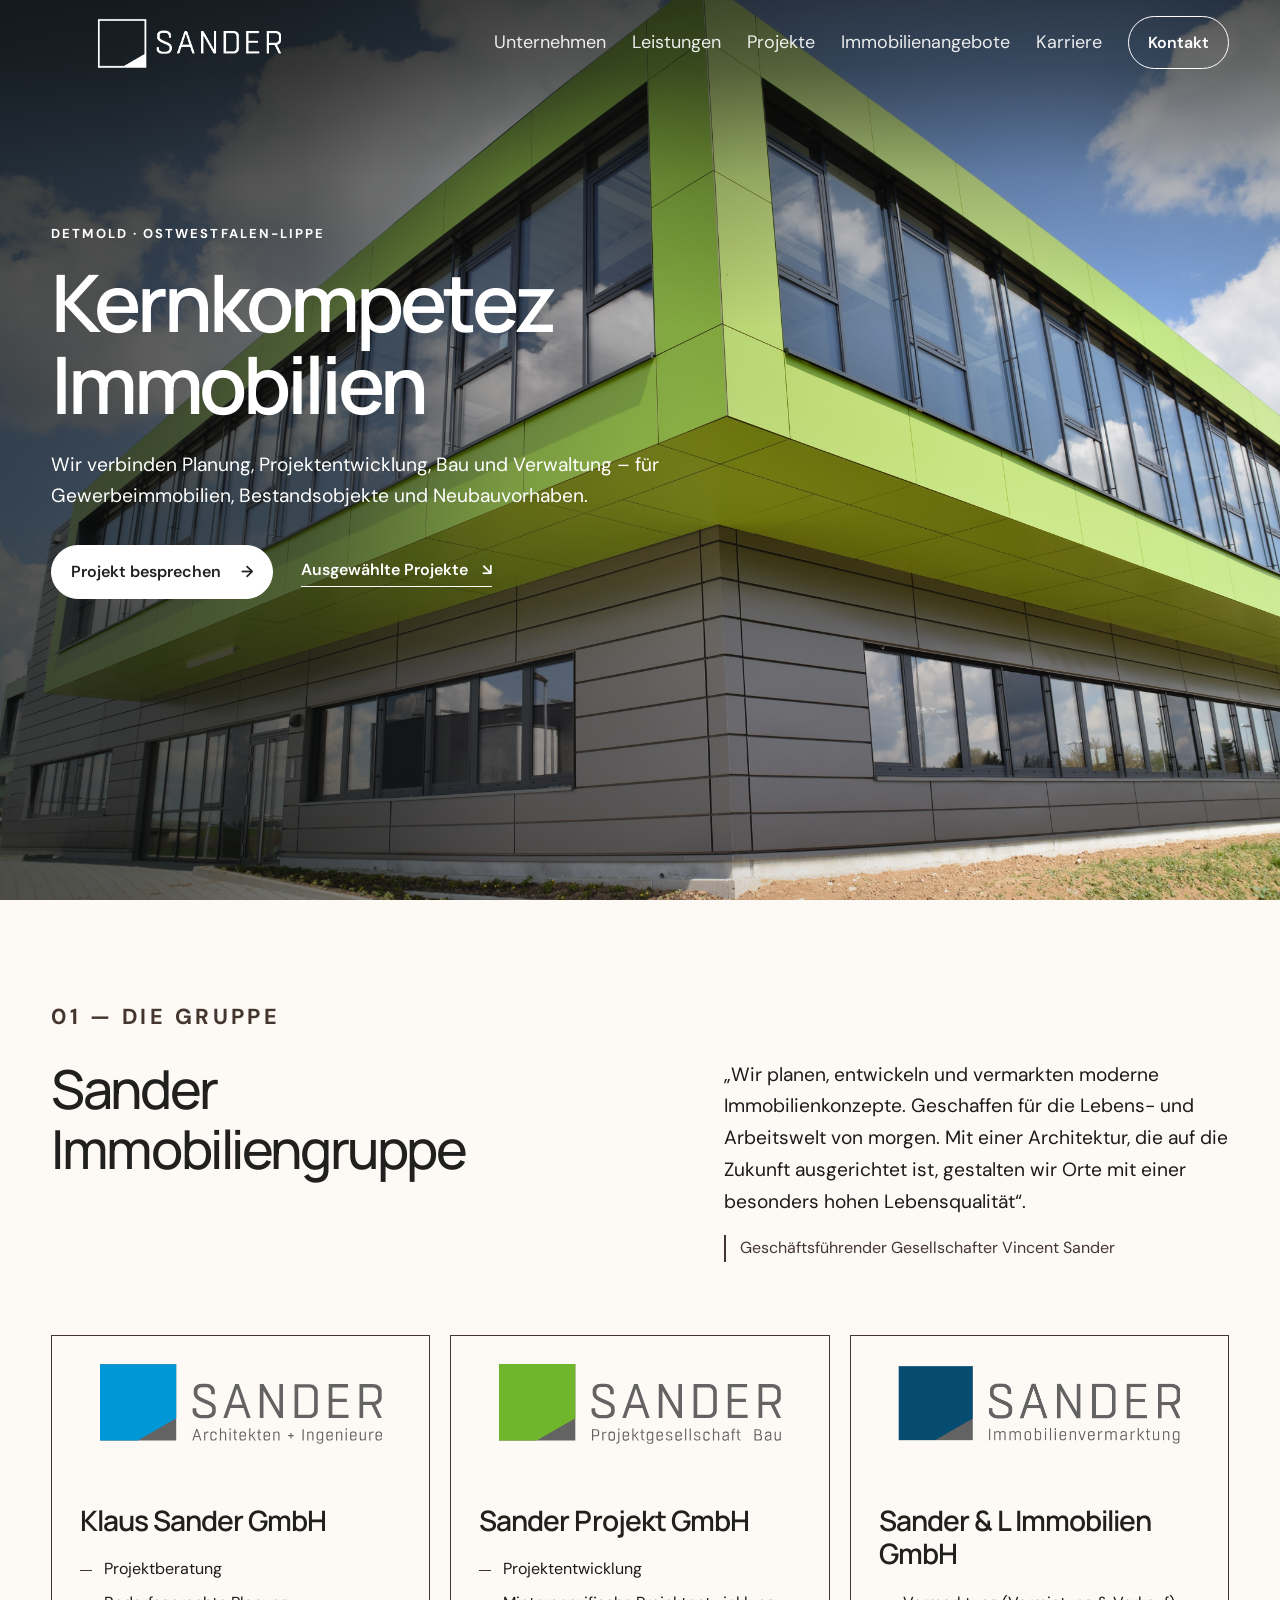
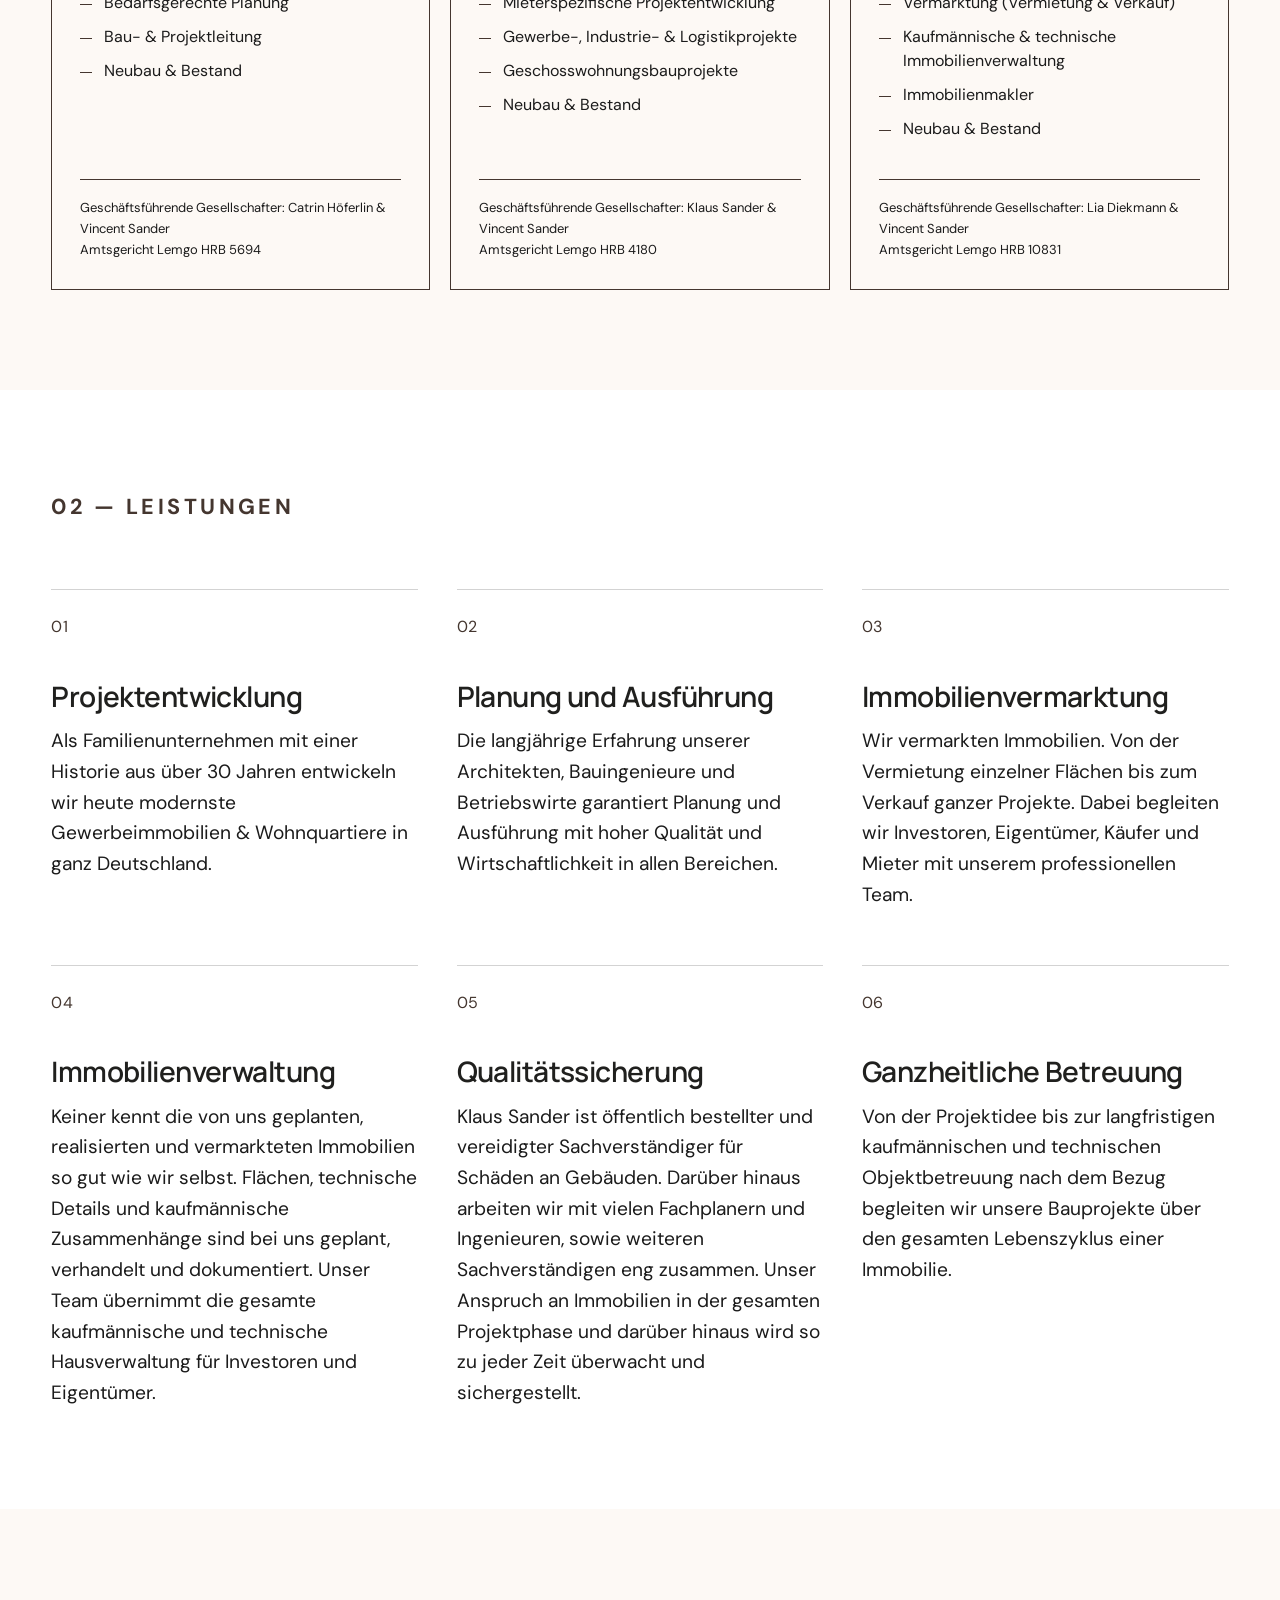
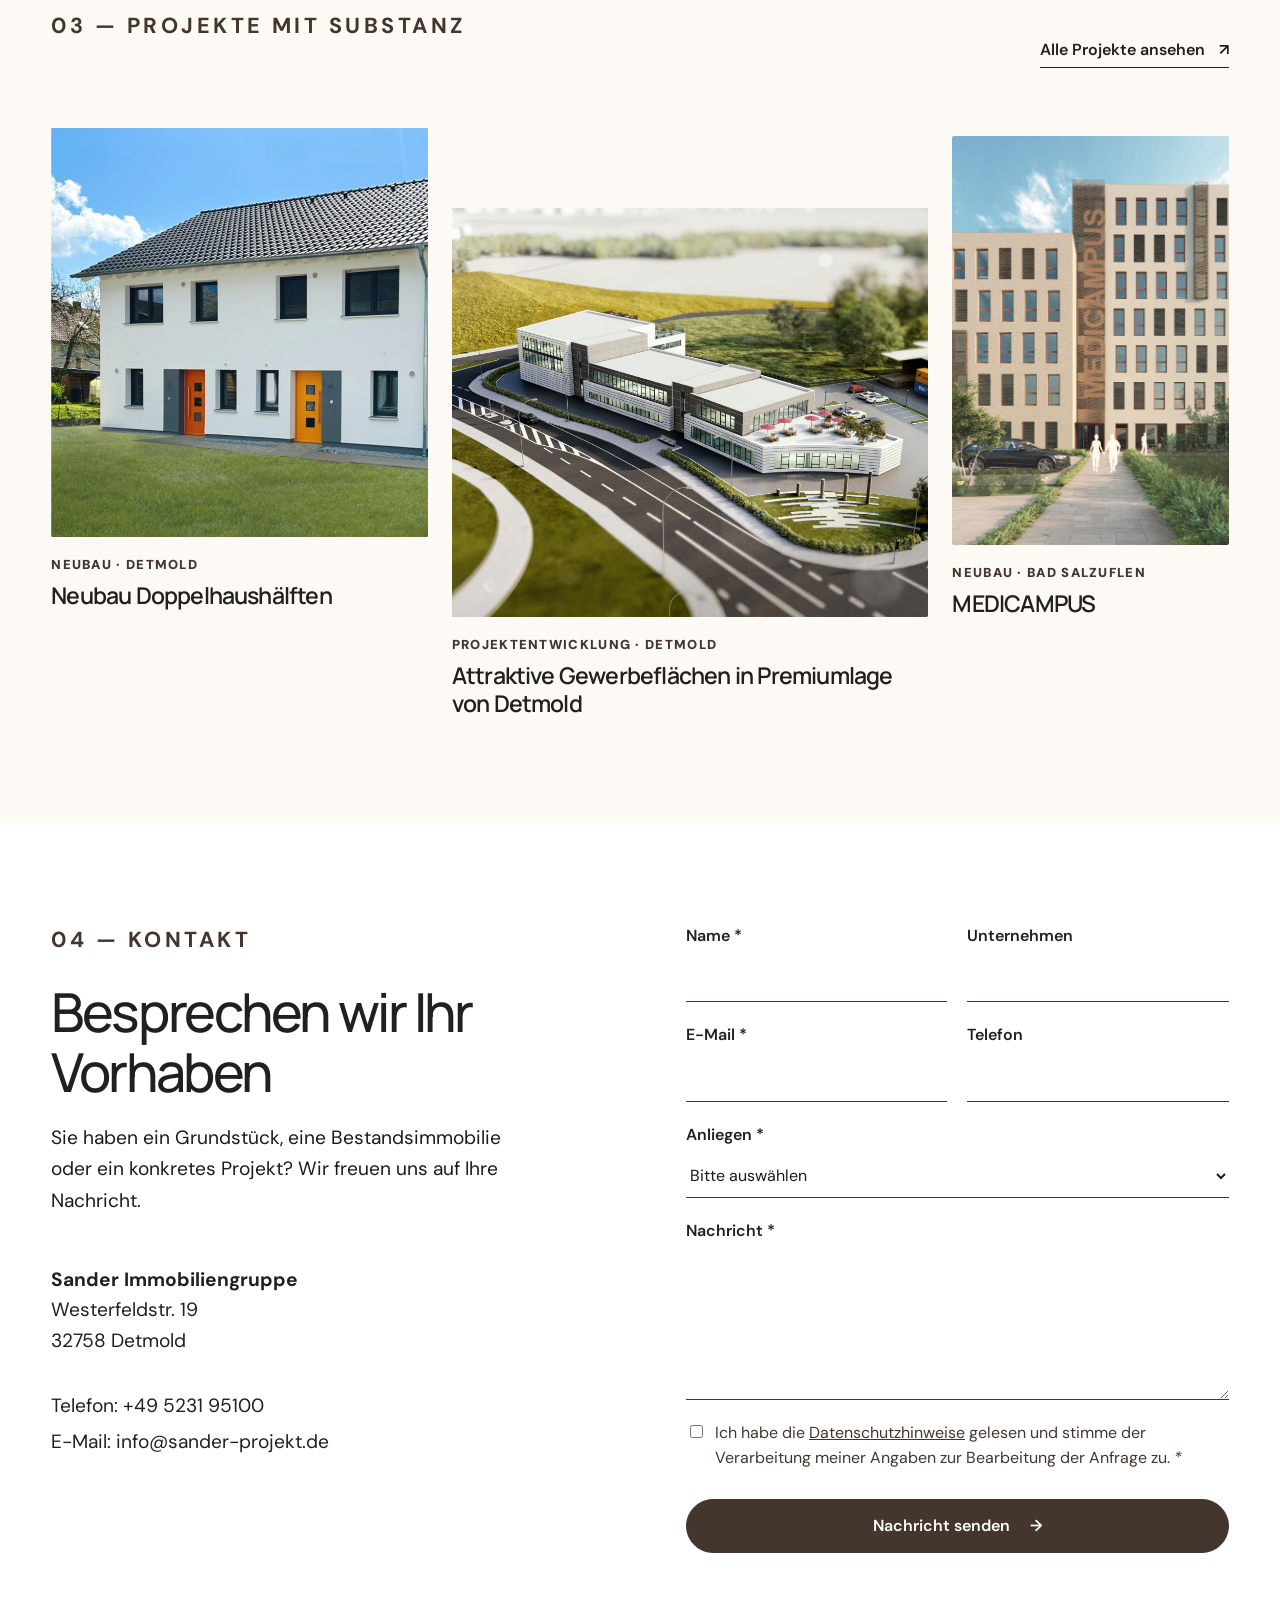
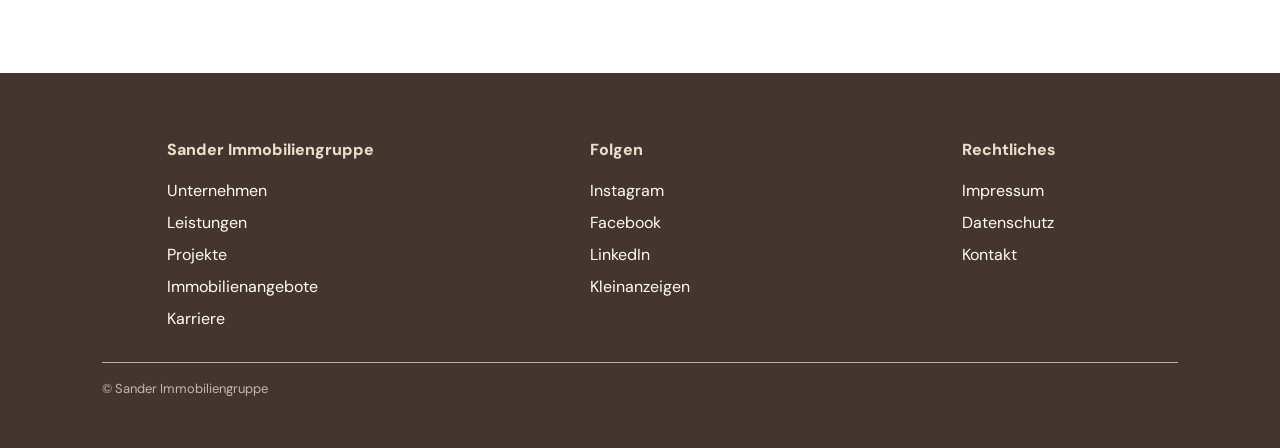
<file: index.html>
<!doctype html>
<html lang="de">
<head>
  <meta charset="utf-8">
  <meta name="viewport" content="width=device-width, initial-scale=1">

  <meta
    name="description"
    content="Sander Immobiliengruppe – Projektplanung, Entwicklung, Bau und Verwaltung aus einer Hand."
  >

  <meta
    property="og:title"
    content="Sander Immobiliengruppe | Projekte ganzheitlich entwickeln"
  >
  <meta
    property="og:description"
    content="Planung, Entwicklung, Bau und Verwaltung für Immobilienprojekte."
  >

  <title>Sander Immobiliengruppe | Projektplanung, Bau &amp; Verwaltung</title>

  <link rel="stylesheet" href="assets/css/styles.css">

  <script type="application/ld+json">
    {
      "@context": "https://schema.org",
      "@type": "Organization",
      "name": "Sander Immobiliengruppe",
      "address": {
        "@type": "PostalAddress",
        "addressLocality": "Detmold",
        "addressCountry": "DE"
      },
      "url": "https://www.sander-projekt.de"
    }
  </script>
</head>

<body>
  <a class="skip-link" href="#main-content">Zum Inhalt springen</a>

  <header class="site-header" data-header>
    <a
      class="brand"
      href="index.html"
      aria-label="Sander Immobiliengruppe – Startseite"
    >
      <img
        src="assets/images/logo_weiß.png"
        alt="Sander Immobiliengruppe"
        class="brand-logo"
    >
    </a>

    <button
      class="menu-toggle"
      type="button"
      aria-expanded="false"
      aria-controls="main-nav"
    >
      Menü <span></span>
    </button>

    <nav
      id="main-nav"
      class="main-nav"
      aria-label="Hauptnavigation"
    >
      <a href="Unternehmen/unternehmen.html">Unternehmen</a>
      <a href="Leistungen/leistungen.html">Leistungen</a>
      <a href="Projekte/projekte.html">Projekte</a>
      <a href="Immobilienangebote/immobilienangebote.html">Immobilienangebote</a>
      <a href="Karriere/karriere.html">Karriere</a>
      <a class="nav-contact" href="#kontakt">Kontakt</a>

    </nav>
  </header>

  <main id="main-content">

    <!-- Hero -->
    <section class="hero" aria-labelledby="hero-title">
      <div class="hero-media">
        <div
          class="hero-image"
          role="img"
          aria-label="Platzhalter für ein hochwertiges Bild eines Sander Immobilienprojekts"
        ></div>
      </div>

      <div class="hero-content container">
        <p class="eyebrow">Detmold · Ostwestfalen-Lippe</p>

        <h1 id="hero-title">
          Kernkompetez<br>
          Immobilien
        </h1>

        <p class="hero-copy">
          Wir verbinden Planung, Projektentwicklung, Bau und Verwaltung –
          für Gewerbeimmobilien, Bestandsobjekte und Neubauvorhaben.
        </p>

        <div class="button-row">
          <a class="button button-primary" href="#kontakt">
            Projekt besprechen <span>→</span>
          </a>

          <a class="text-link" href="#projekte">
            Ausgewählte Projekte <span>↘</span>
          </a>
        </div>
      </div>
    </section>

    <!-- Unternehmen -->
    <section id="unternehmen" class="section introduction container reveal"
    >
      <div class="section-label">01 — Die Gruppe</div>

      <div class="two-col">
        <h2>
          Sander Immobiliengruppe
        </h2>

        <div>
          <p>
            „Wir planen, entwickeln und vermarkten moderne Immobilienkonzepte. 
            Geschaffen für die Lebens- und Arbeitswelt von morgen. Mit einer 
            Architektur, die auf die Zukunft ausgerichtet ist, gestalten wir 
            Orte mit einer besonders hohen Lebensqualität“.
          </p>

          <p class="placeholder-note">
            Geschäftsführender Gesellschafter Vincent Sander
          </p>
        </div>
      </div>

      <div class="firm-cards">
        <article class="firm-card reveal">
          <img class="firm-card__logo" src="../assets/images/sander-architektur.svg" alt="Klaus Sander GmbH" loading="lazy"> 
          <h3>Klaus Sander GmbH</h3>
          <ul class="firm-list">
            <li>Projektberatung</li>
            <li>Bedarfsgerechte Planung</li>
            <li>Bau- &amp; Projektleitung</li>
            <li>Neubau &amp; Bestand</li>
          </ul>
          <p class="firm-card__legal">Geschäftsführende Gesellschafter: Catrin Höferlin &amp; Vincent Sander<br>Amtsgericht Lemgo HRB 5694</p>
        </article>
        <article class="firm-card reveal">
          <img class="firm-card__logo" src="../assets/images/sander-projekt.svg" alt="Sander Projekt GmbH" loading="lazy">
          <h3>Sander Projekt GmbH</h3>
          <ul class="firm-list">
            <li>Projektentwicklung</li>
            <li>Mieterspezifische Projektentwicklung</li>
            <li>Gewerbe-, Industrie- &amp; Logistikprojekte</li>
            <li>Geschosswohnungsbauprojekte</li>
            <li>Neubau &amp; Bestand</li>
          </ul>
          <p class="firm-card__legal">Geschäftsführende Gesellschafter: Klaus Sander &amp; Vincent Sander<br>Amtsgericht Lemgo HRB 4180</p>
        </article>
        <article class="firm-card reveal">
          <img class="firm-card__logo" src="../assets/images/sander-immobilienvermarktung.png" alt="Sander & L Immobilien GmbH" loading="lazy">
          <h3>Sander &amp; L Immobilien GmbH</h3>
          <ul class="firm-list">
            <li>Vermarktung (Vermietung &amp; Verkauf)</li>
            <li>Kaufmännische &amp; technische Immobilienverwaltung</li>
            <li>Immobilienmakler</li>
            <li>Neubau &amp; Bestand</li>
          </ul>
          <p class="firm-card__legal">Geschäftsführende Gesellschafter: Lia Diekmann &amp; Vincent Sander<br>Amtsgericht Lemgo HRB 10831</p>
        </article>
      </div>
    </section>

    <!-- Leistungen -->
    <section id="leistungen" class="section section-muted">
      <div class="container">
        <div class="section-head reveal">
          <div class="section-label">02 — Leistungen</div>
        </div>

        <div class="service-list">
          <article class="service-card reveal">
            <span>01</span>
            <h3>Projektentwicklung</h3>
            <p>
              Als Familienunternehmen mit einer Historie aus über 30 Jahren 
              entwickeln wir heute modernste Gewerbeimmobilien & Wohnquartiere in ganz Deutschland.
            </p>
          </article>

          <article class="service-card reveal">
            <span>02</span>
            <h3>Planung und Ausführung</h3>
            <p>
              Die langjährige Erfahrung unserer Architekten, Bauingenieure und Betriebswirte 
              garantiert Planung und Ausführung mit hoher Qualität und Wirtschaftlichkeit in allen Bereichen.
            </p>
          </article>

          <article class="service-card reveal">
            <span>03</span>
            <h3>Immobilienvermarktung</h3>
            <p>
              Wir vermarkten Immobilien. Von der Vermietung einzelner Flächen bis zum Verkauf ganzer Projekte. 
              Dabei begleiten wir Investoren, Eigentümer, Käufer und Mieter mit unserem professionellen Team.
            </p>
          </article>

          <article class="service-card reveal">
            <span>04</span>
            <h3>Immobilienverwaltung</h3>
            <p>
              Keiner kennt die von uns geplanten, realisierten und vermarkteten Immobilien 
              so gut wie wir selbst. Flächen, technische Details und kaufmännische Zusammenhänge 
              sind bei uns geplant, verhandelt und dokumentiert. Unser Team übernimmt die gesamte 
              kaufmännische und technische Hausverwaltung für Investoren und Eigentümer.
            </p>
          </article>

          <article class="service-card reveal">
            <span>05</span>
            <h3>Qualitätssicherung</h3>
            <p>
             Klaus Sander ist öffentlich bestellter und vereidigter Sachverständiger für Schäden an Gebäuden. 
             Darüber hinaus arbeiten wir mit vielen Fachplanern und Ingenieuren, sowie weiteren Sachverständigen 
             eng zusammen. Unser Anspruch an Immobilien in der gesamten Projektphase und darüber hinaus 
             wird so zu jeder Zeit überwacht und sichergestellt.
            </p>
          </article>

          <article class="service-card reveal">
            <span>06</span>
            <h3>Ganzheitliche Betreuung</h3>
            <p>
              Von der Projektidee bis zur langfristigen kaufmännischen und technischen Objektbetreuung 
              nach dem Bezug begleiten wir unsere Bauprojekte über den gesamten Lebenszyklus einer Immobilie.
            </p>
          </article>
        </div>
      </div>
    </section>

    <!-- Projekte -->
    <section id="projekte" class="section container">
      <div class="section-head split reveal">
        <div>
          <div class="section-label">03 — Projekte mit Substanz</div>
        </div>

        <a class="text-link" href="Projekte/projekte.html">
          Alle Projekte ansehen <span>↗</span>
        </a>
      </div>

      <div
        id="projects-grid"
        class="project-grid"
        aria-live="polite"
      ></div>

    </section>

    <!-- Kontakt -->
    <section id="kontakt" class="contact section-dark">
      <div class="container contact-grid">
        <div class="contact-copy">
          <div class="section-label">04 — Kontakt</div>

          <h2>Besprechen wir Ihr Vorhaben</h2>

          <p>
            Sie haben ein Grundstück, eine Bestandsimmobilie oder ein
            konkretes Projekt? Wir freuen uns auf Ihre Nachricht.
          </p>

          <address>
            <strong>Sander Immobiliengruppe</strong><br>
            Westerfeldstr. 19<br>
            32758 Detmold<br><br>

            <a href="tel:[HIER-TELEFON]">Telefon: +49 5231 95100</a><br>
            <a href="mailto:[HIER-E-MAIL]">E-Mail: info@sander-projekt.de</a>
          </address>
        </div>

        <form id="contact-form" class="contact-form" novalidate>
          <div class="field">
            <label for="name">
              Name <span aria-hidden="true">*</span>
            </label>
            <input
              id="name"
              name="name"
              autocomplete="name"
              required
            >
          </div>

          <div class="field">
            <label for="company">Unternehmen</label>
            <input
              id="company"
              name="company"
              autocomplete="organization"
            >
          </div>

          <div class="field">
            <label for="email">
              E-Mail <span aria-hidden="true">*</span>
            </label>
            <input
              id="email"
              name="email"
              type="email"
              autocomplete="email"
              required
            >
          </div>

          <div class="field">
            <label for="phone">Telefon</label>
            <input
              id="phone"
              name="phone"
              type="tel"
              autocomplete="tel"
            >
          </div>

          <div class="field field-full">
            <label for="subject">
              Anliegen <span aria-hidden="true">*</span>
            </label>

            <select id="subject" name="subject" required>
              <option value="">Bitte auswählen</option>
              <option>Projektanfrage</option>
              <option>Bestandsimmobilie</option>
              <option>Neubauvorhaben</option>
              <option>Karriere</option>
              <option>Sonstiges</option>
            </select>
          </div>

          <div class="field field-full">
            <label for="message">
              Nachricht <span aria-hidden="true">*</span>
            </label>
            <textarea
              id="message"
              name="message"
              rows="5"
              required
            ></textarea>
          </div>

          <label class="consent field-full">
            <input id="privacy" type="checkbox" required>
            <span>
              Ich habe die
              <a href="datenschutz.html">Datenschutzhinweise</a>
              gelesen und stimme der Verarbeitung meiner Angaben zur
              Bearbeitung der Anfrage zu. <i>*</i>
            </span>
          </label>

          <button
            class="button button-peach field-full"
            type="submit"
          >
            Nachricht senden <span>→</span>
          </button>

          <p
            class="form-status field-full"
            id="form-status"
            aria-live="polite"
          ></p>
        </form>
      </div>
    </section>
  </main>

  <!-- Footer -->
  <footer class="site-footer">
    <div class="container footer-grid">

      <div>
        <p class="footer-label">Sander Immobiliengruppe</p>
        <a id="Unternehmen" href="Unternehmen/unternehmen.html">Unternehmen</a>
        <a id="Leistungen" href="Leistungen/leistungen.html">Leistungen</a>
        <a id="Projekte" href="Projekte/projekte.html">Projekte</a>
        <a id="Immobilienagebote" href="Immobilienangebote/immobilienangebote.html">Immobilienangebote</a>
        <a id="Karriere" href="Karriere/karriere.html">Karriere</a>
      </div>

      <div>
        <p class="footer-label">Folgen</p>
        <a href="[INSTAGRAM-URL]" rel="noopener noreferrer">Instagram</a>
        <a href="[TIKTOK-URL]" rel="noopener noreferrer">Facebook</a></a>
        <a href="[TIKTOK-URL]" rel="noopener noreferrer">LinkedIn</a>
        <a href="[TIKTOK-URL]" rel="noopener noreferrer">Kleinanzeigen</a>
      </div>

      <div>
        <p class="footer-label">Rechtliches</p>
        <a id="impressum" href="impressum.html">Impressum</a>
        <a id="datenschutz" href="datenschutz.html">Datenschutz</a>
        <a id="Kontakt" href="kontakt.html">Kontakt</a>
      </div>

      <p class="copyright">
        © <span data-year></span> Sander Immobiliengruppe
      </p>
    </div>
  </footer>

  <script src="assets/js/projects-data.js"></script>
  <script src="assets/js/jobs-data.js"></script>
  <script src="assets/js/main.js"></script>
</body>
</html>
</file>
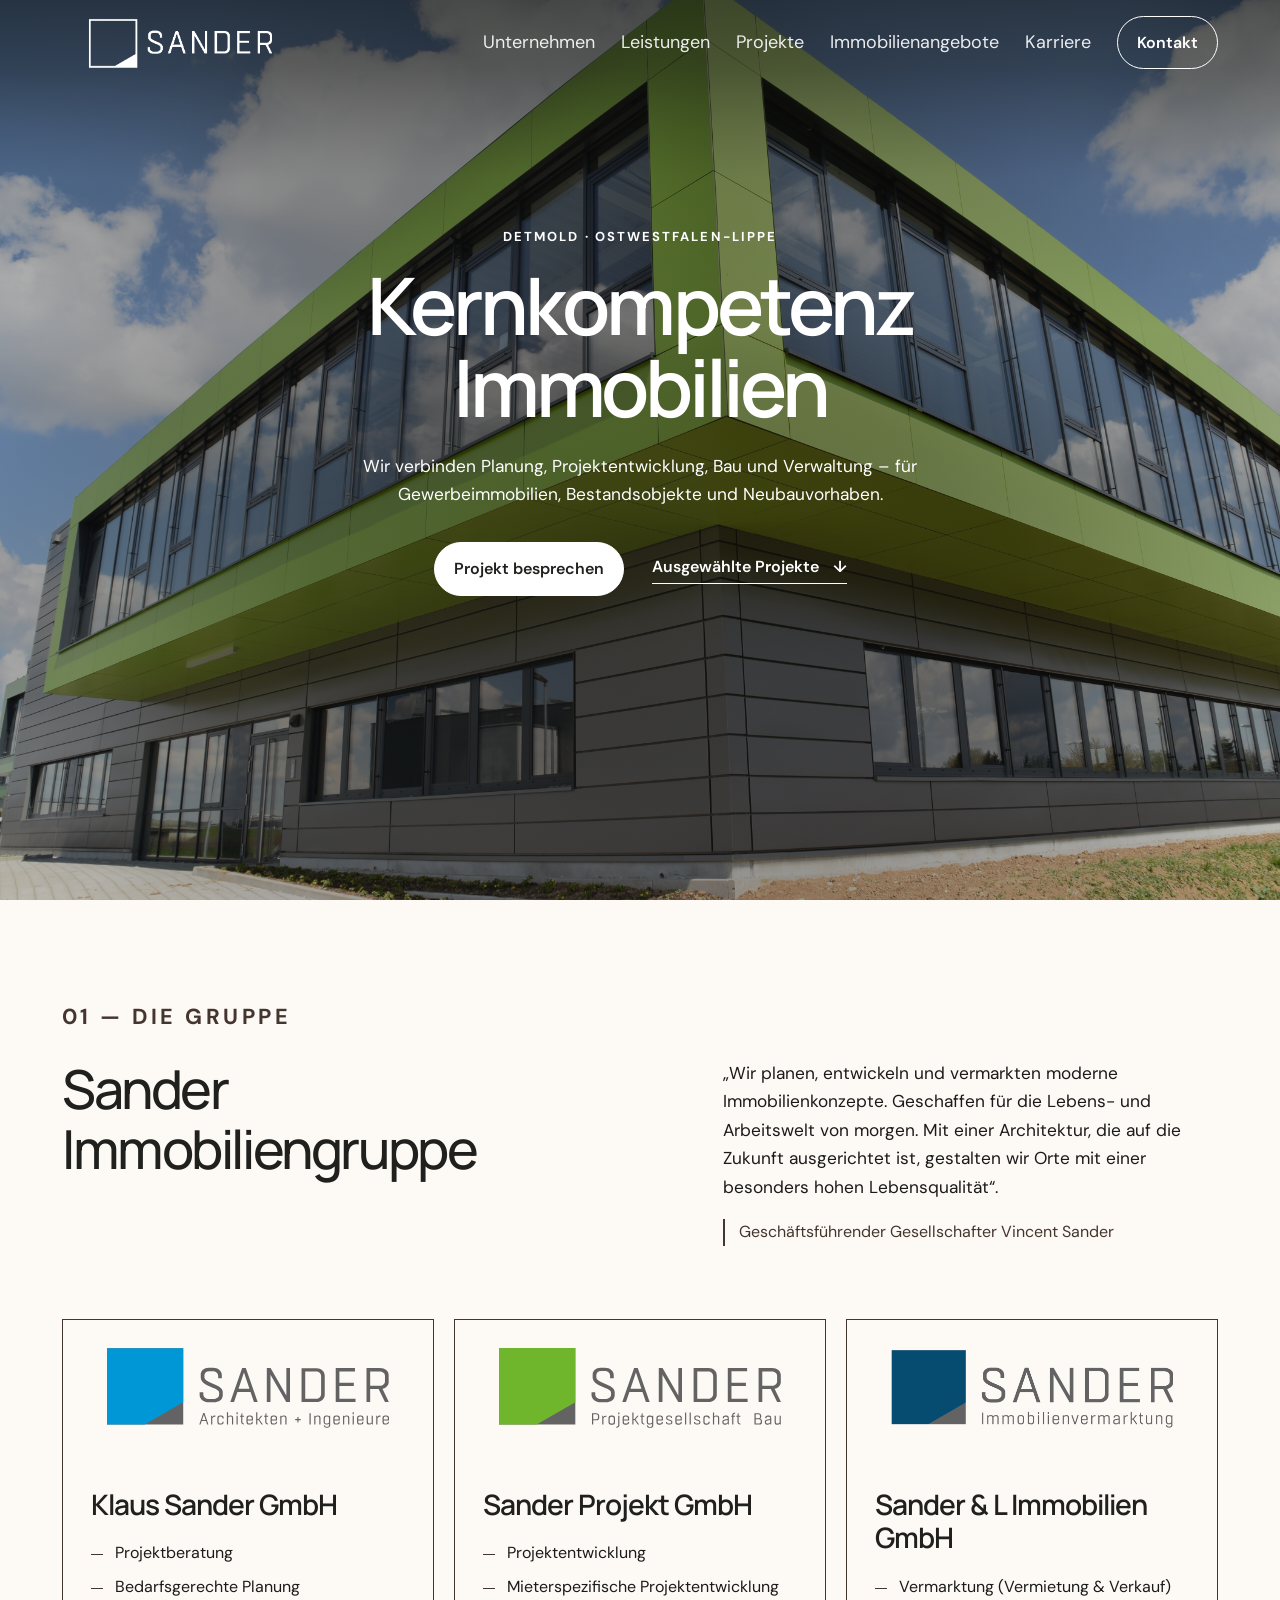
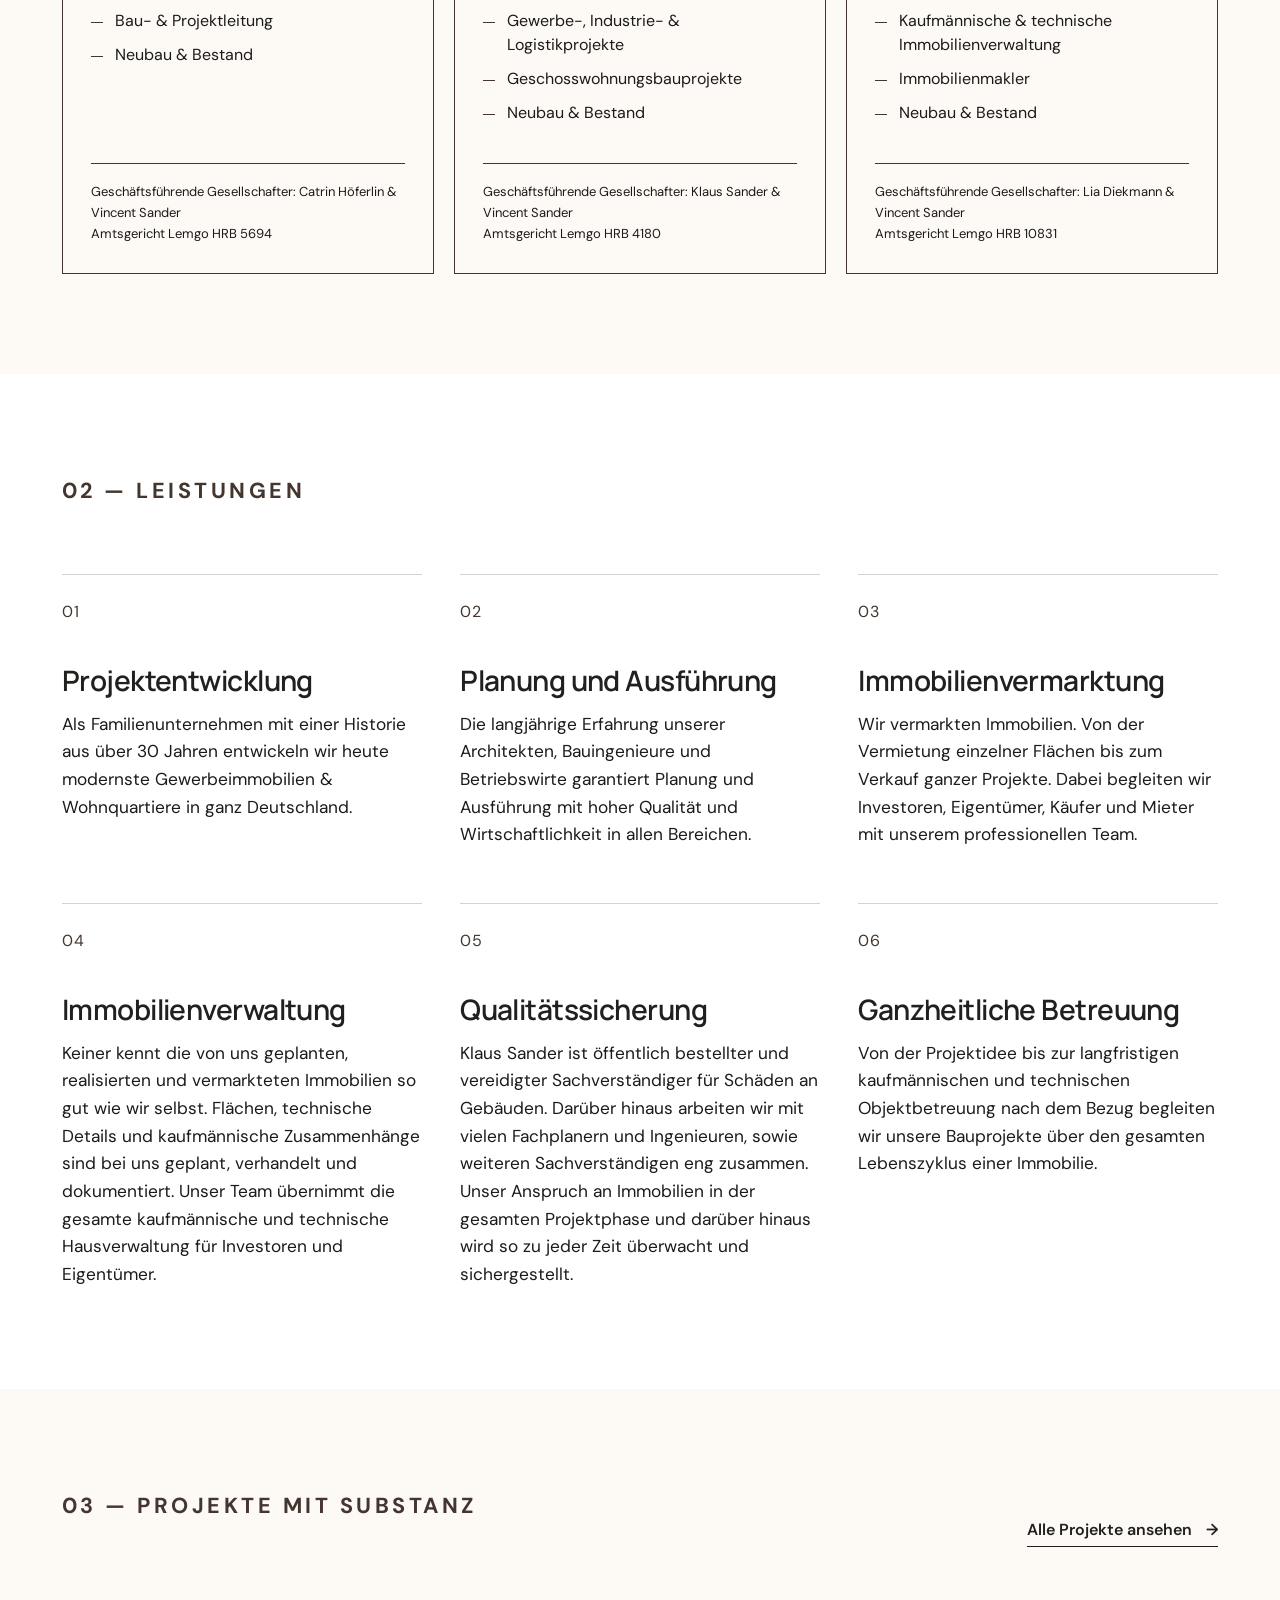
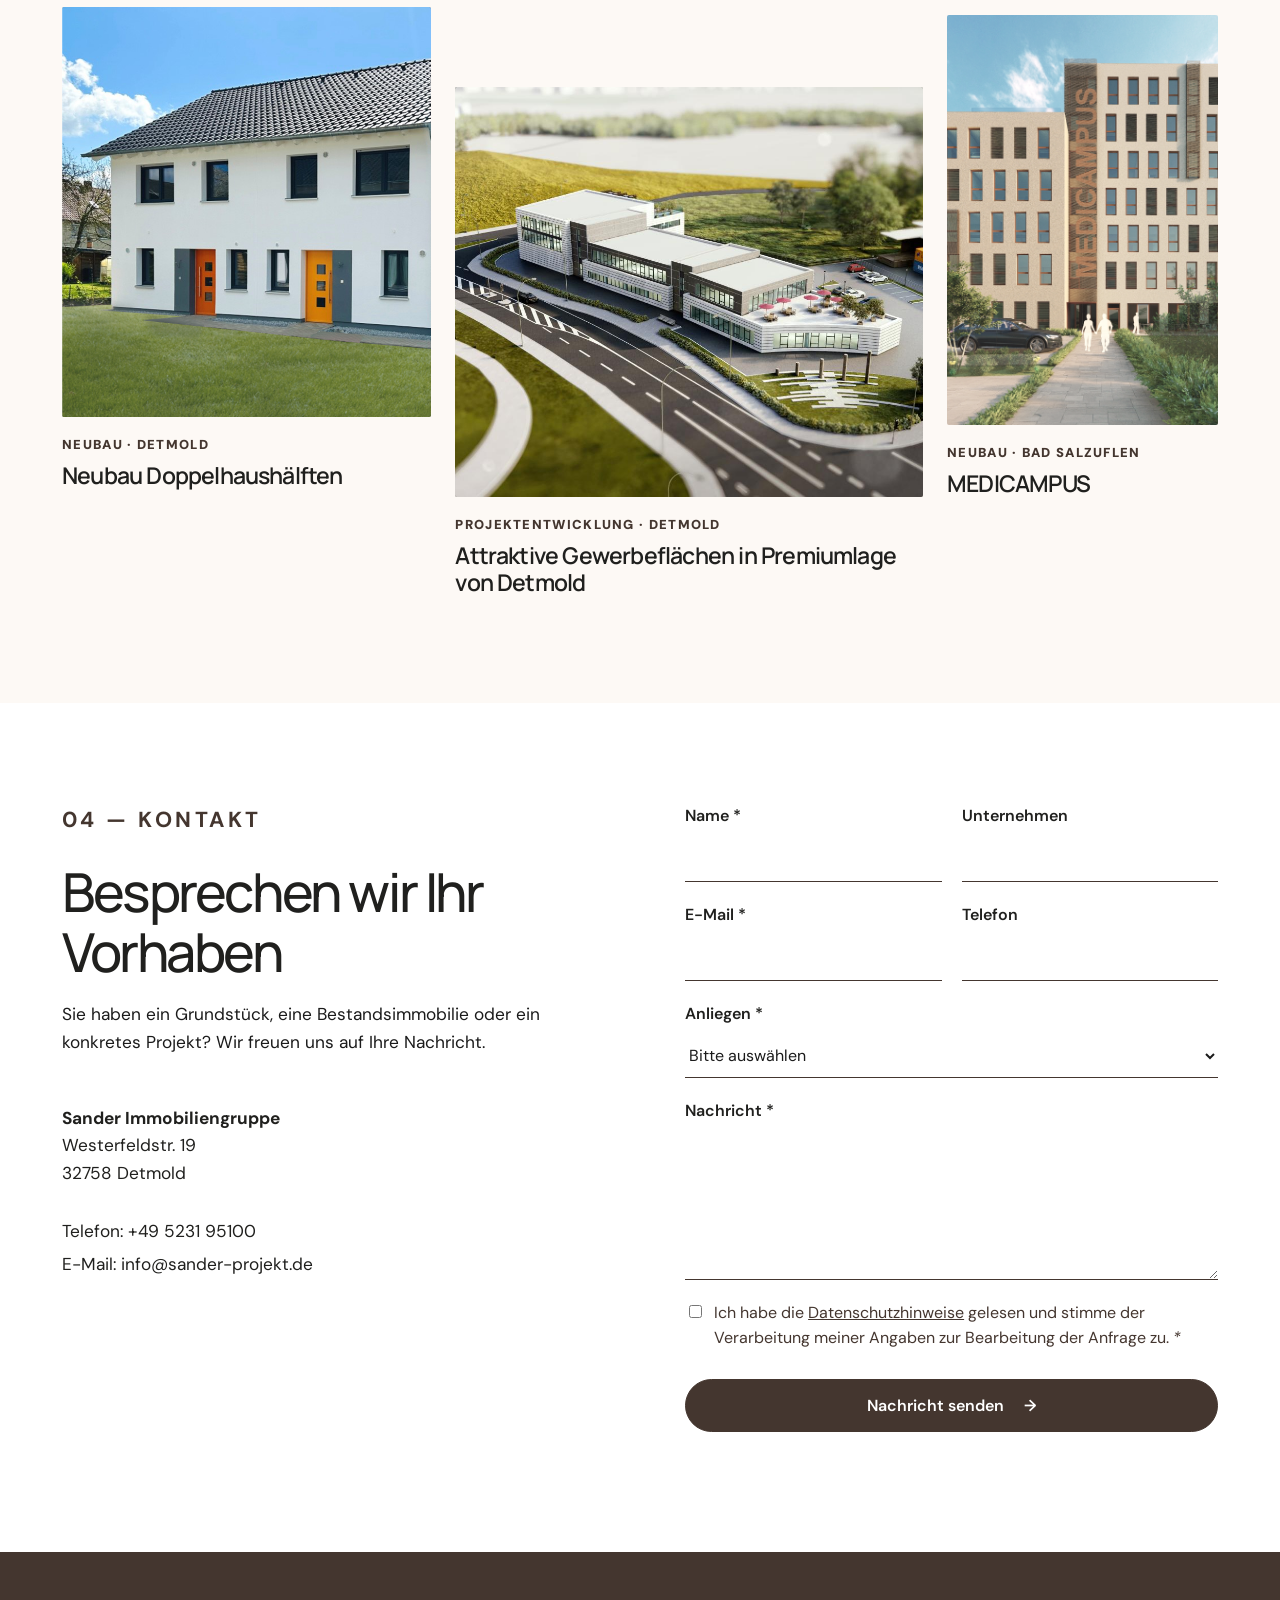
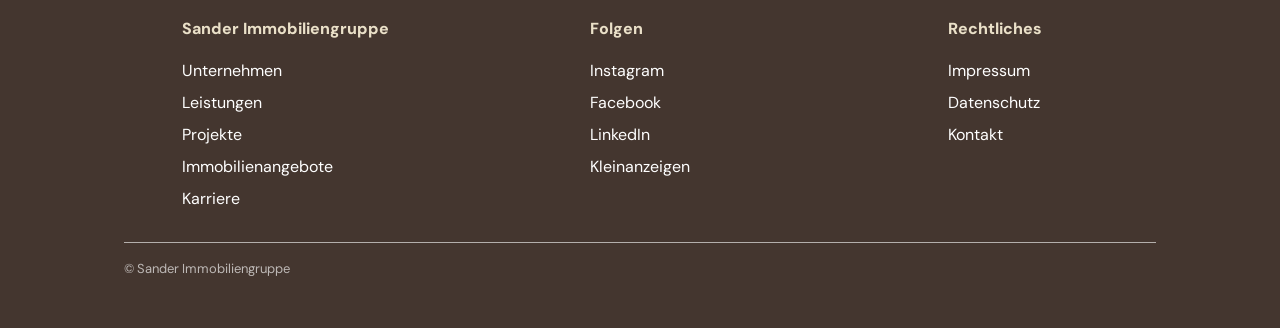
<file: public/index.html>
<!doctype html>
<html lang="de">
<head>
  <meta charset="utf-8">
  <meta name="viewport" content="width=device-width, initial-scale=1">

  <meta
    name="description"
    content="Sander Immobiliengruppe – Projektplanung, Entwicklung, Bau und Verwaltung aus einer Hand."
  >

  <meta
    property="og:title"
    content="Sander Immobiliengruppe | Projekte ganzheitlich entwickeln"
  >
  <meta
    property="og:description"
    content="Planung, Entwicklung, Bau und Verwaltung für Immobilienprojekte."
  >

  <title>Sander Immobiliengruppe | Projektplanung, Bau &amp; Verwaltung</title>

  <link rel="stylesheet" href="assets/css/styles.css">

  <script type="application/ld+json">
    {
      "@context": "https://schema.org",
      "@type": "Organization",
      "name": "Sander Immobiliengruppe",
      "address": {
        "@type": "PostalAddress",
        "addressLocality": "Detmold",
        "addressCountry": "DE"
      },
      "url": "https://www.sander-projekt.de"
    }
  </script>
</head>

<body>
  <a class="skip-link" href="#main-content">Zum Inhalt springen</a>

  <header class="site-header" data-header>
    <a
      class="brand"
      href="index.html"
      aria-label="Sander Immobiliengruppe – Startseite"
    >
      <img
        src="assets/images/logo_weiß.png"
        alt="Sander Immobiliengruppe"
        class="brand-logo"
    >
    </a>

    <button
      class="menu-toggle"
      type="button"
      aria-expanded="false"
      aria-controls="main-nav"
    >
      Menü <span></span>
    </button>

    <nav
      id="main-nav"
      class="main-nav"
      aria-label="Hauptnavigation"
    >
      <a href="Unternehmen/unternehmen.html">Unternehmen</a>
      <a href="Leistungen/leistungen.html">Leistungen</a>
      <a href="Projekte/projekte.html">Projekte</a>
      <a href="Immobilienangebote/immobilienangebote.html">Immobilienangebote</a>
      <a href="Karriere/karriere.html">Karriere</a>
      <a class="nav-contact" href="#kontakt">Kontakt</a>

    </nav>
  </header>

  <main id="main-content">

    <!-- Hero -->
    <section class="hero" aria-labelledby="hero-title">
      <div class="hero-media">
        <div
          class="hero-image"
          role="img"
          aria-label="Platzhalter für ein hochwertiges Bild eines Sander Immobilienprojekts"
        ></div>
      </div>

      <div class="hero-content container">
        <p class="eyebrow">Detmold · Ostwestfalen-Lippe</p>

        <h1 id="hero-title">
          Kernkompetenz<br>
          Immobilien
        </h1>

        <p class="hero-copy">
          Wir verbinden Planung, Projektentwicklung, Bau und Verwaltung –
          für Gewerbeimmobilien, Bestandsobjekte und Neubauvorhaben.
        </p>

        <div class="button-row">
          <a class="button button-primary" href="#kontakt">
            Projekt besprechen
          </a>

          <a class="text-link" href="#projekte">
            Ausgewählte Projekte <span>↓</span></a>
        </div>
      </div>
    </section>

    <!-- Unternehmen -->
    <section id="unternehmen" class="section introduction container reveal"
    >
      <div class="section-label">01 — Die Gruppe</div>

      <div class="two-col">
        <h2>
          Sander Immobiliengruppe
        </h2>

        <div>
          <p>
            „Wir planen, entwickeln und vermarkten moderne Immobilienkonzepte. 
            Geschaffen für die Lebens- und Arbeitswelt von morgen. Mit einer 
            Architektur, die auf die Zukunft ausgerichtet ist, gestalten wir 
            Orte mit einer besonders hohen Lebensqualität“.
          </p>

          <p class="placeholder-note">
            Geschäftsführender Gesellschafter Vincent Sander
          </p>
        </div>
      </div>

      <div class="firm-cards">
        <article class="firm-card reveal">
          <img class="firm-card__logo" src="../assets/images/sander-architektur.svg" alt="Klaus Sander GmbH" loading="lazy"> 
          <h3>Klaus Sander GmbH</h3>
          <ul class="firm-list">
            <li>Projektberatung</li>
            <li>Bedarfsgerechte Planung</li>
            <li>Bau- &amp; Projektleitung</li>
            <li>Neubau &amp; Bestand</li>
          </ul>
          <p class="firm-card__legal">Geschäftsführende Gesellschafter: Catrin Höferlin &amp; Vincent Sander<br>Amtsgericht Lemgo HRB 5694</p>
        </article>
        <article class="firm-card reveal">
          <img class="firm-card__logo" src="../assets/images/sander-projekt.svg" alt="Sander Projekt GmbH" loading="lazy">
          <h3>Sander Projekt GmbH</h3>
          <ul class="firm-list">
            <li>Projektentwicklung</li>
            <li>Mieterspezifische Projektentwicklung</li>
            <li>Gewerbe-, Industrie- &amp; Logistikprojekte</li>
            <li>Geschosswohnungsbauprojekte</li>
            <li>Neubau &amp; Bestand</li>
          </ul>
          <p class="firm-card__legal">Geschäftsführende Gesellschafter: Klaus Sander &amp; Vincent Sander<br>Amtsgericht Lemgo HRB 4180</p>
        </article>
        <article class="firm-card reveal">
          <img class="firm-card__logo" src="../assets/images/sander-immobilienvermarktung.png" alt="Sander & L Immobilien GmbH" loading="lazy">
          <h3>Sander &amp; L Immobilien GmbH</h3>
          <ul class="firm-list">
            <li>Vermarktung (Vermietung &amp; Verkauf)</li>
            <li>Kaufmännische &amp; technische Immobilienverwaltung</li>
            <li>Immobilienmakler</li>
            <li>Neubau &amp; Bestand</li>
          </ul>
          <p class="firm-card__legal">Geschäftsführende Gesellschafter: Lia Diekmann &amp; Vincent Sander<br>Amtsgericht Lemgo HRB 10831</p>
        </article>
      </div>
    </section>

    <!-- Leistungen -->
    <section id="leistungen" class="section section-muted">
      <div class="container">
        <div class="section-head reveal">
          <div class="section-label">02 — Leistungen</div>
        </div>

        <div class="service-list">
          <article class="service-card reveal">
            <span>01</span>
            <h3>Projektentwicklung</h3>
            <p>
              Als Familienunternehmen mit einer Historie aus über 30 Jahren 
              entwickeln wir heute modernste Gewerbeimmobilien & Wohnquartiere in ganz Deutschland.
            </p>
          </article>

          <article class="service-card reveal">
            <span>02</span>
            <h3>Planung und Ausführung</h3>
            <p>
              Die langjährige Erfahrung unserer Architekten, Bauingenieure und Betriebswirte 
              garantiert Planung und Ausführung mit hoher Qualität und Wirtschaftlichkeit in allen Bereichen.
            </p>
          </article>

          <article class="service-card reveal">
            <span>03</span>
            <h3>Immobilienvermarktung</h3>
            <p>
              Wir vermarkten Immobilien. Von der Vermietung einzelner Flächen bis zum Verkauf ganzer Projekte. 
              Dabei begleiten wir Investoren, Eigentümer, Käufer und Mieter mit unserem professionellen Team.
            </p>
          </article>

          <article class="service-card reveal">
            <span>04</span>
            <h3>Immobilienverwaltung</h3>
            <p>
              Keiner kennt die von uns geplanten, realisierten und vermarkteten Immobilien 
              so gut wie wir selbst. Flächen, technische Details und kaufmännische Zusammenhänge 
              sind bei uns geplant, verhandelt und dokumentiert. Unser Team übernimmt die gesamte 
              kaufmännische und technische Hausverwaltung für Investoren und Eigentümer.
            </p>
          </article>

          <article class="service-card reveal">
            <span>05</span>
            <h3>Qualitätssicherung</h3>
            <p>
             Klaus Sander ist öffentlich bestellter und vereidigter Sachverständiger für Schäden an Gebäuden. 
             Darüber hinaus arbeiten wir mit vielen Fachplanern und Ingenieuren, sowie weiteren Sachverständigen 
             eng zusammen. Unser Anspruch an Immobilien in der gesamten Projektphase und darüber hinaus 
             wird so zu jeder Zeit überwacht und sichergestellt.
            </p>
          </article>

          <article class="service-card reveal">
            <span>06</span>
            <h3>Ganzheitliche Betreuung</h3>
            <p>
              Von der Projektidee bis zur langfristigen kaufmännischen und technischen Objektbetreuung 
              nach dem Bezug begleiten wir unsere Bauprojekte über den gesamten Lebenszyklus einer Immobilie.
            </p>
          </article>
        </div>
      </div>
    </section>

    <!-- Projekte -->
    <section id="projekte" class="section container">
      <div class="section-head split reveal">
        <div>
          <div class="section-label">03 — Projekte mit Substanz</div>
        </div>

        <a class="text-link" href="Projekte/projekte.html">
          Alle Projekte ansehen <span>→</span>
        </a>
      </div>

      <div
        id="projects-grid"
        class="project-grid"
        aria-live="polite"
      ></div>

    </section>

    <!-- Kontakt -->
    <section id="kontakt" class="contact section-dark">
      <div class="container contact-grid">
        <div class="contact-copy">
          <div class="section-label">04 — Kontakt</div>

          <h2>Besprechen wir Ihr Vorhaben</h2>

          <p>
            Sie haben ein Grundstück, eine Bestandsimmobilie oder ein
            konkretes Projekt? Wir freuen uns auf Ihre Nachricht.
          </p>

          <address>
            <strong>Sander Immobiliengruppe</strong><br>
            Westerfeldstr. 19<br>
            32758 Detmold<br><br>

            <a href="tel:[HIER-TELEFON]">Telefon: +49 5231 95100</a><br>
            <a href="mailto:[HIER-E-MAIL]">E-Mail: info@sander-projekt.de</a>
          </address>
        </div>

        <form id="contact-form" class="contact-form" novalidate>
          <div class="field">
            <label for="name">
              Name <span aria-hidden="true">*</span>
            </label>
            <input
              id="name"
              name="name"
              autocomplete="name"
              required
            >
          </div>

          <div class="field">
            <label for="company">Unternehmen</label>
            <input
              id="company"
              name="company"
              autocomplete="organization"
            >
          </div>

          <div class="field">
            <label for="email">
              E-Mail <span aria-hidden="true">*</span>
            </label>
            <input
              id="email"
              name="email"
              type="email"
              autocomplete="email"
              required
            >
          </div>

          <div class="field">
            <label for="phone">Telefon</label>
            <input
              id="phone"
              name="phone"
              type="tel"
              autocomplete="tel"
            >
          </div>

          <div class="field field-full">
            <label for="subject">
              Anliegen <span aria-hidden="true">*</span>
            </label>

            <select id="subject" name="subject" required>
              <option value="">Bitte auswählen</option>
              <option>Projektanfrage</option>
              <option>Bestandsimmobilie</option>
              <option>Neubauvorhaben</option>
              <option>Karriere</option>
              <option>Sonstiges</option>
            </select>
          </div>

          <div class="field field-full">
            <label for="message">
              Nachricht <span aria-hidden="true">*</span>
            </label>
            <textarea
              id="message"
              name="message"
              rows="5"
              required
            ></textarea>
          </div>

          <label class="consent field-full">
            <input id="privacy" type="checkbox" required>
            <span>
              Ich habe die
              <a href="datenschutz.html">Datenschutzhinweise</a>
              gelesen und stimme der Verarbeitung meiner Angaben zur
              Bearbeitung der Anfrage zu. <i>*</i>
            </span>
          </label>

          <button
            class="button button-peach field-full"
            type="submit"
          >
            Nachricht senden <span>→</span>
          </button>

          <p
            class="form-status field-full"
            id="form-status"
            aria-live="polite"
          ></p>
        </form>
      </div>
    </section>
  </main>

  <!-- Footer -->
  <footer class="site-footer">
    <div class="container footer-grid">

      <div>
        <p class="footer-label">Sander Immobiliengruppe</p>
        <a id="Unternehmen" href="Unternehmen/unternehmen.html">Unternehmen</a>
        <a id="Leistungen" href="Leistungen/leistungen.html">Leistungen</a>
        <a id="Projekte" href="Projekte/projekte.html">Projekte</a>
        <a id="Immobilienagebote" href="Immobilienangebote/immobilienangebote.html">Immobilienangebote</a>
        <a id="Karriere" href="Karriere/karriere.html">Karriere</a>
      </div>

      <div>
        <p class="footer-label">Folgen</p>
        <a href="[INSTAGRAM-URL]" rel="noopener noreferrer">Instagram</a>
        <a href="[TIKTOK-URL]" rel="noopener noreferrer">Facebook</a></a>
        <a href="[TIKTOK-URL]" rel="noopener noreferrer">LinkedIn</a>
        <a href="[TIKTOK-URL]" rel="noopener noreferrer">Kleinanzeigen</a>
      </div>

      <div>
        <p class="footer-label">Rechtliches</p>
        <a id="impressum" href="impressum.html">Impressum</a>
        <a id="datenschutz" href="datenschutz.html">Datenschutz</a>
        <a id="Kontakt" href="kontakt.html">Kontakt</a>
      </div>

      <p class="copyright">
        © <span data-year></span> Sander Immobiliengruppe
      </p>
    </div>
  </footer>

  <script src="assets/js/projects-data.js"></script>
  <script src="assets/js/jobs-data.js"></script>
  <script src="assets/js/main.js"></script>
</body>
</html>
</file>
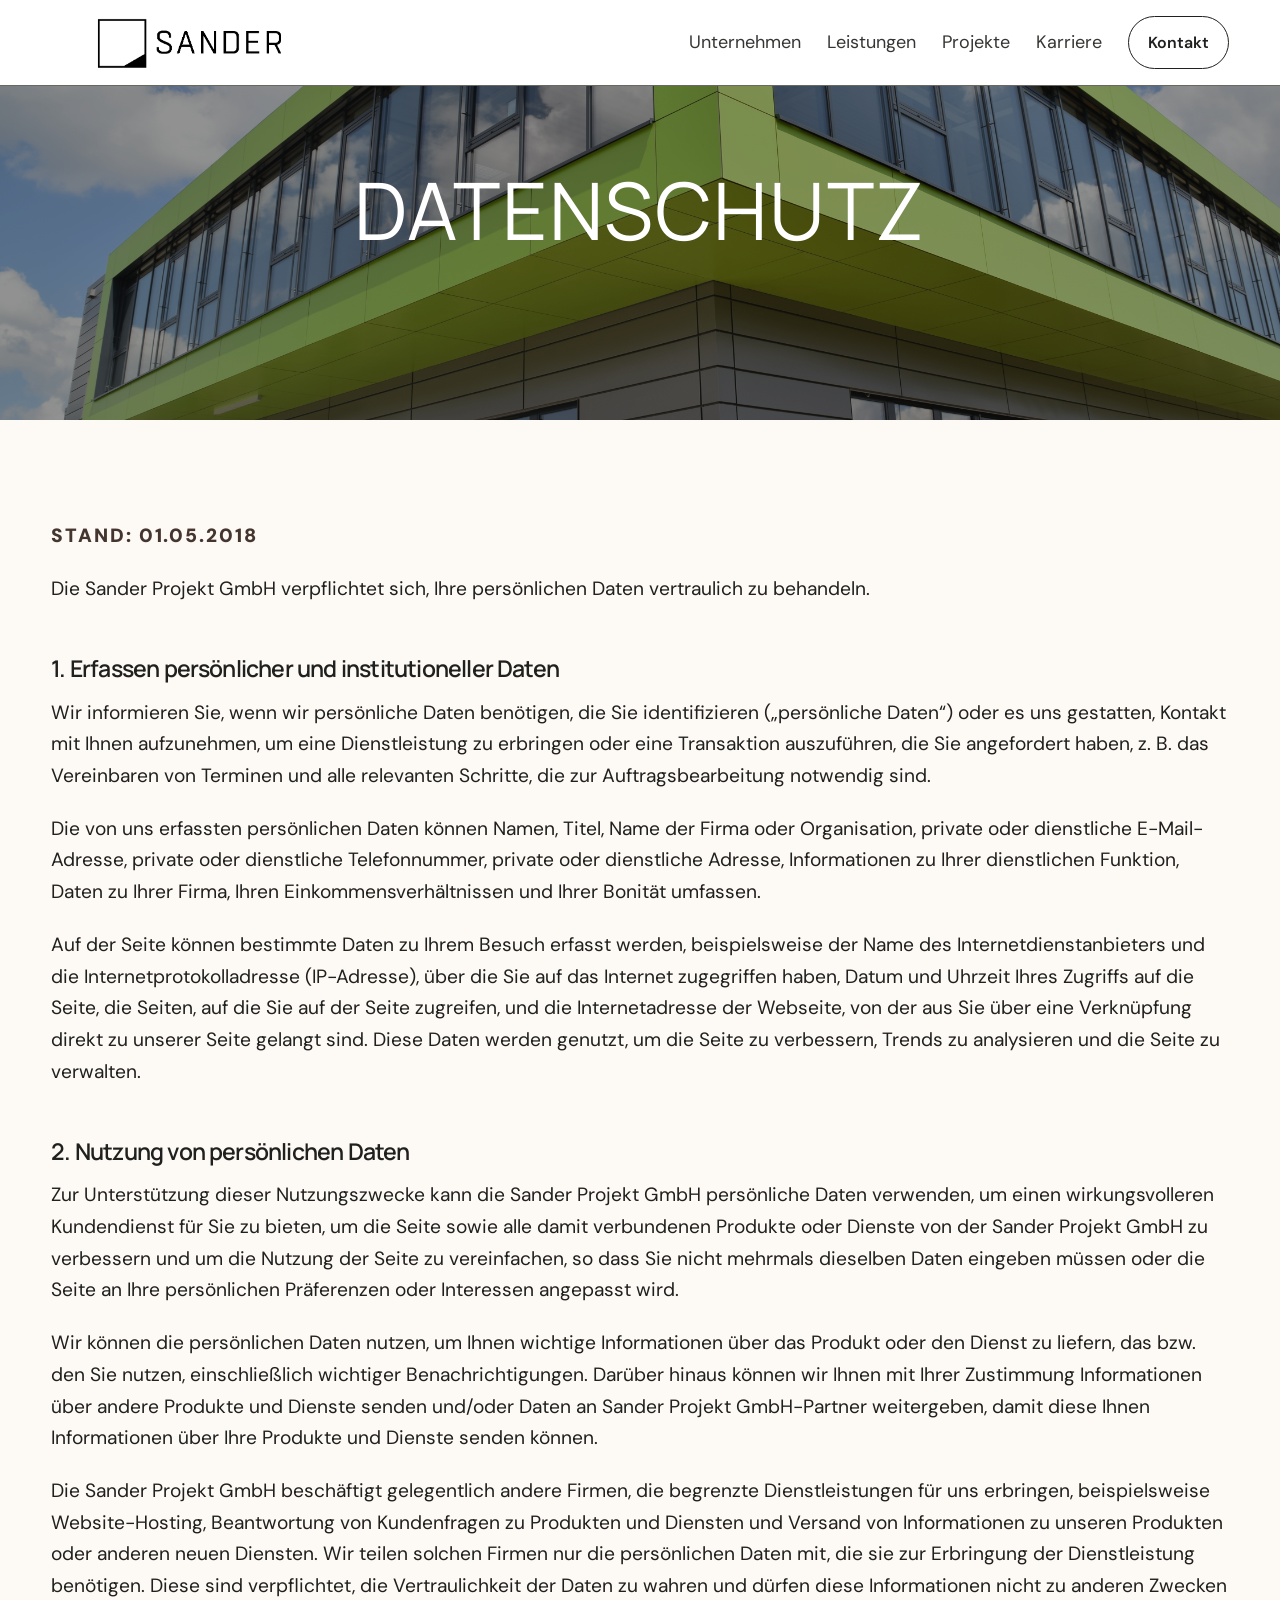
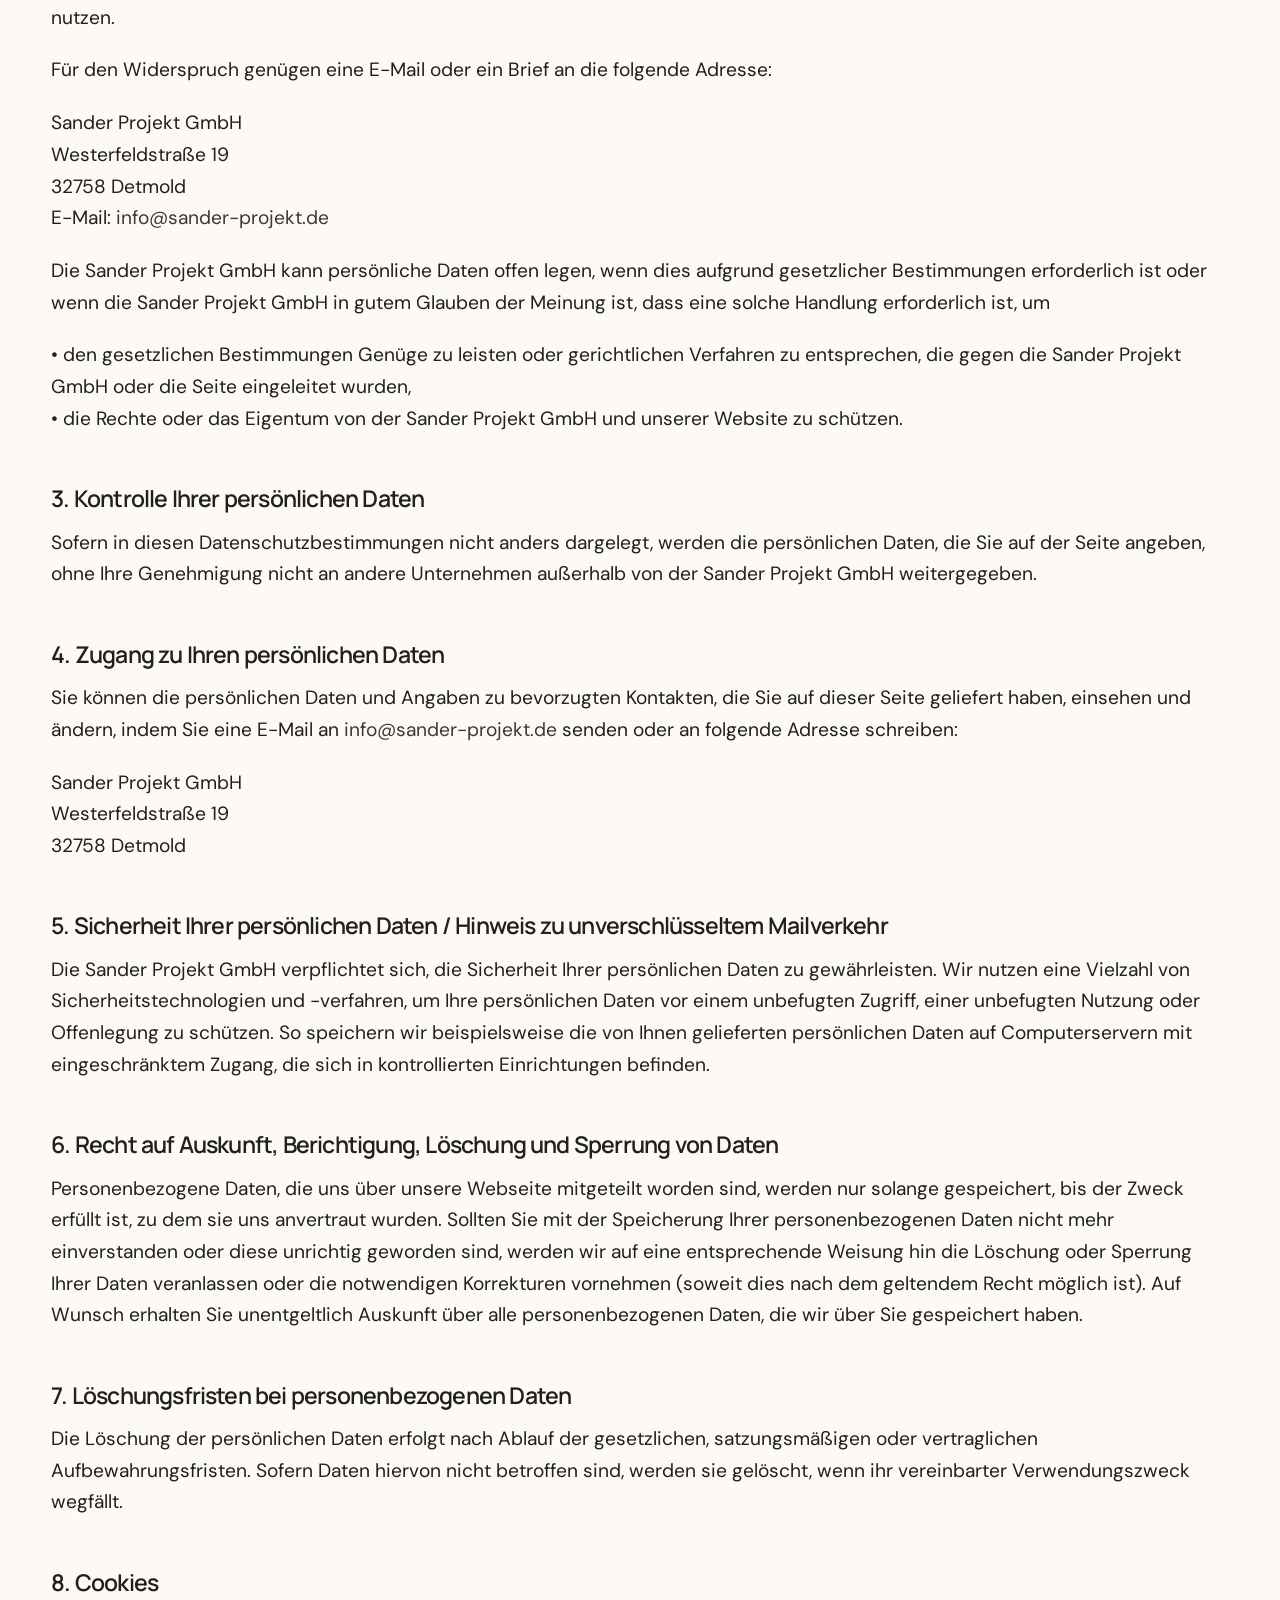
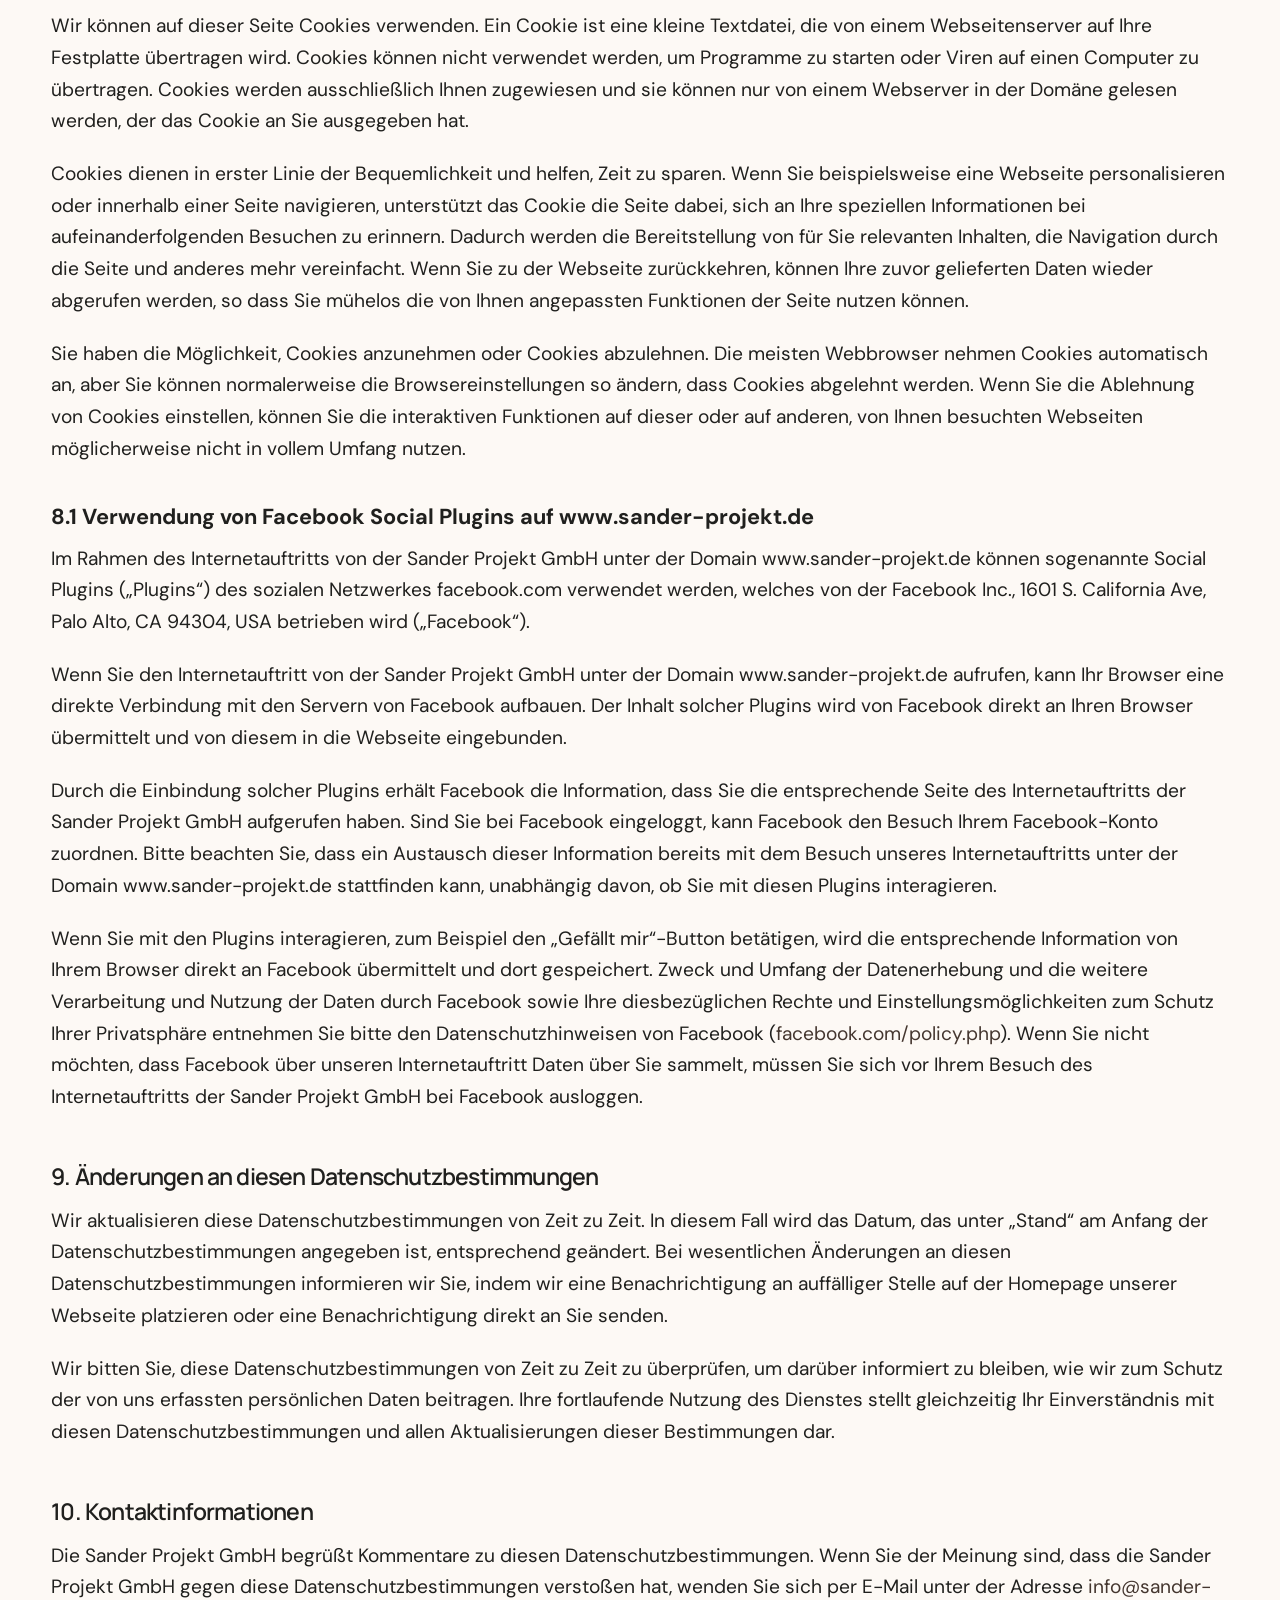
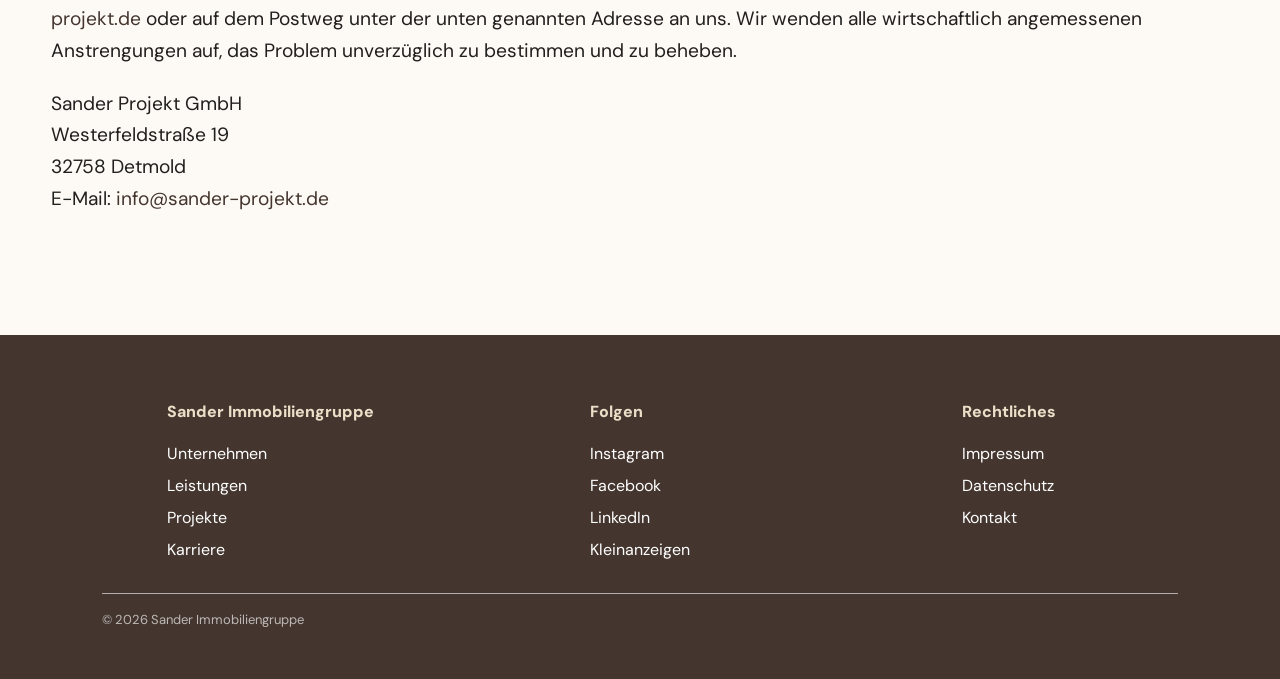
<file: datenschutz.html>
<!-- datenschutz.html  (NEUE VERSION – ersetzt die alte Datei komplett, liegt neben index.html) -->
<!doctype html>
<html lang="de">
<head>
  <meta charset="utf-8">
  <meta name="viewport" content="width=device-width, initial-scale=1">
  <meta name="description" content="Datenschutzerklärung der Sander Immobiliengruppe.">
  <title>Datenschutz | Sander Immobiliengruppe</title>

  <link rel="stylesheet" href="assets/css/styles.css">
  <link rel="stylesheet" href="assets/css/legal.css">
</head>

<body class="subpage">
  <a class="skip-link" href="#main-content">Zum Inhalt springen</a>

  <header class="site-header" data-header>
    <a class="brand" href="index.html" aria-label="Sander Immobiliengruppe – Startseite">
      <img src="assets/images/logo_weiß.png" alt="Sander Immobiliengruppe" class="brand-logo">
    </a>

    <button class="menu-toggle" type="button" aria-expanded="false" aria-controls="main-nav">
      Menü <span></span>
    </button>

    <nav id="main-nav" class="main-nav" aria-label="Hauptnavigation">
      <a href="Unternehmen/unternehmen.html">Unternehmen</a>
      <a href="Leistungen/leistungen.html">Leistungen</a>
      <a href="Projekte/projekte.html">Projekte</a>
      <a href="Karriere/karriere.html">Karriere</a>
      <a class="nav-contact" href="index.html#kontakt">Kontakt</a>
    </nav>
  </header>

  <main id="main-content">

    <section class="firm-hero">
      <div class="firm-hero__media">
        <img src="assets/images/Buero_gruen.jpg" alt="" onerror="this.remove()">
      </div>
      <div class="container firm-hero__content">
        <h1>Datenschutz</h1>
      </div>
    </section>

    <section class="section container">
      <div class="legal">

        <p class="legal__stand">Stand: 01.05.2018</p>

        <p>Die Sander Projekt GmbH verpflichtet sich, Ihre persönlichen Daten vertraulich zu behandeln.</p>

        <h2>1. Erfassen persönlicher und institutioneller Daten</h2>
        <p>Wir informieren Sie, wenn wir persönliche Daten benötigen, die Sie identifizieren („persönliche Daten“) oder es uns gestatten, Kontakt mit Ihnen aufzunehmen, um eine Dienstleistung zu erbringen oder eine Transaktion auszuführen, die Sie angefordert haben, z. B. das Vereinbaren von Terminen und alle relevanten Schritte, die zur Auftragsbearbeitung notwendig sind.</p>
        <p>Die von uns erfassten persönlichen Daten können Namen, Titel, Name der Firma oder Organisation, private oder dienstliche E-Mail-Adresse, private oder dienstliche Telefonnummer, private oder dienstliche Adresse, Informationen zu Ihrer dienstlichen Funktion, Daten zu Ihrer Firma, Ihren Einkommensverhältnissen und Ihrer Bonität umfassen.</p>
        <p>Auf der Seite können bestimmte Daten zu Ihrem Besuch erfasst werden, beispielsweise der Name des Internetdienstanbieters und die Internetprotokolladresse (IP-Adresse), über die Sie auf das Internet zugegriffen haben, Datum und Uhrzeit Ihres Zugriffs auf die Seite, die Seiten, auf die Sie auf der Seite zugreifen, und die Internetadresse der Webseite, von der aus Sie über eine Verknüpfung direkt zu unserer Seite gelangt sind. Diese Daten werden genutzt, um die Seite zu verbessern, Trends zu analysieren und die Seite zu verwalten.</p>

        <h2>2. Nutzung von persönlichen Daten</h2>
        <p>Zur Unterstützung dieser Nutzungszwecke kann die Sander Projekt GmbH persönliche Daten verwenden, um einen wirkungsvolleren Kundendienst für Sie zu bieten, um die Seite sowie alle damit verbundenen Produkte oder Dienste von der Sander Projekt GmbH zu verbessern und um die Nutzung der Seite zu vereinfachen, so dass Sie nicht mehrmals dieselben Daten eingeben müssen oder die Seite an Ihre persönlichen Präferenzen oder Interessen angepasst wird.</p>
        <p>Wir können die persönlichen Daten nutzen, um Ihnen wichtige Informationen über das Produkt oder den Dienst zu liefern, das bzw. den Sie nutzen, einschließlich wichtiger Benachrichtigungen. Darüber hinaus können wir Ihnen mit Ihrer Zustimmung Informationen über andere Produkte und Dienste senden und/oder Daten an Sander Projekt GmbH-Partner weitergeben, damit diese Ihnen Informationen über Ihre Produkte und Dienste senden können.</p>
        <p>Die Sander Projekt GmbH beschäftigt gelegentlich andere Firmen, die begrenzte Dienstleistungen für uns erbringen, beispielsweise Website-Hosting, Beantwortung von Kundenfragen zu Produkten und Diensten und Versand von Informationen zu unseren Produkten oder anderen neuen Diensten. Wir teilen solchen Firmen nur die persönlichen Daten mit, die sie zur Erbringung der Dienstleistung benötigen. Diese sind verpflichtet, die Vertraulichkeit der Daten zu wahren und dürfen diese Informationen nicht zu anderen Zwecken nutzen.</p>
        <p>Für den Widerspruch genügen eine E-Mail oder ein Brief an die folgende Adresse:</p>
        <p>
          Sander Projekt GmbH<br>
          Westerfeldstraße 19<br>
          32758 Detmold<br>
          E-Mail: <a href="mailto:info@sander-projekt.de">info@sander-projekt.de</a>
        </p>
        <p>Die Sander Projekt GmbH kann persönliche Daten offen legen, wenn dies aufgrund gesetzlicher Bestimmungen erforderlich ist oder wenn die Sander Projekt GmbH in gutem Glauben der Meinung ist, dass eine solche Handlung erforderlich ist, um</p>
        <p>• den gesetzlichen Bestimmungen Genüge zu leisten oder gerichtlichen Verfahren zu entsprechen, die gegen die Sander Projekt GmbH oder die Seite eingeleitet wurden,<br>
           • die Rechte oder das Eigentum von der Sander Projekt GmbH und unserer Website zu schützen.</p>

        <h2>3. Kontrolle Ihrer persönlichen Daten</h2>
        <p>Sofern in diesen Datenschutzbestimmungen nicht anders dargelegt, werden die persönlichen Daten, die Sie auf der Seite angeben, ohne Ihre Genehmigung nicht an andere Unternehmen außerhalb von der Sander Projekt GmbH weitergegeben.</p>

        <h2>4. Zugang zu Ihren persönlichen Daten</h2>
        <p>Sie können die persönlichen Daten und Angaben zu bevorzugten Kontakten, die Sie auf dieser Seite geliefert haben, einsehen und ändern, indem Sie eine E-Mail an <a href="mailto:info@sander-projekt.de">info@sander-projekt.de</a> senden oder an folgende Adresse schreiben:</p>
        <p>
          Sander Projekt GmbH<br>
          Westerfeldstraße 19<br>
          32758 Detmold
        </p>

        <h2>5. Sicherheit Ihrer persönlichen Daten / Hinweis zu unverschlüsseltem Mailverkehr</h2>
        <p>Die Sander Projekt GmbH verpflichtet sich, die Sicherheit Ihrer persönlichen Daten zu gewährleisten. Wir nutzen eine Vielzahl von Sicherheitstechnologien und -verfahren, um Ihre persönlichen Daten vor einem unbefugten Zugriff, einer unbefugten Nutzung oder Offenlegung zu schützen. So speichern wir beispielsweise die von Ihnen gelieferten persönlichen Daten auf Computerservern mit eingeschränktem Zugang, die sich in kontrollierten Einrichtungen befinden.</p>

        <h2>6. Recht auf Auskunft, Berichtigung, Löschung und Sperrung von Daten</h2>
        <p>Personenbezogene Daten, die uns über unsere Webseite mitgeteilt worden sind, werden nur solange gespeichert, bis der Zweck erfüllt ist, zu dem sie uns anvertraut wurden. Sollten Sie mit der Speicherung Ihrer personenbezogenen Daten nicht mehr einverstanden oder diese unrichtig geworden sind, werden wir auf eine entsprechende Weisung hin die Löschung oder Sperrung Ihrer Daten veranlassen oder die notwendigen Korrekturen vornehmen (soweit dies nach dem geltendem Recht möglich ist). Auf Wunsch erhalten Sie unentgeltlich Auskunft über alle personenbezogenen Daten, die wir über Sie gespeichert haben.</p>

        <h2>7. Löschungsfristen bei personenbezogenen Daten</h2>
        <p>Die Löschung der persönlichen Daten erfolgt nach Ablauf der gesetzlichen, satzungsmäßigen oder vertraglichen Aufbewahrungsfristen. Sofern Daten hiervon nicht betroffen sind, werden sie gelöscht, wenn ihr vereinbarter Verwendungszweck wegfällt.</p>

        <h2>8. Cookies</h2> <!-- GEÄNDERT: auf sander-projekt.de steht hier "9." (Nummer 8 fehlt dort) -->
        <p>Wir können auf dieser Seite Cookies verwenden. Ein Cookie ist eine kleine Textdatei, die von einem Webseitenserver auf Ihre Festplatte übertragen wird. Cookies können nicht verwendet werden, um Programme zu starten oder Viren auf einen Computer zu übertragen. Cookies werden ausschließlich Ihnen zugewiesen und sie können nur von einem Webserver in der Domäne gelesen werden, der das Cookie an Sie ausgegeben hat.</p>
        <p>Cookies dienen in erster Linie der Bequemlichkeit und helfen, Zeit zu sparen. Wenn Sie beispielsweise eine Webseite personalisieren oder innerhalb einer Seite navigieren, unterstützt das Cookie die Seite dabei, sich an Ihre speziellen Informationen bei aufeinanderfolgenden Besuchen zu erinnern. Dadurch werden die Bereitstellung von für Sie relevanten Inhalten, die Navigation durch die Seite und anderes mehr vereinfacht. Wenn Sie zu der Webseite zurückkehren, können Ihre zuvor gelieferten Daten wieder abgerufen werden, so dass Sie mühelos die von Ihnen angepassten Funktionen der Seite nutzen können.</p>
        <p>Sie haben die Möglichkeit, Cookies anzunehmen oder Cookies abzulehnen. Die meisten Webbrowser nehmen Cookies automatisch an, aber Sie können normalerweise die Browsereinstellungen so ändern, dass Cookies abgelehnt werden. Wenn Sie die Ablehnung von Cookies einstellen, können Sie die interaktiven Funktionen auf dieser oder auf anderen, von Ihnen besuchten Webseiten möglicherweise nicht in vollem Umfang nutzen.</p>

        <h3>8.1 Verwendung von Facebook Social Plugins auf www.sander-projekt.de</h3> <!-- GEÄNDERT: Nummer angepasst -->
        <p>Im Rahmen des Internetauftritts von der Sander Projekt GmbH unter der Domain www.sander-projekt.de können sogenannte Social Plugins („Plugins“) des sozialen Netzwerkes facebook.com verwendet werden, welches von der Facebook Inc., 1601 S. California Ave, Palo Alto, CA 94304, USA betrieben wird („Facebook“).</p>
        <p>Wenn Sie den Internetauftritt von der Sander Projekt GmbH unter der Domain www.sander-projekt.de aufrufen, kann Ihr Browser eine direkte Verbindung mit den Servern von Facebook aufbauen. Der Inhalt solcher Plugins wird von Facebook direkt an Ihren Browser übermittelt und von diesem in die Webseite eingebunden.</p>
        <p>Durch die Einbindung solcher Plugins erhält Facebook die Information, dass Sie die entsprechende Seite des Internetauftritts der Sander Projekt GmbH aufgerufen haben. Sind Sie bei Facebook eingeloggt, kann Facebook den Besuch Ihrem Facebook-Konto zuordnen. Bitte beachten Sie, dass ein Austausch dieser Information bereits mit dem Besuch unseres Internetauftritts unter der Domain www.sander-projekt.de stattfinden kann, unabhängig davon, ob Sie mit diesen Plugins interagieren.</p>
        <p>Wenn Sie mit den Plugins interagieren, zum Beispiel den „Gefällt mir“-Button betätigen, wird die entsprechende Information von Ihrem Browser direkt an Facebook übermittelt und dort gespeichert. Zweck und Umfang der Datenerhebung und die weitere Verarbeitung und Nutzung der Daten durch Facebook sowie Ihre diesbezüglichen Rechte und Einstellungsmöglichkeiten zum Schutz Ihrer Privatsphäre entnehmen Sie bitte den Datenschutzhinweisen von Facebook (<a href="http://www.facebook.com/policy.php" target="_blank" rel="noopener noreferrer">facebook.com/policy.php</a>). Wenn Sie nicht möchten, dass Facebook über unseren Internetauftritt Daten über Sie sammelt, müssen Sie sich vor Ihrem Besuch des Internetauftritts der Sander Projekt GmbH bei Facebook ausloggen.</p>

        <h2>9. Änderungen an diesen Datenschutzbestimmungen</h2> <!-- GEÄNDERT: Nummer angepasst -->
        <p>Wir aktualisieren diese Datenschutzbestimmungen von Zeit zu Zeit. In diesem Fall wird das Datum, das unter „Stand“ am Anfang der Datenschutzbestimmungen angegeben ist, entsprechend geändert. Bei wesentlichen Änderungen an diesen Datenschutzbestimmungen informieren wir Sie, indem wir eine Benachrichtigung an auffälliger Stelle auf der Homepage unserer Webseite platzieren oder eine Benachrichtigung direkt an Sie senden.</p>
        <p>Wir bitten Sie, diese Datenschutzbestimmungen von Zeit zu Zeit zu überprüfen, um darüber informiert zu bleiben, wie wir zum Schutz der von uns erfassten persönlichen Daten beitragen. Ihre fortlaufende Nutzung des Dienstes stellt gleichzeitig Ihr Einverständnis mit diesen Datenschutzbestimmungen und allen Aktualisierungen dieser Bestimmungen dar.</p>

        <h2>10. Kontaktinformationen</h2> <!-- GEÄNDERT: Nummer angepasst -->
        <p>Die Sander Projekt GmbH begrüßt Kommentare zu diesen Datenschutzbestimmungen. Wenn Sie der Meinung sind, dass die Sander Projekt GmbH gegen diese Datenschutzbestimmungen verstoßen hat, wenden Sie sich per E-Mail unter der Adresse <a href="mailto:info@sander-projekt.de">info@sander-projekt.de</a> oder auf dem Postweg unter der unten genannten Adresse an uns. Wir wenden alle wirtschaftlich angemessenen Anstrengungen auf, das Problem unverzüglich zu bestimmen und zu beheben.</p>
        <p>
          Sander Projekt GmbH<br>
          Westerfeldstraße 19<br>
          32758 Detmold<br>
          E-Mail: <a href="mailto:info@sander-projekt.de">info@sander-projekt.de</a>
        </p>

      </div>
    </section>

  </main>

  <footer class="site-footer">
    <div class="container footer-grid">

      <div>
        <p class="footer-label">Sander Immobiliengruppe</p>
        <a href="Unternehmen/unternehmen.html">Unternehmen</a>
        <a href="Leistungen/leistungen.html">Leistungen</a>
        <a href="Projekte/projekte.html">Projekte</a>
        <a href="Karriere/karriere.html">Karriere</a>
      </div>

      <div>
        <p class="footer-label">Folgen</p>
        <a href="[INSTAGRAM-URL]" rel="noopener noreferrer">Instagram</a>
        <a href="[FACEBOOK-URL]" rel="noopener noreferrer">Facebook</a>
        <a href="[LINKEDIN-URL]" rel="noopener noreferrer">LinkedIn</a>
        <a href="[KLEINANZEIGEN-URL]" rel="noopener noreferrer">Kleinanzeigen</a>
      </div>

      <div>
        <p class="footer-label">Rechtliches</p>
        <a href="impressum.html">Impressum</a>
        <a href="datenschutz.html" aria-current="page">Datenschutz</a>
        <a href="kontakt.html">Kontakt</a>
      </div>

      <p class="copyright">
        © <span data-year></span> Sander Immobiliengruppe
      </p>
    </div>
  </footer>

  <script src="assets/js/legal.js"></script>
</body>
</html>
</file>
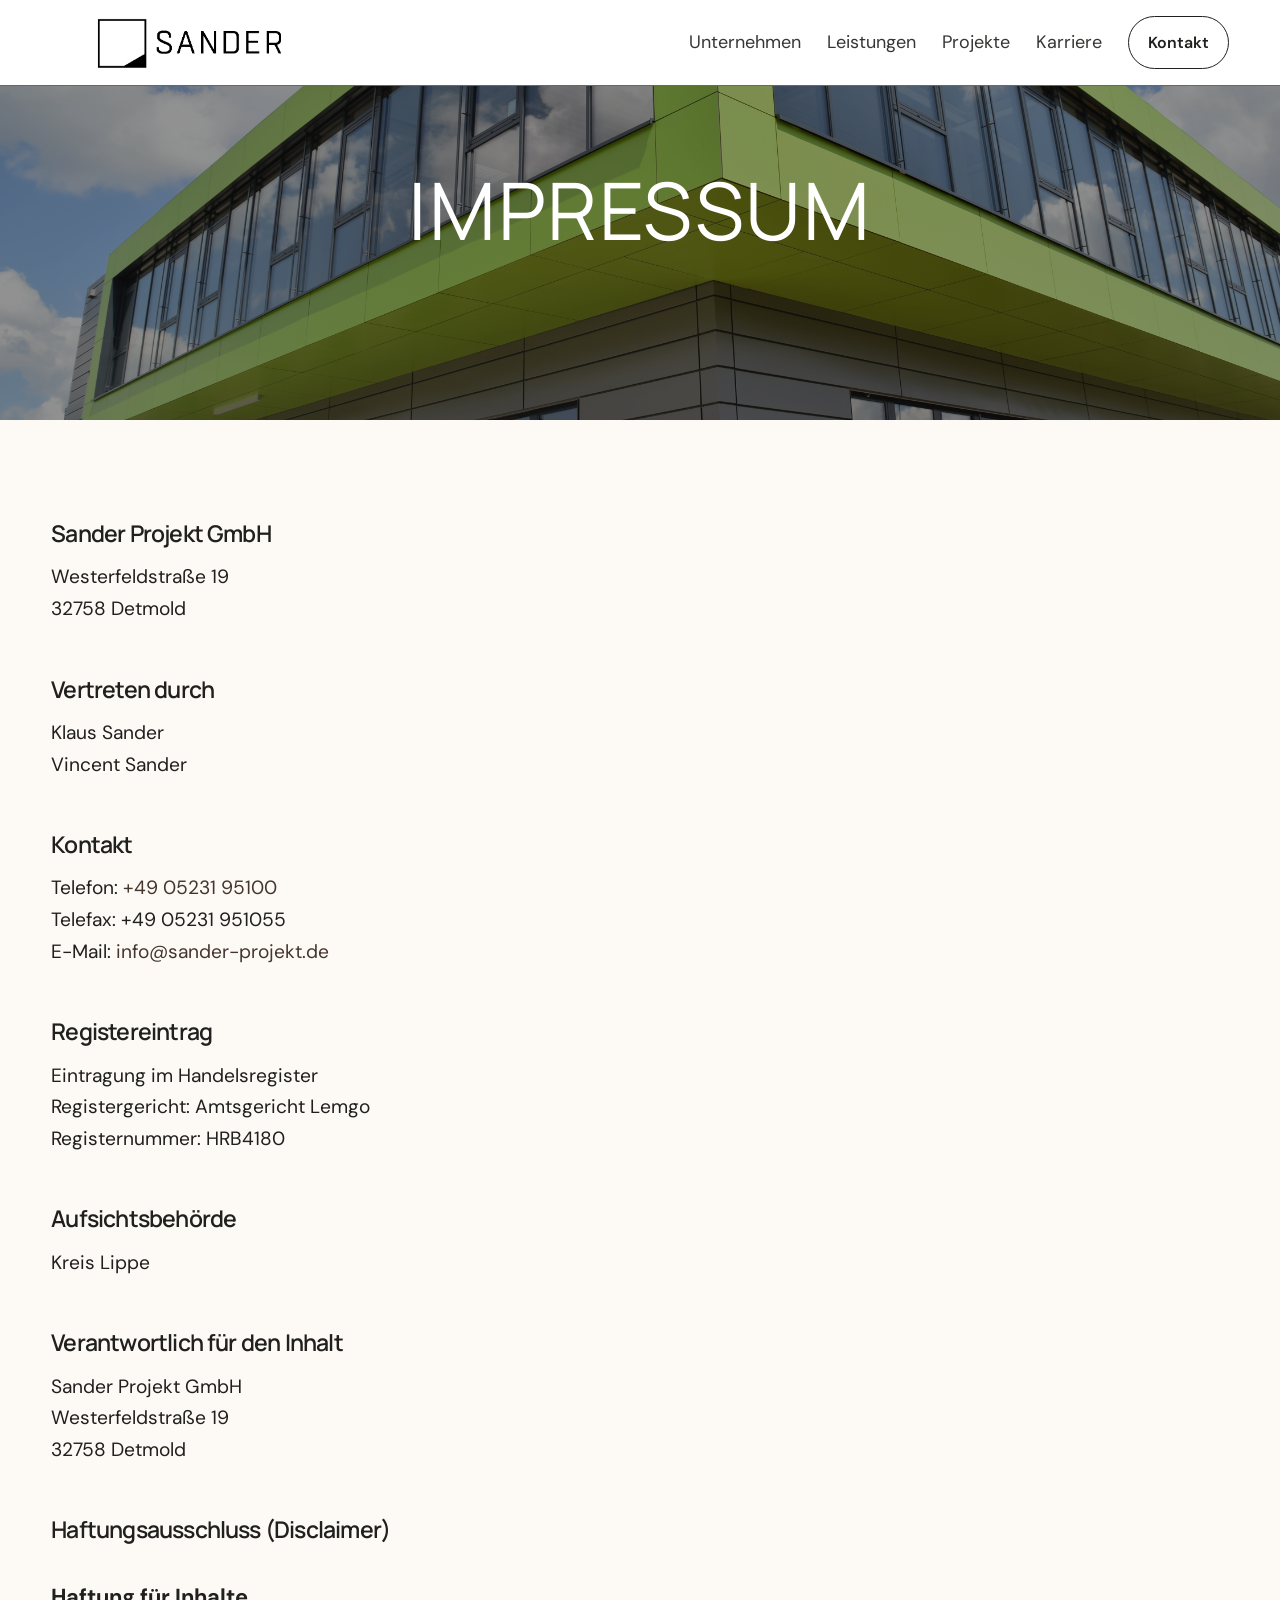
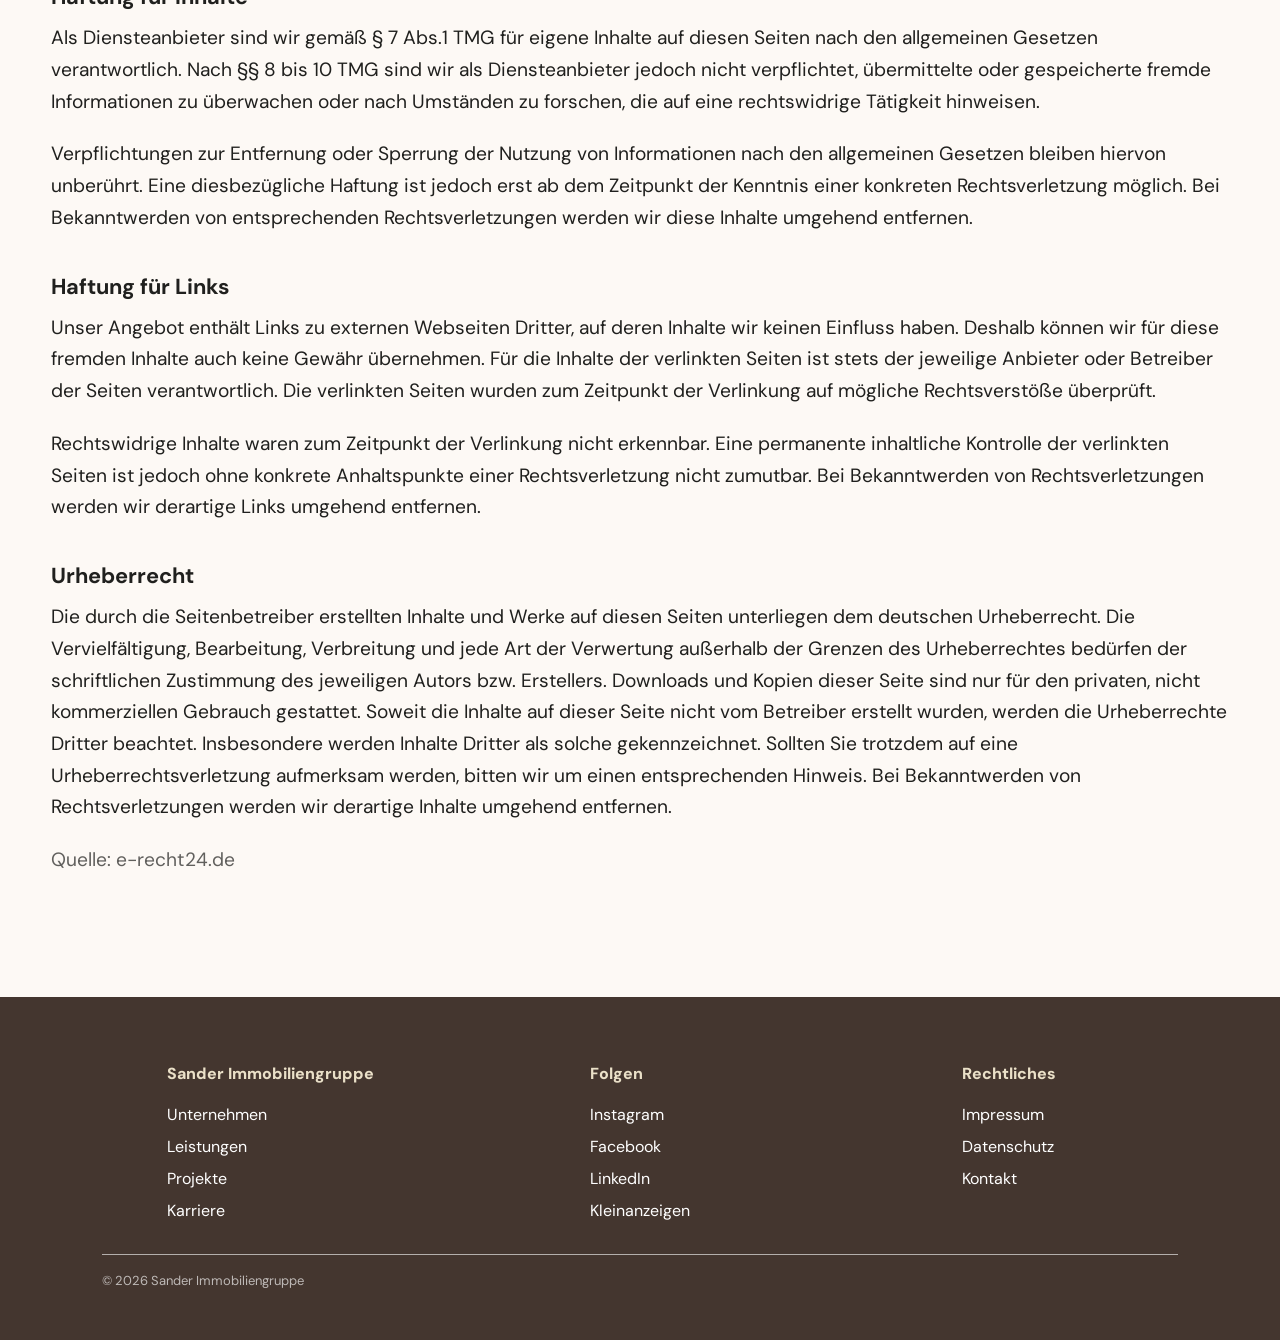
<file: impressum.html>
<!-- impressum.html  (NEUE VERSION – ersetzt die alte Datei komplett, liegt neben index.html) -->
<!doctype html>
<html lang="de">
<head>
  <meta charset="utf-8">
  <meta name="viewport" content="width=device-width, initial-scale=1">
  <meta name="description" content="Impressum der Sander Immobiliengruppe.">
  <title>Impressum | Sander Immobiliengruppe</title>

  <link rel="stylesheet" href="assets/css/styles.css">
  <link rel="stylesheet" href="assets/css/legal.css">
</head>

<body class="subpage">
  <a class="skip-link" href="#main-content">Zum Inhalt springen</a>

  <header class="site-header" data-header>
    <a class="brand" href="index.html" aria-label="Sander Immobiliengruppe – Startseite">
      <img src="assets/images/logo_weiß.png" alt="Sander Immobiliengruppe" class="brand-logo">
    </a>

    <button class="menu-toggle" type="button" aria-expanded="false" aria-controls="main-nav">
      Menü <span></span>
    </button>

    <nav id="main-nav" class="main-nav" aria-label="Hauptnavigation">
      <a href="Unternehmen/unternehmen.html">Unternehmen</a>
      <a href="Leistungen/leistungen.html">Leistungen</a>
      <a href="Projekte/projekte.html">Projekte</a>
      <a href="Karriere/karriere.html">Karriere</a>
      <a class="nav-contact" href="index.html#kontakt">Kontakt</a>
    </nav>
  </header>

  <main id="main-content">

    <section class="firm-hero">
      <div class="firm-hero__media">
        <img src="assets/images/Buero_gruen.jpg" alt="" onerror="this.remove()">
      </div>
      <div class="container firm-hero__content">
        <h1>Impressum</h1>
      </div>
    </section>

    <section class="section container">
      <div class="legal">

        <h2>Sander Projekt GmbH</h2>
        <p>
          Westerfeldstraße 19<br>
          32758 Detmold
        </p>

        <h2>Vertreten durch</h2>
        <p>
          Klaus Sander<br>
          Vincent Sander
        </p>

        <h2>Kontakt</h2>
        <p>
          Telefon: <a href="tel:+49523195100">+49 05231 95100</a><br>
          Telefax: +49 05231 951055<br>
          E-Mail: <a href="mailto:info@sander-projekt.de">info@sander-projekt.de</a>
        </p>

        <h2>Registereintrag</h2>
        <p>
          Eintragung im Handelsregister<br>
          Registergericht: Amtsgericht Lemgo<br>
          Registernummer: HRB4180
        </p>

        <h2>Aufsichtsbehörde</h2>
        <p>Kreis Lippe</p>

        <h2>Verantwortlich für den Inhalt</h2>
        <p>
          Sander Projekt GmbH<br>
          Westerfeldstraße 19<br>
          32758 Detmold
        </p>

        <h2>Haftungsausschluss (Disclaimer)</h2>

        <h3>Haftung für Inhalte</h3>
        <p>Als Diensteanbieter sind wir gemäß § 7 Abs.1 TMG für eigene Inhalte auf diesen Seiten nach den allgemeinen Gesetzen verantwortlich. Nach §§ 8 bis 10 TMG sind wir als Diensteanbieter jedoch nicht verpflichtet, übermittelte oder gespeicherte fremde Informationen zu überwachen oder nach Umständen zu forschen, die auf eine rechtswidrige Tätigkeit hinweisen.</p>
        <p>Verpflichtungen zur Entfernung oder Sperrung der Nutzung von Informationen nach den allgemeinen Gesetzen bleiben hiervon unberührt. Eine diesbezügliche Haftung ist jedoch erst ab dem Zeitpunkt der Kenntnis einer konkreten Rechtsverletzung möglich. Bei Bekanntwerden von entsprechenden Rechtsverletzungen werden wir diese Inhalte umgehend entfernen.</p>

        <h3>Haftung für Links</h3>
        <p>Unser Angebot enthält Links zu externen Webseiten Dritter, auf deren Inhalte wir keinen Einfluss haben. Deshalb können wir für diese fremden Inhalte auch keine Gewähr übernehmen. Für die Inhalte der verlinkten Seiten ist stets der jeweilige Anbieter oder Betreiber der Seiten verantwortlich. Die verlinkten Seiten wurden zum Zeitpunkt der Verlinkung auf mögliche Rechtsverstöße überprüft.</p>
        <p>Rechtswidrige Inhalte waren zum Zeitpunkt der Verlinkung nicht erkennbar. Eine permanente inhaltliche Kontrolle der verlinkten Seiten ist jedoch ohne konkrete Anhaltspunkte einer Rechtsverletzung nicht zumutbar. Bei Bekanntwerden von Rechtsverletzungen werden wir derartige Links umgehend entfernen.</p>

        <h3>Urheberrecht</h3>
        <p>Die durch die Seitenbetreiber erstellten Inhalte und Werke auf diesen Seiten unterliegen dem deutschen Urheberrecht. Die Vervielfältigung, Bearbeitung, Verbreitung und jede Art der Verwertung außerhalb der Grenzen des Urheberrechtes bedürfen der schriftlichen Zustimmung des jeweiligen Autors bzw. Erstellers. Downloads und Kopien dieser Seite sind nur für den privaten, nicht kommerziellen Gebrauch gestattet. Soweit die Inhalte auf dieser Seite nicht vom Betreiber erstellt wurden, werden die Urheberrechte Dritter beachtet. Insbesondere werden Inhalte Dritter als solche gekennzeichnet. Sollten Sie trotzdem auf eine Urheberrechtsverletzung aufmerksam werden, bitten wir um einen entsprechenden Hinweis. Bei Bekanntwerden von Rechtsverletzungen werden wir derartige Inhalte umgehend entfernen.</p>

        <p class="legal__source">Quelle: e-recht24.de</p>
      </div>
    </section>

  </main>

  <footer class="site-footer">
    <div class="container footer-grid">

      <div>
        <p class="footer-label">Sander Immobiliengruppe</p>
        <a href="Unternehmen/unternehmen.html">Unternehmen</a>
        <a href="Leistungen/leistungen.html">Leistungen</a>
        <a href="Projekte/projekte.html">Projekte</a>
        <a href="Karriere/karriere.html">Karriere</a>
      </div>

      <div>
        <p class="footer-label">Folgen</p>
        <a href="[INSTAGRAM-URL]" rel="noopener noreferrer">Instagram</a>
        <a href="[FACEBOOK-URL]" rel="noopener noreferrer">Facebook</a>
        <a href="[LINKEDIN-URL]" rel="noopener noreferrer">LinkedIn</a>
        <a href="[KLEINANZEIGEN-URL]" rel="noopener noreferrer">Kleinanzeigen</a>
      </div>

      <div>
        <p class="footer-label">Rechtliches</p>
        <a href="impressum.html" aria-current="page">Impressum</a>
        <a href="datenschutz.html">Datenschutz</a>
        <a href="kontakt.html">Kontakt</a>
      </div>

      <p class="copyright">
        © <span data-year></span> Sander Immobiliengruppe
      </p>
    </div>
  </footer>

  <script src="assets/js/legal.js"></script>
</body>
</html>
</file>
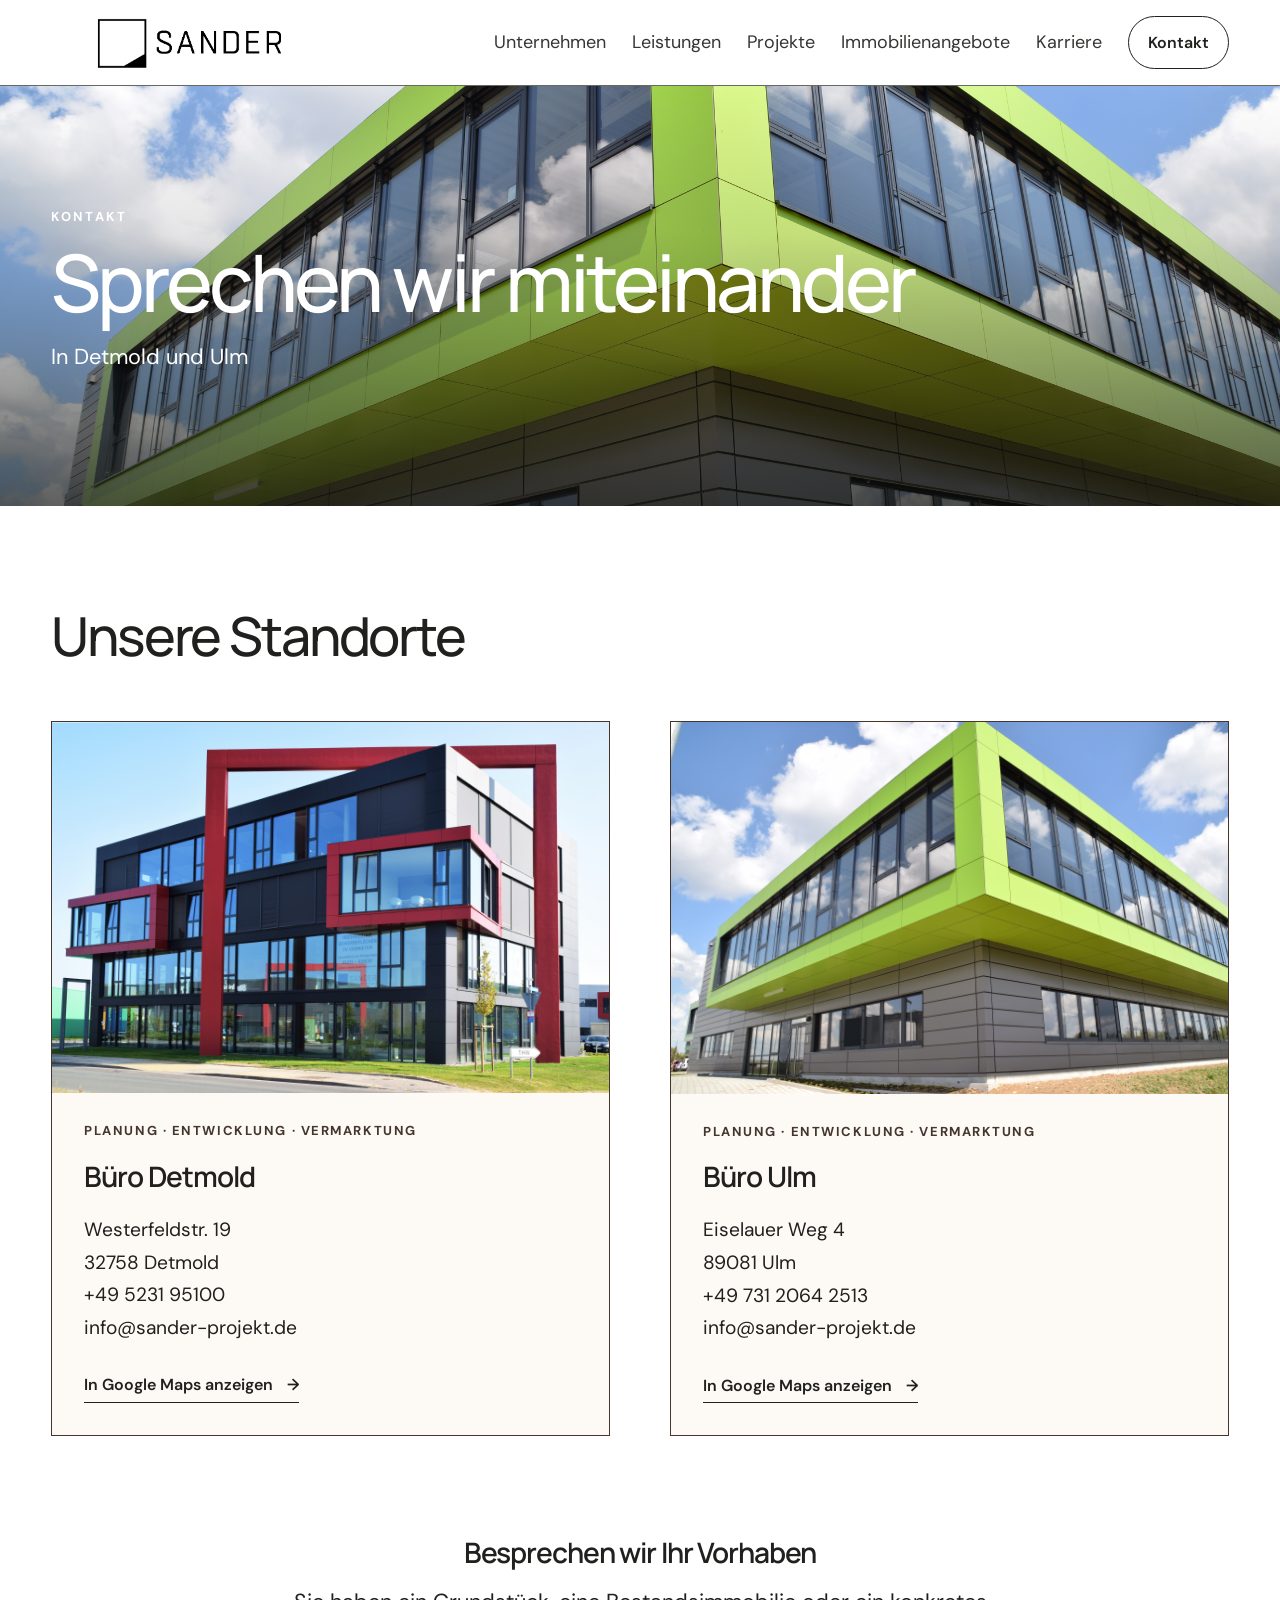
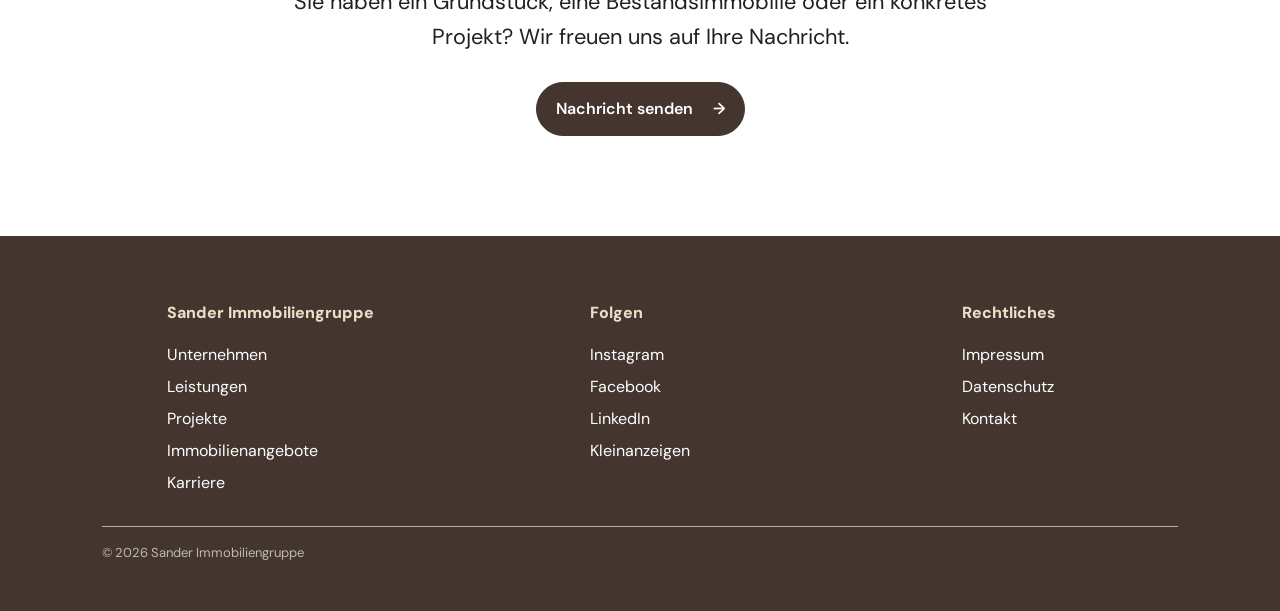
<file: kontakt.html>
<!-- kontakt.html  (NEUE DATEI – im Hauptordner, auf einer Ebene mit index.html) -->
<!doctype html>
<html lang="de">
<head>
  <meta charset="utf-8">
  <meta name="viewport" content="width=device-width, initial-scale=1">
  <meta name="description" content="Kontakt zur Sander Immobiliengruppe: Standorte in Detmold und Ulm, Telefon und E-Mail.">
  <title>Kontakt | Sander Immobiliengruppe</title>

  <link rel="stylesheet" href="assets/css/styles.css">
  <link rel="stylesheet" href="assets/css/kontakt.css">
</head>

<body class="subpage kontakt-page">
  <a class="skip-link" href="#main-content">Zum Inhalt springen</a>

  <header class="site-header" data-header>
    <a class="brand" href="index.html" aria-label="Sander Immobiliengruppe – Startseite">
      <img src="assets/images/logo_weiß.png" alt="Sander Immobiliengruppe" class="brand-logo">
    </a>

    <button class="menu-toggle" type="button" aria-expanded="false" aria-controls="main-nav">
      Menü <span></span>
    </button>

    <nav id="main-nav" class="main-nav" aria-label="Hauptnavigation">
      <a href="Unternehmen/unternehmen.html">Unternehmen</a>
      <a href="Leistungen/leistungen.html">Leistungen</a>
      <a href="Projekte/projekte.html">Projekte</a>
      <a href="Immobilienangebote/immobilienangebote.html">Immobilienangebote</a>
      <a href="Karriere/karriere.html">Karriere</a>
      <a class="nav-contact" href="kontakt.html" aria-current="page">Kontakt</a>
    </nav>
  </header>

  <main id="main-content">

    <!-- Hero -->
    <section class="firm-hero">
      <div class="firm-hero__media">
        <img src="assets/images/Buero_gruen.jpg" alt="" onerror="this.remove()">
      </div>
      <div class="container firm-hero__content">
        <p class="eyebrow">Kontakt</p>
        <h1>Sprechen wir miteinander</h1>
        <p class="firm-hero__lead">In Detmold und Ulm</p>
      </div>
    </section>

    <!-- Standorte (gleiches Modul wie in Unternehmen und Leistungen) -->
    <section class="section container" id="standorte">
      <h2 class="firm-title reveal">Unsere Standorte</h2>

      <div class="firm-locations">

        <article class="firm-location reveal">
          <img src="assets/images/westpoint5.png" alt="Büro Detmold" loading="lazy" onerror="this.remove()">
          <p class="firm-location__tag">Planung · Entwicklung · Vermarktung</p>
          <h3>Büro Detmold</h3>
          <address>
            Westerfeldstr. 19<br>
            32758 Detmold<br>
            <a href="tel:+4952319510 0">+49 5231 95100</a><br>
            <a href="mailto:info@sander-projekt.de">info@sander-projekt.de</a>
          </address>
          <a class="text-link" href="https://www.google.com/maps/search/?api=1&amp;query=Westerfeldstr.+19+32758+Detmold" target="_blank" rel="noopener noreferrer">In Google Maps anzeigen <span>→</span></a>
        </article>

        <article class="firm-location reveal">
          <img src="assets/images/Buero_gruen.jpg" alt="Büro Ulm" loading="lazy" onerror="this.remove()">
          <p class="firm-location__tag">Planung · Entwicklung · Vermarktung</p>
          <h3>Büro Ulm</h3>
          <address>
            Eiselauer Weg 4<br>
            89081 Ulm<br>
            <a href="tel:+4973120642513">+49 731 2064 2513</a><br>
            <a href="mailto:info@sander-projekt.de">info@sander-projekt.de</a>
          </address>
          <a class="text-link" href="https://www.google.com/maps/search/?api=1&amp;query=Eiselauer+Weg+4+89081+Ulm" target="_blank" rel="noopener noreferrer">In Google Maps anzeigen <span>→</span></a>
        </article>

      </div>
    </section>

    <!-- kontakt.html – CTA-Section komplett ersetzen -->
<section class="section container kontakt-cta" aria-labelledby="cta-title">   <!-- GEÄNDERT -->
  <h2 id="cta-title">Besprechen wir Ihr Vorhaben</h2>
  <p>Sie haben ein Grundstück, eine Bestandsimmobilie oder ein konkretes Projekt? Wir freuen uns auf Ihre Nachricht.</p>
  <a class="button button-primary" href="index.html#kontakt">Nachricht senden <span>→</span></a>
</section>

  </main>

  <footer class="site-footer">
    <div class="container footer-grid">

      <div>
        <p class="footer-label">Sander Immobiliengruppe</p>
        <a id="Unternehmen" href="Unternehmen/unternehmen.html">Unternehmen</a>
        <a id="Leistungen" href="Leistungen/leistungen.html">Leistungen</a>
        <a id="Projekte" href="Projekte/projekte.html">Projekte</a>
        <a id="Immobilienagebote" href="Immobilienangebote/immobilienangebote.html">Immobilienangebote</a>
        <a id="Karriere" href="Karriere/karriere.html">Karriere</a>
      </div>

      <div>
        <p class="footer-label">Folgen</p>
        <a href="[INSTAGRAM-URL]" rel="noopener noreferrer">Instagram</a>
        <a href="[FACEBOOK-URL]" rel="noopener noreferrer">Facebook</a>
        <a href="[LINKEDIN-URL]" rel="noopener noreferrer">LinkedIn</a>
        <a href="[KLEINANZEIGEN-URL]" rel="noopener noreferrer">Kleinanzeigen</a>
      </div>

      <div>
        <p class="footer-label">Rechtliches</p>
        <a href="impressum.html">Impressum</a>
        <a href="datenschutz.html">Datenschutz</a>
        <a href="kontakt.html">Kontakt</a>
      </div>

      <p class="copyright">
        © <span data-year></span> Sander Immobiliengruppe
      </p>
    </div>
  </footer>

  <script src="assets/js/kontakt.js"></script>
</body>
</html>
</file>
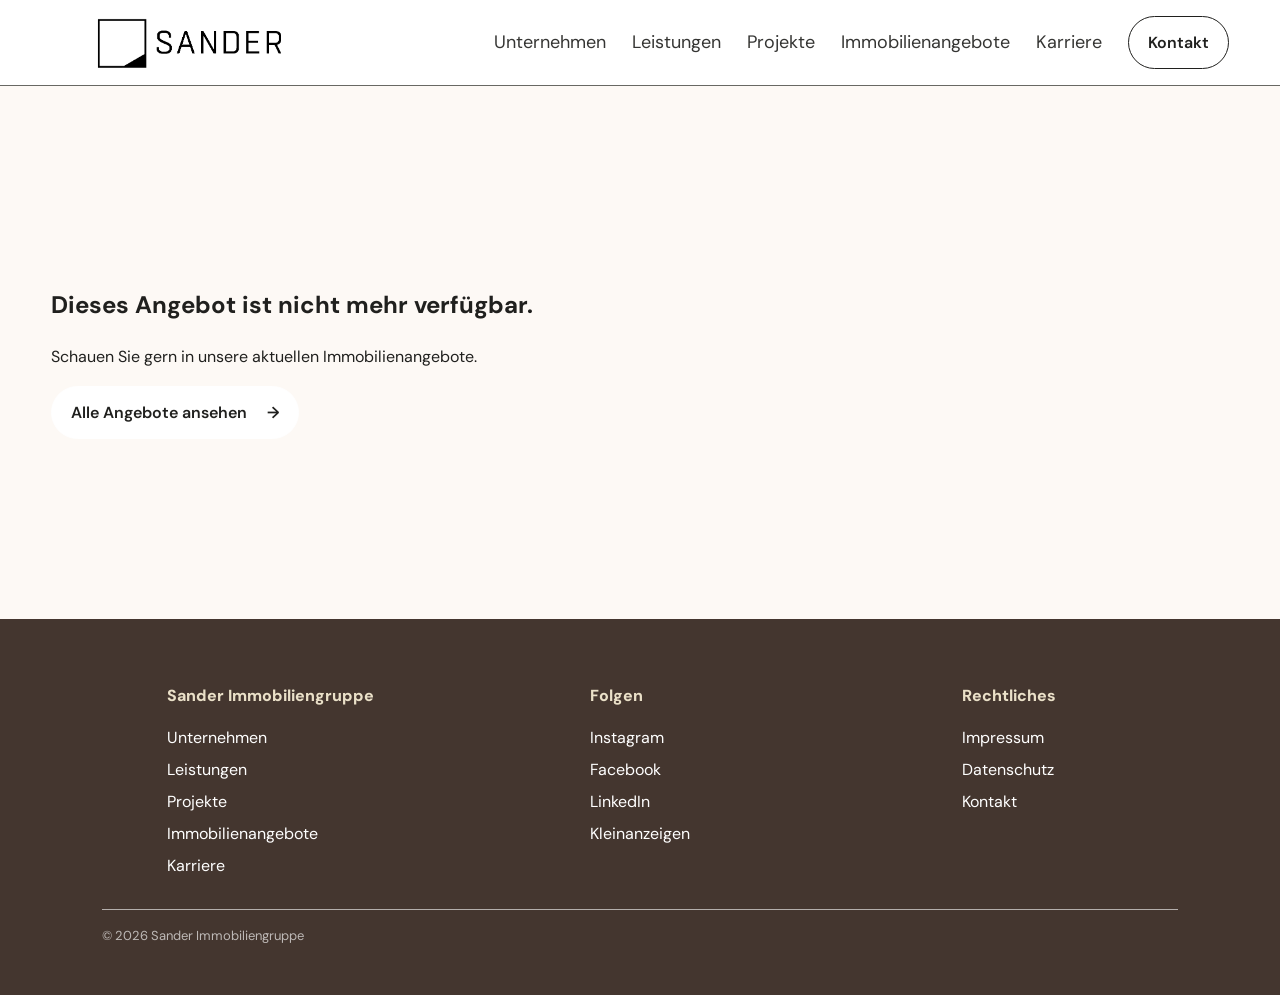
<file: Immobilienangebote/angebot.html>
<!doctype html>
<html lang="de">
<head>
  <meta charset="utf-8">
  <meta name="viewport" content="width=device-width, initial-scale=1">
  <meta name="description" content="Immobilienangebot der Sander Immobiliengruppe.">
  <title>Immobilienangebot | Sander Immobiliengruppe</title>

  <link rel="stylesheet" href="../assets/css/styles.css">
  <link rel="stylesheet" href="../Projekte/projekte.css">
  <link rel="stylesheet" href="immobilienangebote.css">
</head>

<body class="subpage">
  <a class="skip-link" href="#main-content">Zum Inhalt springen</a>

  <header class="site-header" data-header>
    <a class="brand" href="../index.html" aria-label="Sander Immobiliengruppe – Startseite">
      <img src="../assets/images/logo_weiß.png" alt="Sander Immobiliengruppe" class="brand-logo">
    </a>

    <button class="menu-toggle" type="button" aria-expanded="false" aria-controls="main-nav">
      Menü <span></span>
    </button>

    <nav id="main-nav" class="main-nav" aria-label="Hauptnavigation">
      <a href="../Unternehmen/unternehmen.html">Unternehmen</a>
      <a href="../Leistungen/leistungen.html">Leistungen</a>
      <a href="../Projekte/projekte.html">Projekte</a>
      <a href="immobilienangebote.html" aria-current="page">Immobilienangebote</a>
      <a href="../Karriere/karriere.html">Karriere</a>
      <a class="nav-contact" href="../index.html#kontakt">Kontakt</a>
    </nav>
  </header>

  <main id="main-content">

    <div id="angebot-detail" aria-live="polite"></div>

    <noscript>
      <section class="section container">
        <p>Bitte aktivieren Sie JavaScript, um das Angebot zu sehen.</p>
      </section>
    </noscript>

  </main>

  <footer class="site-footer">
    <div class="container footer-grid">

      <div>
        <p class="footer-label">Sander Immobiliengruppe</p>
        <a href="../Unternehmen/unternehmen.html">Unternehmen</a>
        <a href="../Leistungen/leistungen.html">Leistungen</a>
        <a href="../Projekte/projekte.html">Projekte</a>
        <a href="../Immobilienangebote/immobilienangebote.html">Immobilienangebote</a>
        <a href="../Karriere/karriere.html">Karriere</a>
      </div>

      <div>
        <p class="footer-label">Folgen</p>
        <a href="[INSTAGRAM-URL]" rel="noopener noreferrer">Instagram</a>
        <a href="[FACEBOOK-URL]" rel="noopener noreferrer">Facebook</a>
        <a href="[LINKEDIN-URL]" rel="noopener noreferrer">LinkedIn</a>
        <a href="[KLEINANZEIGEN-URL]" rel="noopener noreferrer">Kleinanzeigen</a>
      </div>

      <div>
        <p class="footer-label">Rechtliches</p>
        <a href="../impressum.html">Impressum</a>
        <a href="../datenschutz.html">Datenschutz</a>
        <a href="../kontakt.html">Kontakt</a>
      </div>

      <p class="copyright">
        © <span data-year></span> Sander Immobiliengruppe
      </p>
    </div>
  </footer>

  <script src="../assets/js/immobilienangebote-data.js"></script>
  <script src="immobilienangebote.js"></script>
</body>
</html>
</file>
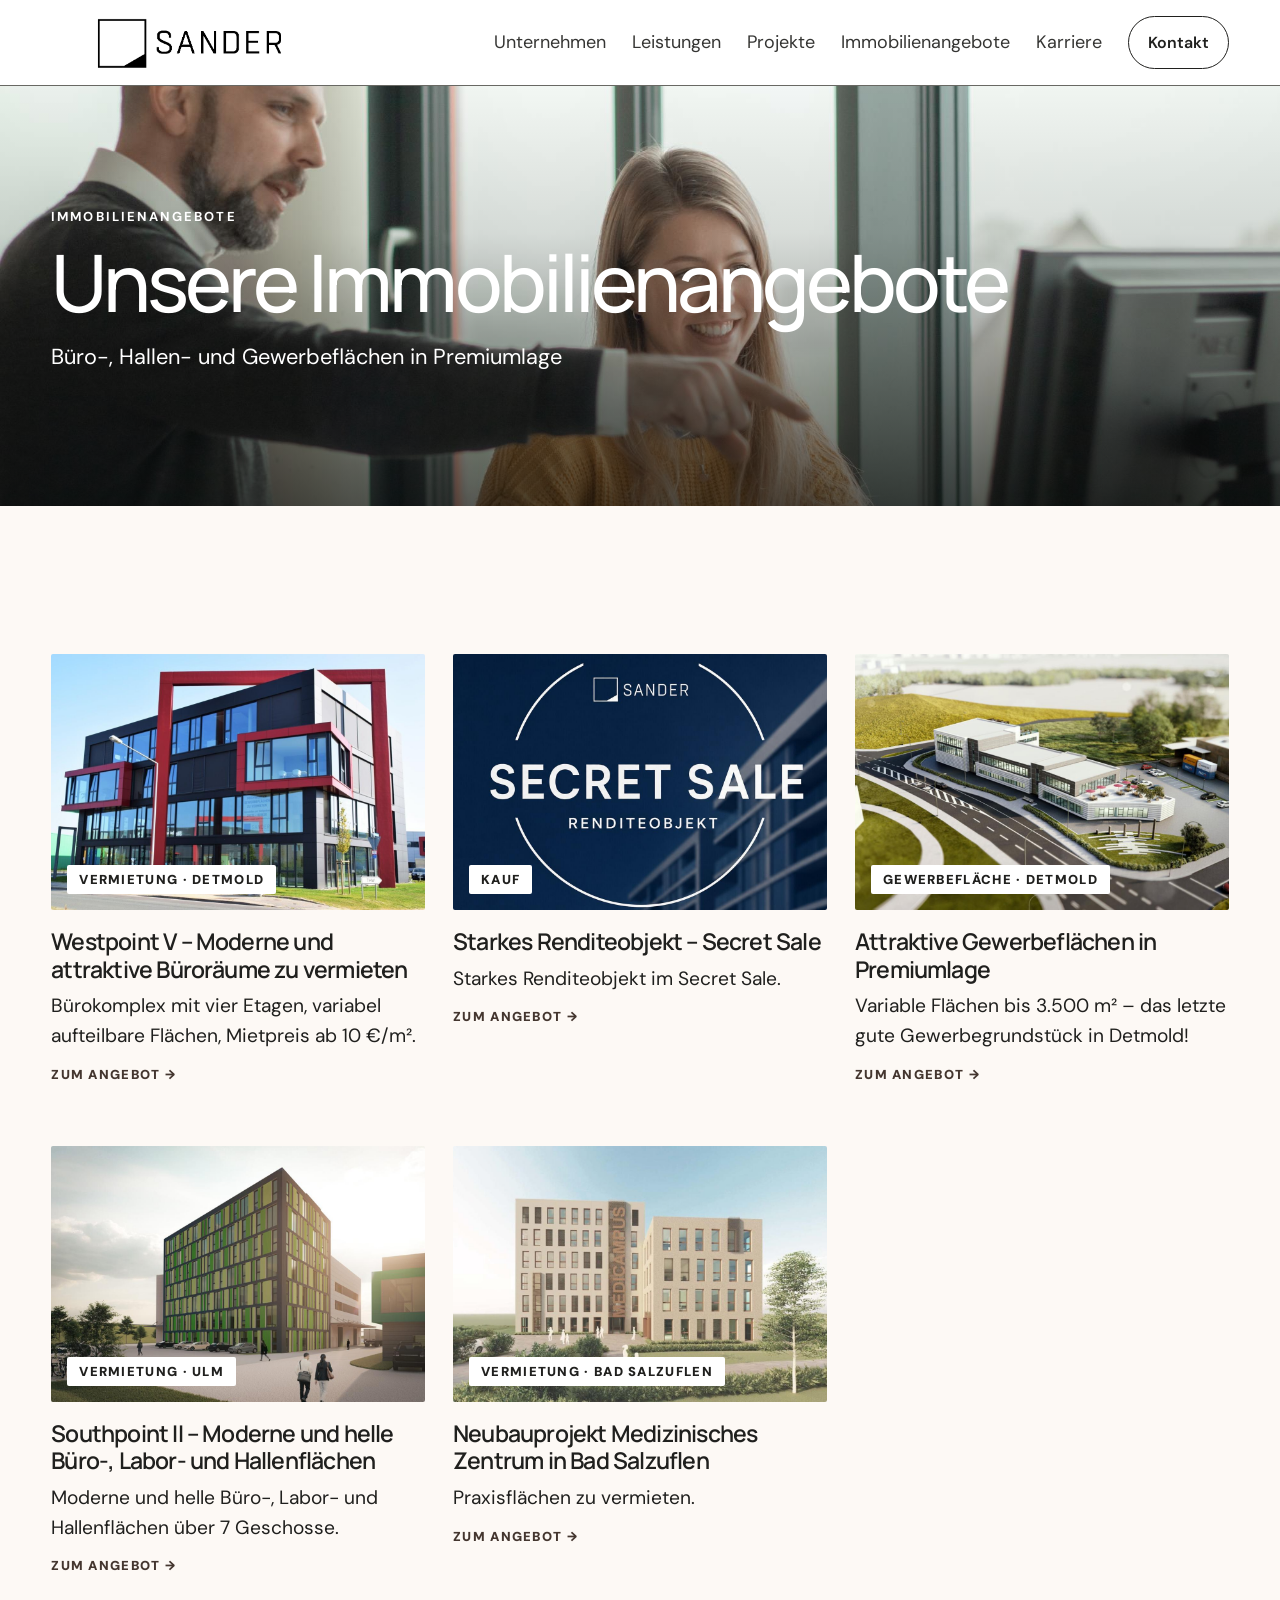
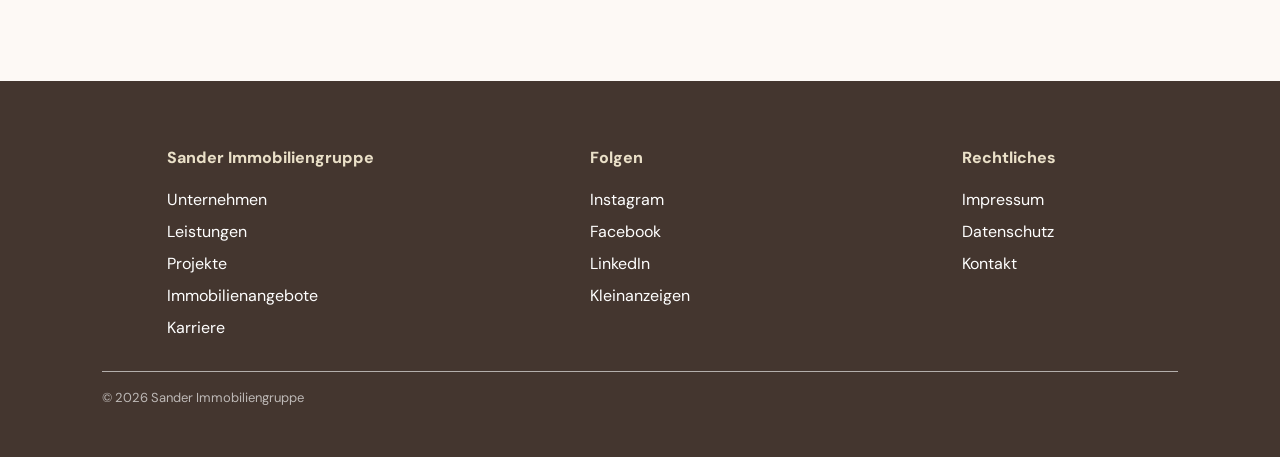
<file: Immobilienangebote/immobilienangebote.html>
<!doctype html>
<html lang="de">
<head>
  <meta charset="utf-8">
  <meta name="viewport" content="width=device-width, initial-scale=1">
  <meta name="description" content="Aktuelle Immobilienangebote der Sander Immobiliengruppe: Büro-, Hallen- und Gewerbeflächen zur Miete und zum Kauf.">
  <title>Immobilienangebote | Sander Immobiliengruppe</title>

  <link rel="stylesheet" href="../assets/css/styles.css">
  <link rel="stylesheet" href="../Projekte/projekte.css">
  <link rel="stylesheet" href="immobilienangebote.css">
</head>

<body class="subpage">
  <a class="skip-link" href="#main-content">Zum Inhalt springen</a>

  <header class="site-header" data-header>
    <a class="brand" href="../index.html" aria-label="Sander Immobiliengruppe – Startseite">
      <img src="../assets/images/logo_weiß.png" alt="Sander Immobiliengruppe" class="brand-logo">
    </a>

    <button class="menu-toggle" type="button" aria-expanded="false" aria-controls="main-nav">
      Menü <span></span>
    </button>

    <nav id="main-nav" class="main-nav" aria-label="Hauptnavigation">
      <a href="../Unternehmen/unternehmen.html">Unternehmen</a>
      <a href="../Leistungen/leistungen.html">Leistungen</a>
      <a href="../Projekte/projekte.html">Projekte</a>
      <a href="immobilienangebote.html" aria-current="page">Immobilienangebote</a>
      <a href="../Karriere/karriere.html">Karriere</a>
      <a class="nav-contact" href="../index.html#kontakt">Kontakt</a>
    </nav>
  </header>

  <main id="main-content">

    <section class="firm-hero">
      <div class="firm-hero__media">
        <img src="../assets/images/immoangebote/hero.jpg" alt="" onerror="this.remove()">
      </div>
      <div class="container firm-hero__content">
        <p class="eyebrow">Immobilienangebote</p>
        <h1>Unsere Immobilienangebote</h1>
        <p class="firm-hero__lead">Büro-, Hallen- und Gewerbeflächen in Premiumlage</p>
      </div>
    </section>

    <section class="section container">
      <div id="angebote-grid" class="projekte-grid angebote-grid"></div>
      <p id="no-angebote" hidden>Aktuell sind keine Immobilienangebote verfügbar.</p>
    </section>

  </main>

  <footer class="site-footer">
    <div class="container footer-grid">

      <div>
        <p class="footer-label">Sander Immobiliengruppe</p>
        <a href="../Unternehmen/unternehmen.html">Unternehmen</a>
        <a href="../Leistungen/leistungen.html">Leistungen</a>
        <a href="../Projekte/projekte.html">Projekte</a>
        <a href="../Immobilienangebote/immobilienangebote.html">Immobilienangebote</a>
        <a href="../Karriere/karriere.html">Karriere</a>
      </div>

      <div>
        <p class="footer-label">Folgen</p>
        <a href="[INSTAGRAM-URL]" rel="noopener noreferrer">Instagram</a>
        <a href="[FACEBOOK-URL]" rel="noopener noreferrer">Facebook</a>
        <a href="[LINKEDIN-URL]" rel="noopener noreferrer">LinkedIn</a>
        <a href="[KLEINANZEIGEN-URL]" rel="noopener noreferrer">Kleinanzeigen</a>
      </div>

      <div>
        <p class="footer-label">Rechtliches</p>
        <a href="../impressum.html">Impressum</a>
        <a href="../datenschutz.html">Datenschutz</a>
        <a href="../kontakt.html">Kontakt</a>
      </div>

      <p class="copyright">
        © <span data-year></span> Sander Immobiliengruppe
      </p>
    </div>
  </footer>

  <script src="../assets/js/immobilienangebote-data.js"></script>
  <script src="immobilienangebote.js"></script>
</body>
</html>
</file>
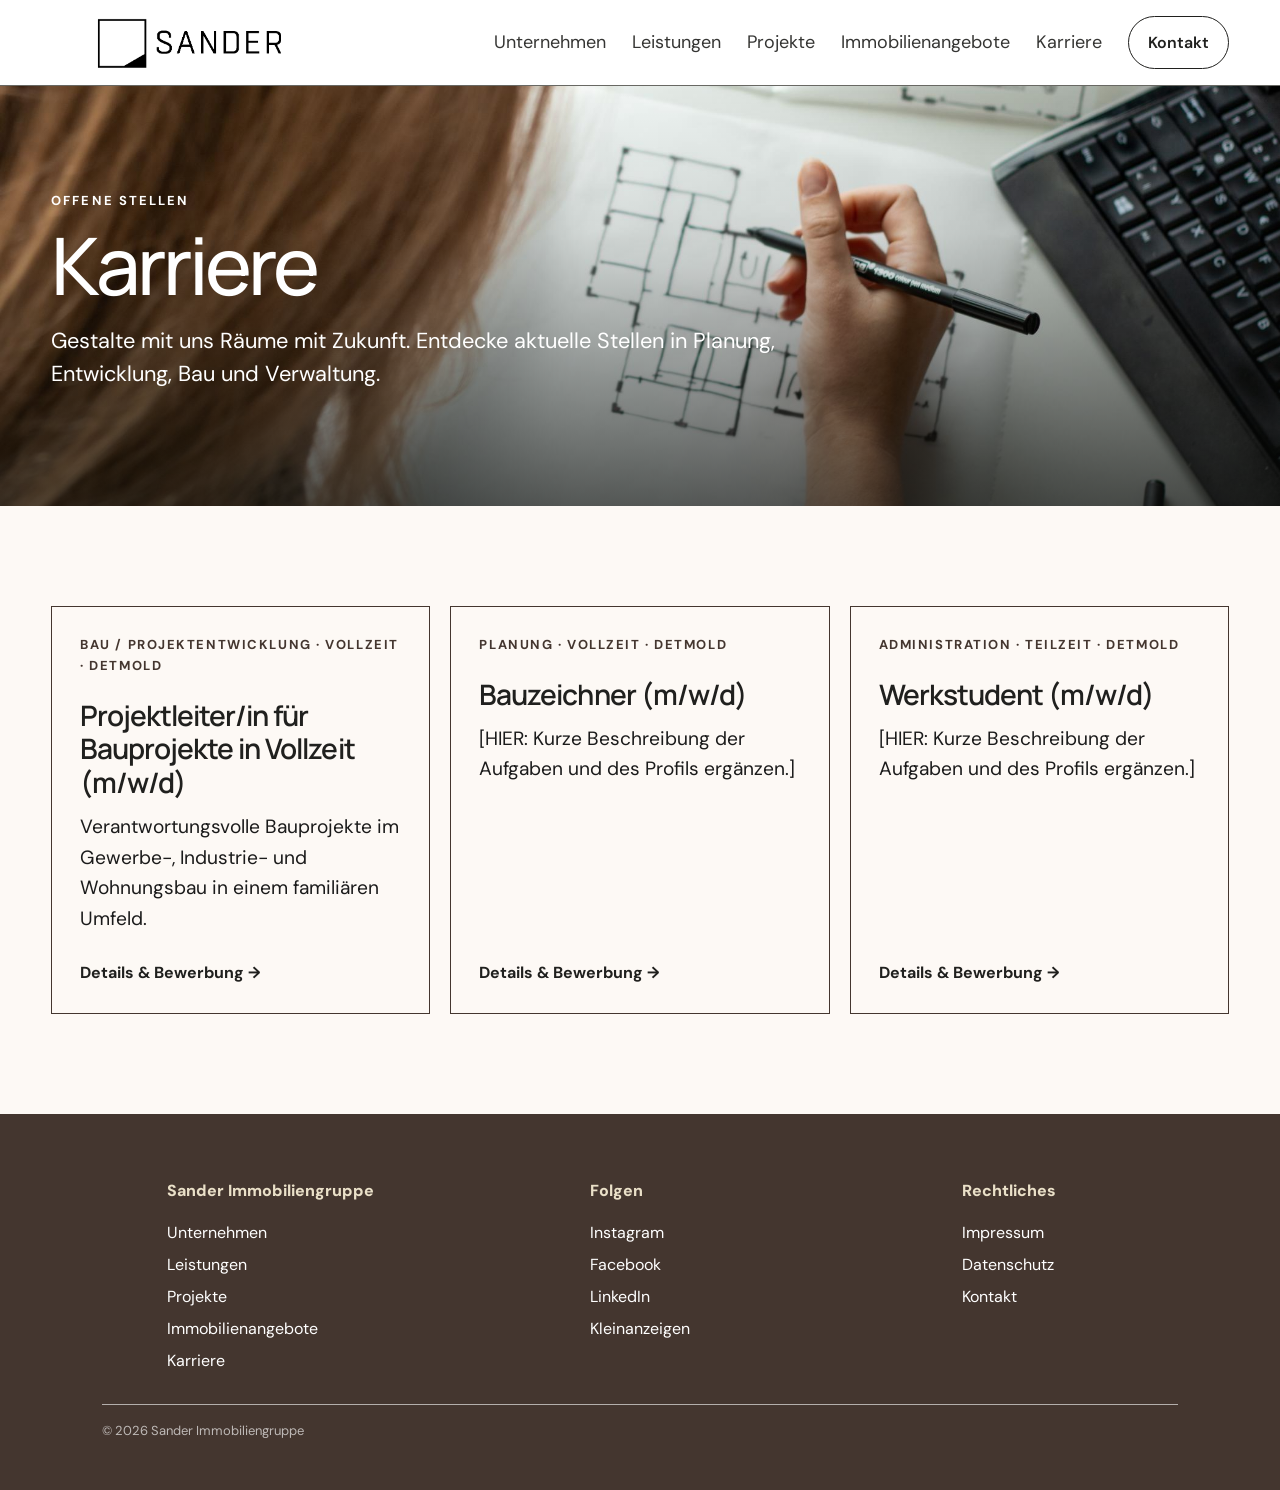
<file: Karriere/karriere.html>
<!doctype html>
<html lang="de">
<head>
  <meta charset="utf-8">
  <meta name="viewport" content="width=device-width, initial-scale=1">

  <meta
    name="description"
    content="Karriere bei der Sander Immobiliengruppe – offene Stellen in Planung, Entwicklung, Bau und Verwaltung."
  >

  <meta property="og:title" content="Karriere | Sander Immobiliengruppe">
  <meta
    property="og:description"
    content="Offene Positionen bei der Sander Immobiliengruppe."
  >

  <title>Karriere | Sander Immobiliengruppe</title>

  <!-- Gemeinsames Design der Website + Styles nur für diese Seite -->
  <link rel="stylesheet" href="../assets/css/styles.css">
  <link rel="stylesheet" href="karriere.css">

  <script type="application/ld+json">
    {
      "@context": "https://schema.org",
      "@type": "Organization",
      "name": "Sander Immobiliengruppe",
      "address": {
        "@type": "PostalAddress",
        "addressLocality": "Detmold",
        "addressCountry": "DE"
      },
      "url": "https://www.sander-projekt.de"
    }
  </script>
</head>

<body class="subpage">
  <a class="skip-link" href="#main-content">Zum Inhalt springen</a>

  <header class="site-header" data-header>
    <a
      class="brand"
      href="../index.html"
      aria-label="Sander Immobiliengruppe – Startseite"
    >
      <img
        src="../assets/images/logo_weiß.png"
        alt="Sander Immobiliengruppe"
        class="brand-logo"
      >
    </a>

    <button
      class="menu-toggle"
      type="button"
      aria-expanded="false"
      aria-controls="main-nav"
    >
      Menü <span></span>
    </button>

    <nav
      id="main-nav"
      class="main-nav"
      aria-label="Hauptnavigation"
    >
      <a href="../Unternehmen/unternehmen.html">Unternehmen</a>
      <a href="../Leistungen/leistungen.html">Leistungen</a>
      <a href="../Projekte/projekte.html">Projekte</a>
      <a href="../Immobilienangebote/immobilienangebote.html">Immobilienangebote</a>
      <a href="karriere.html" aria-current="page">Karriere</a>
      <a class="nav-contact" href="../index.html#kontakt">Kontakt</a>
    </nav>
  </header>

  <main id="main-content">

    <!-- NEU: Hero (wie unternehmen.html) -->
    <section class="firm-hero">
      <div class="firm-hero__media"><img src="../assets/images/leistungen-hero.png" alt=""></div>
      <div class="container firm-hero__content">
        <p class="eyebrow">Offene Stellen</p>
        <h1>Karriere</h1>
        <p class="firm-hero__lead">Gestalte mit uns Räume mit Zukunft. Entdecke aktuelle Stellen in Planung, Entwicklung, Bau und Verwaltung.</p>
      </div>
    </section>

    <!-- Karriere -->
    <section id="karriere" class="section container">
      <div class="section-head split reveal">
      </div>

      <div
        id="jobs-grid"
        class="job-grid"
        aria-live="polite"
      ></div>

      <p id="no-jobs" hidden>
        Aktuell sind keine Stellen ausgeschrieben. Wir freuen uns über Ihre
        Initiativbewerbung an die 
        <a href="mailto:info@sander-projekt.de">
          <u>info@sander-projekt.de</u>
        </a>.
      </p>
    </section>

  </main>

  <!-- Footer -->
  <footer class="site-footer">
    <div class="container footer-grid">

      <div>
        <p class="footer-label">Sander Immobiliengruppe</p>
        <a href="../Unternehmen/unternehmen.html">Unternehmen</a>
        <a href="../Leistungen/leistungen.html">Leistungen</a>
        <a href="../Projekte/projekte.html">Projekte</a>
        <a href="../Immobilienangebote/immobilienangebote.html">Immobilienangebote</a>
        <a href="karriere.html">Karriere</a>
      </div>

      <div>
        <p class="footer-label">Folgen</p>
        <a href="[INSTAGRAM-URL]" rel="noopener noreferrer">Instagram</a>
        <a href="[FACEBOOK-URL]" rel="noopener noreferrer">Facebook</a>
        <a href="[LINKEDIN-URL]" rel="noopener noreferrer">LinkedIn</a>
        <a href="[KLEINANZEIGEN-URL]" rel="noopener noreferrer">Kleinanzeigen</a>
      </div>

      <div>
        <p class="footer-label">Rechtliches</p>
        <a href="../impressum.html">Impressum</a>
        <a href="../datenschutz.html">Datenschutz</a>
        <a href="../kontakt.html">Kontakt</a>
      </div>

      <p class="copyright">
        © <span data-year></span> Sander Immobiliengruppe
      </p>
    </div>
  </footer>

  <script src="../assets/js/jobs-data.js"></script>
  <script src="karriere.js"></script>
</body>
</html>
</file>
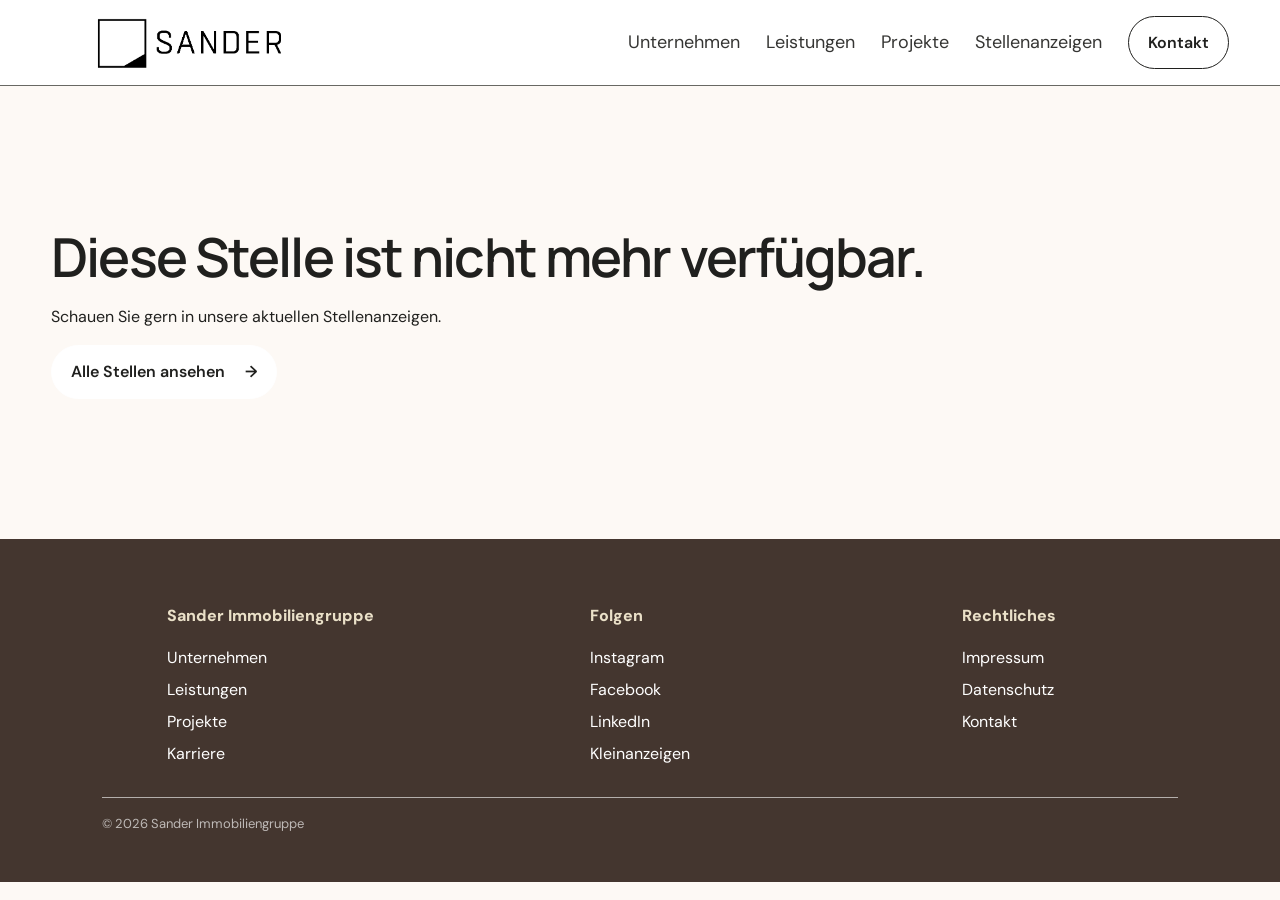
<file: Karriere/stelle.html>
<!doctype html>
<html lang="de">
<head>
  <meta charset="utf-8">
  <meta name="viewport" content="width=device-width, initial-scale=1">

  <meta
    name="description"
    content="Stellenanzeige der Sander Immobiliengruppe – Details zur Position, Aufgaben, Profil und Benefits."
  >

  <meta property="og:title" content="Stellenanzeige | Sander Immobiliengruppe">
  <meta
    property="og:description"
    content="Details zur Position bei der Sander Immobiliengruppe."
  >

  <title>Stellenanzeige | Sander Immobiliengruppe</title>

  <!-- Gemeinsames Design der Website + Styles nur für diese Seite -->
  <link rel="stylesheet" href="../assets/css/styles.css">
  <link rel="stylesheet" href="karriere.css">

  <script type="application/ld+json">
    {
      "@context": "https://schema.org",
      "@type": "Organization",
      "name": "Sander Immobiliengruppe",
      "address": {
        "@type": "PostalAddress",
        "addressLocality": "Detmold",
        "addressCountry": "DE"
      },
      "url": "https://www.sander-projekt.de"
    }
  </script>
</head>

<body class="subpage">
  <a class="skip-link" href="#main-content">Zum Inhalt springen</a>

  <header class="site-header" data-header>
    <a
      class="brand"
      href="../index.html"
      aria-label="Sander Immobiliengruppe – Startseite"
    >
      <img
        src="../assets/images/logo_weiß.png"
        alt="Sander Immobiliengruppe"
        class="brand-logo"
      >
    </a>

    <button
      class="menu-toggle"
      type="button"
      aria-expanded="false"
      aria-controls="main-nav"
    >
      Menü <span></span>
    </button>

    <nav
      id="main-nav"
      class="main-nav"
      aria-label="Hauptnavigation"
    >
      <a href="../Unternehmen/unternehmen.html">Unternehmen</a>
      <a href="../Leistungen/leistungen.html">Leistungen</a>
      <a href="../Projekte/projekte.html">Projekte</a>
      <a href="karriere.html" aria-current="page">Stellenanzeigen</a>
      <a class="nav-contact" href="../index.html#kontakt">Kontakt</a>
    </nav>
  </header>

  <main id="main-content">

    <!-- Die Stellenanzeige wird per JavaScript aus jobs-data.js gefüllt (stelle.html?id=…) -->
    <div id="job-detail" aria-live="polite"></div>

    <noscript>
      <section class="section container">
        <p>Bitte aktivieren Sie JavaScript, um die Stellenanzeige zu sehen.</p>
      </section>
    </noscript>

  </main>

  <!-- Footer -->
  <footer class="site-footer">
    <div class="container footer-grid">

      <div>
        <p class="footer-label">Sander Immobiliengruppe</p>
        <a href="../Unternehmen/unternehmen.html">Unternehmen</a>
        <a href="../Leistungen/leistungen.html">Leistungen</a>
        <a href="../Projekte/projekte.html">Projekte</a>
        <a href="karriere.html">Karriere</a>
      </div>

      <div>
        <p class="footer-label">Folgen</p>
        <a href="[INSTAGRAM-URL]" rel="noopener noreferrer">Instagram</a>
        <a href="[FACEBOOK-URL]" rel="noopener noreferrer">Facebook</a>
        <a href="[LINKEDIN-URL]" rel="noopener noreferrer">LinkedIn</a>
        <a href="[KLEINANZEIGEN-URL]" rel="noopener noreferrer">Kleinanzeigen</a>
      </div>

      <div>
        <p class="footer-label">Rechtliches</p>
        <a href="../impressum.html">Impressum</a>
        <a href="../datenschutz.html">Datenschutz</a>
        <a href="../kontakt.html">Kontakt</a>
      </div>

      <p class="copyright">
        © <span data-year></span> Sander Immobiliengruppe
      </p>
    </div>
  </footer>

  <script src="../assets/js/jobs-data.js"></script>
  <script src="karriere.js"></script>
</body>
</html>
</file>
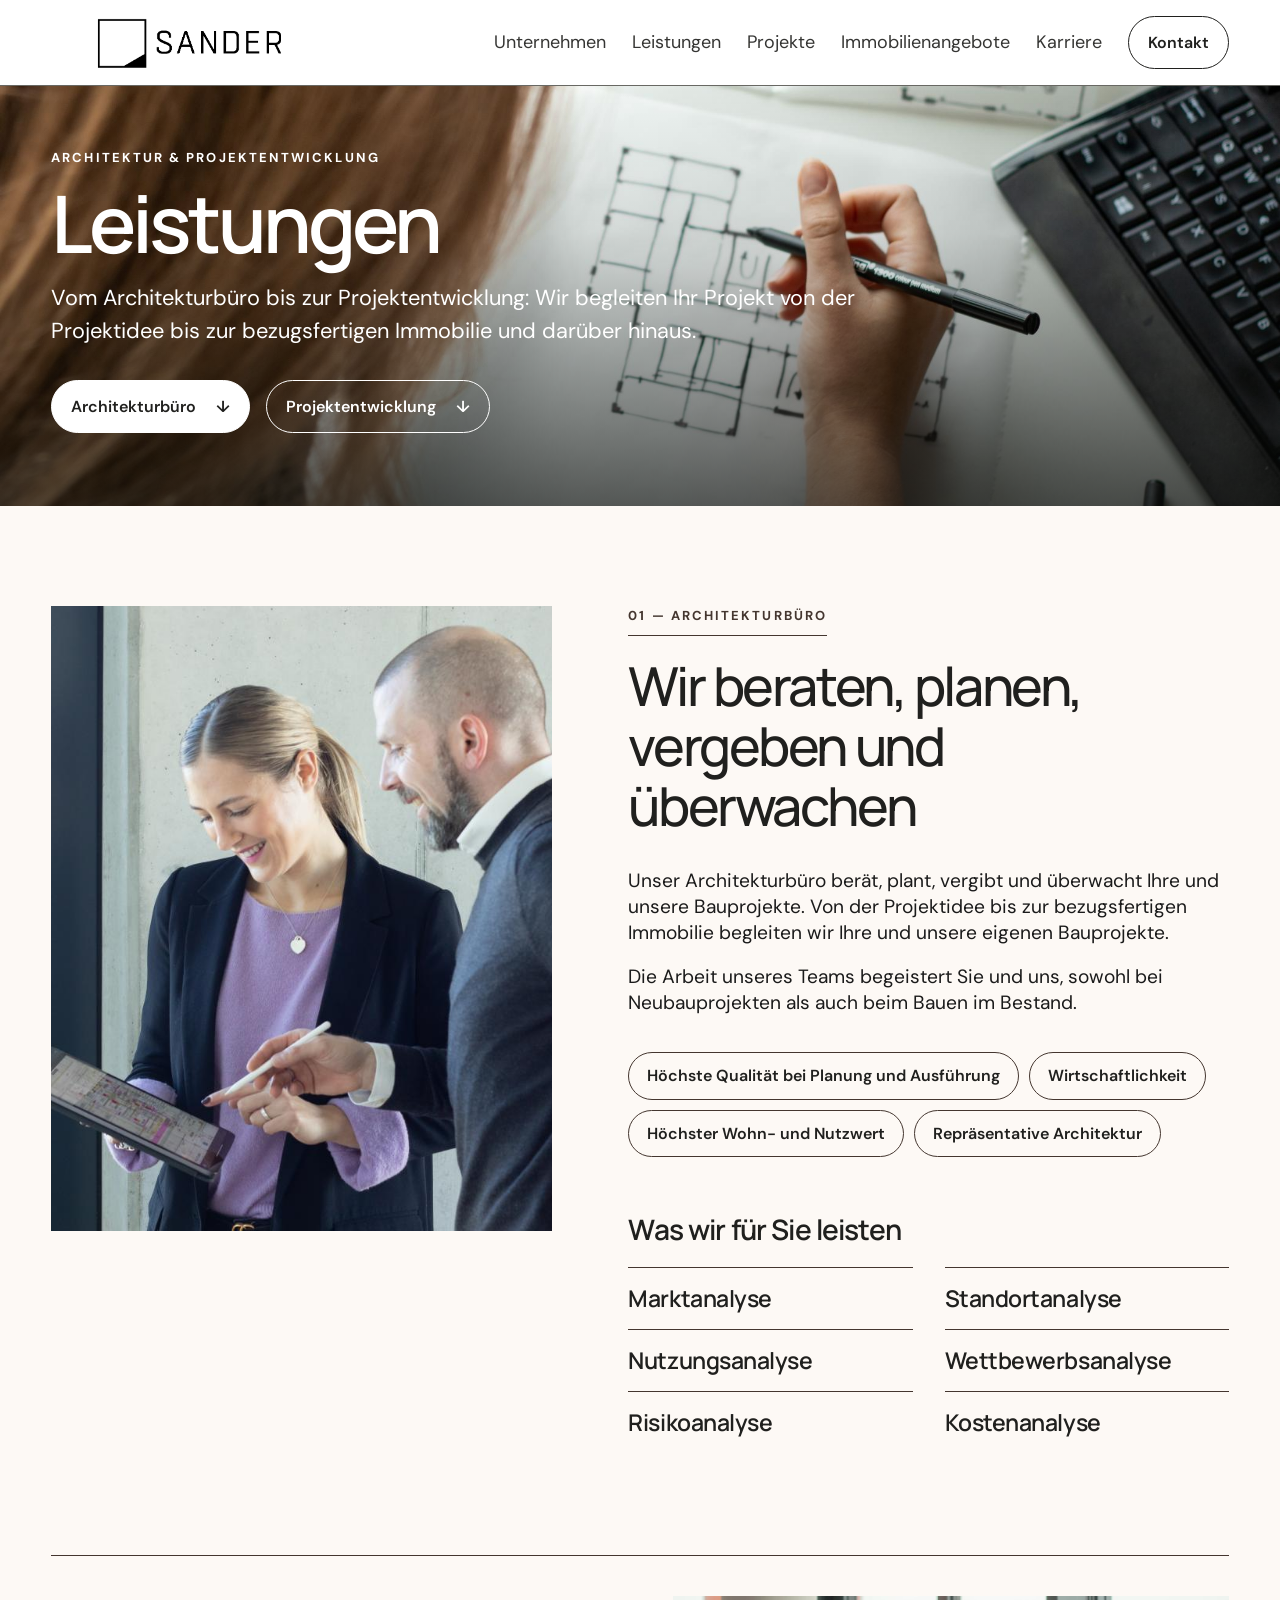
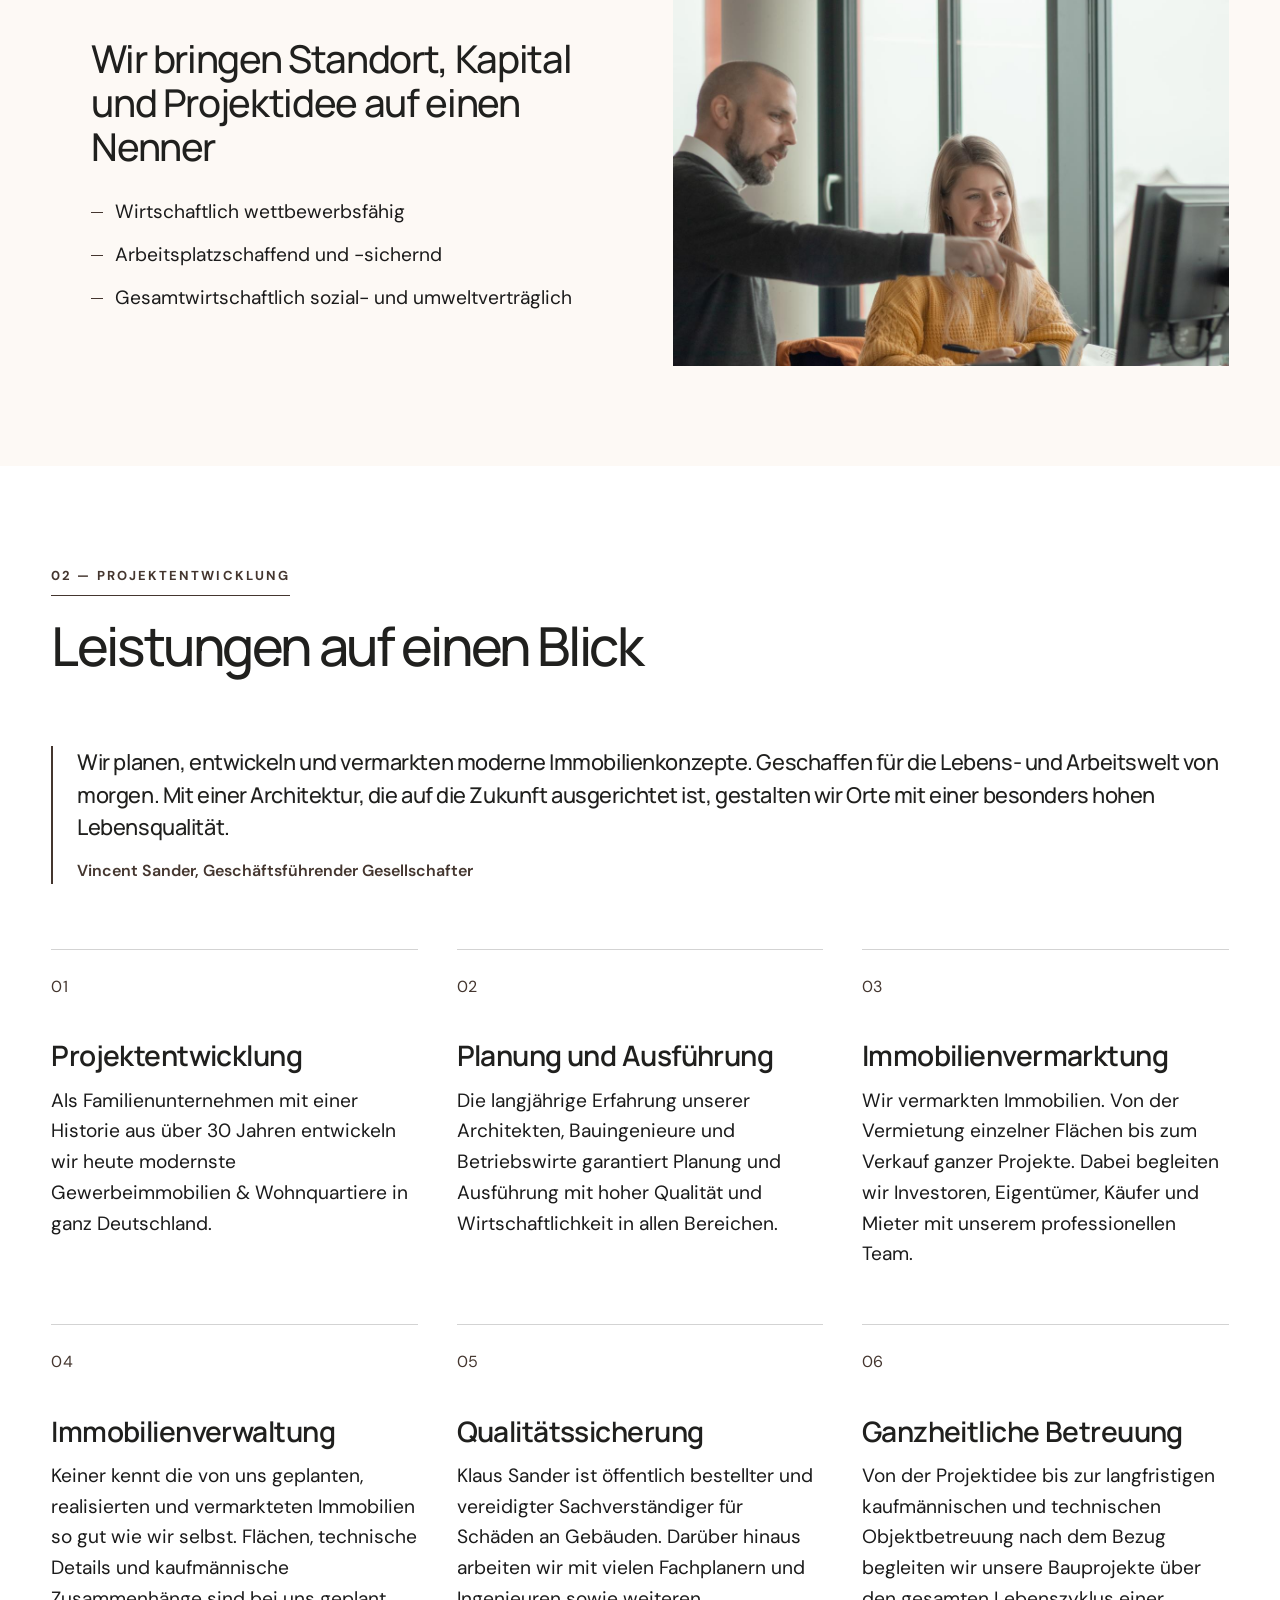
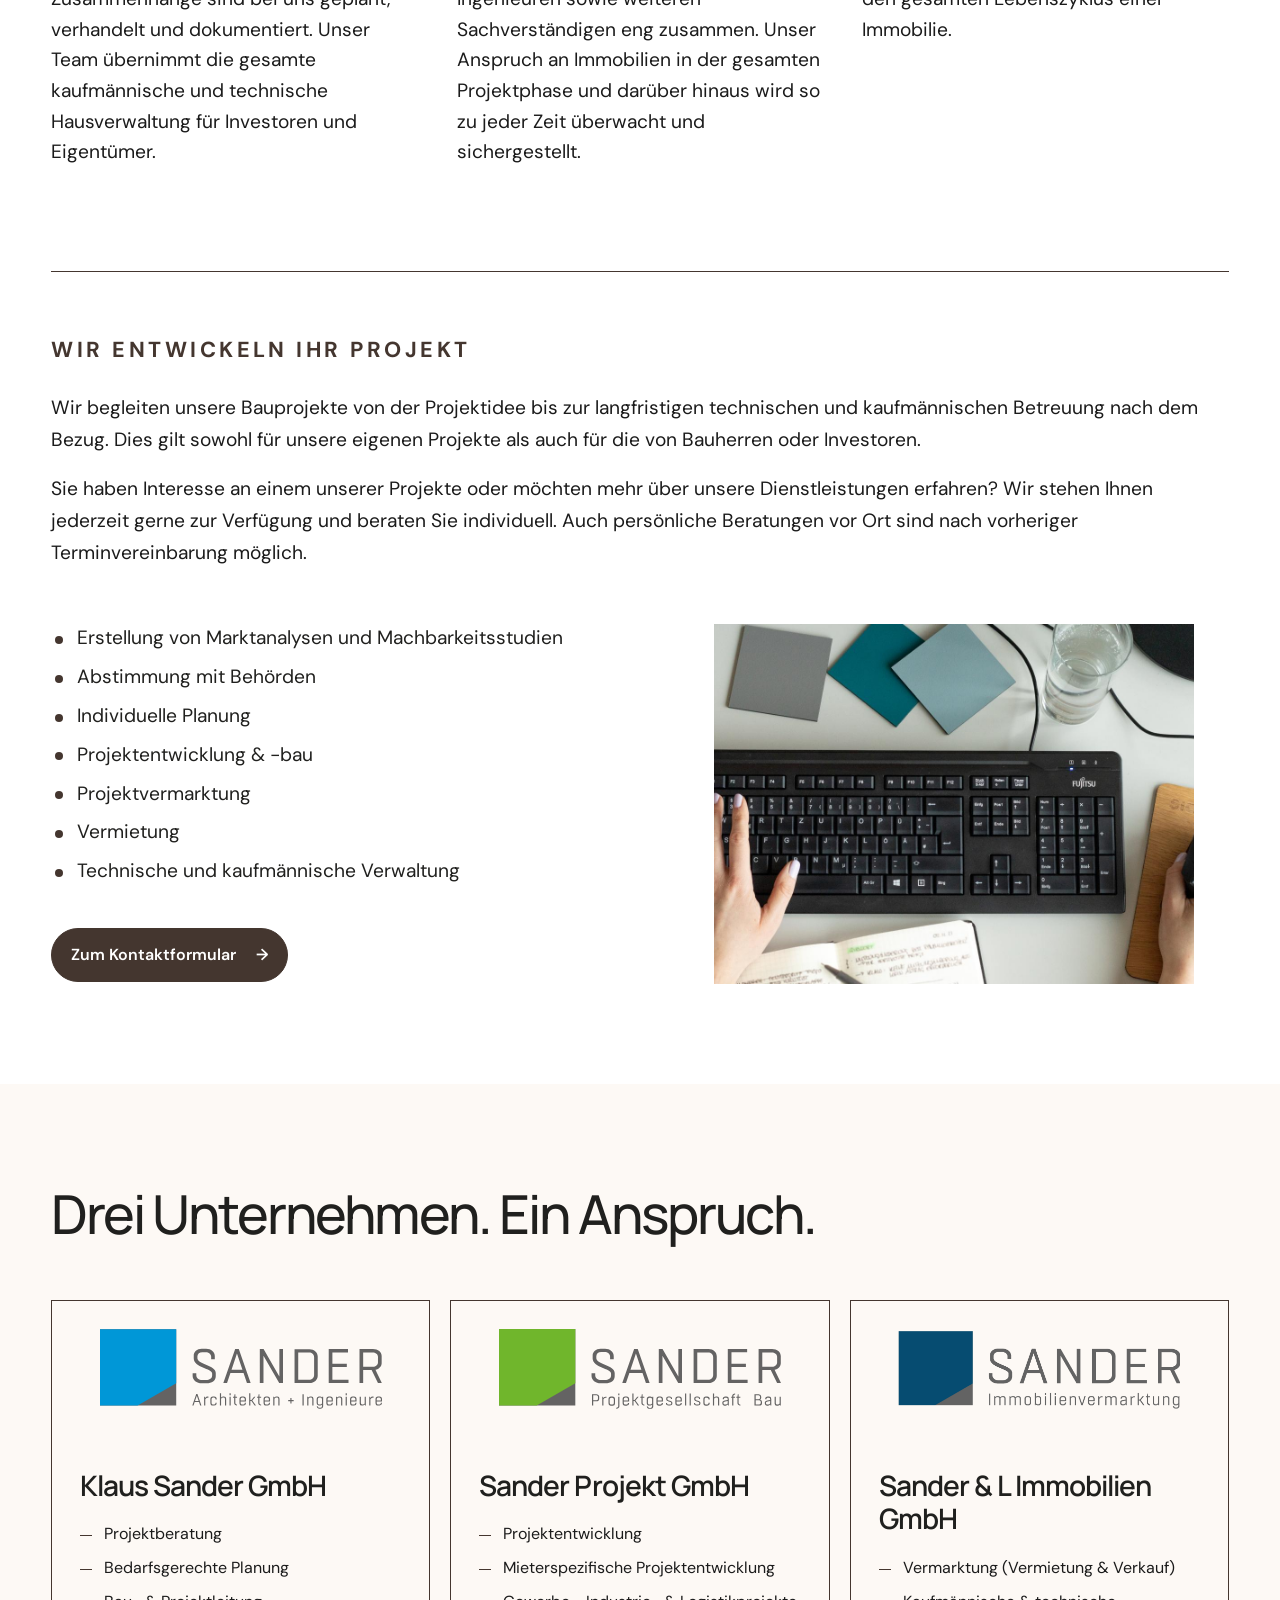
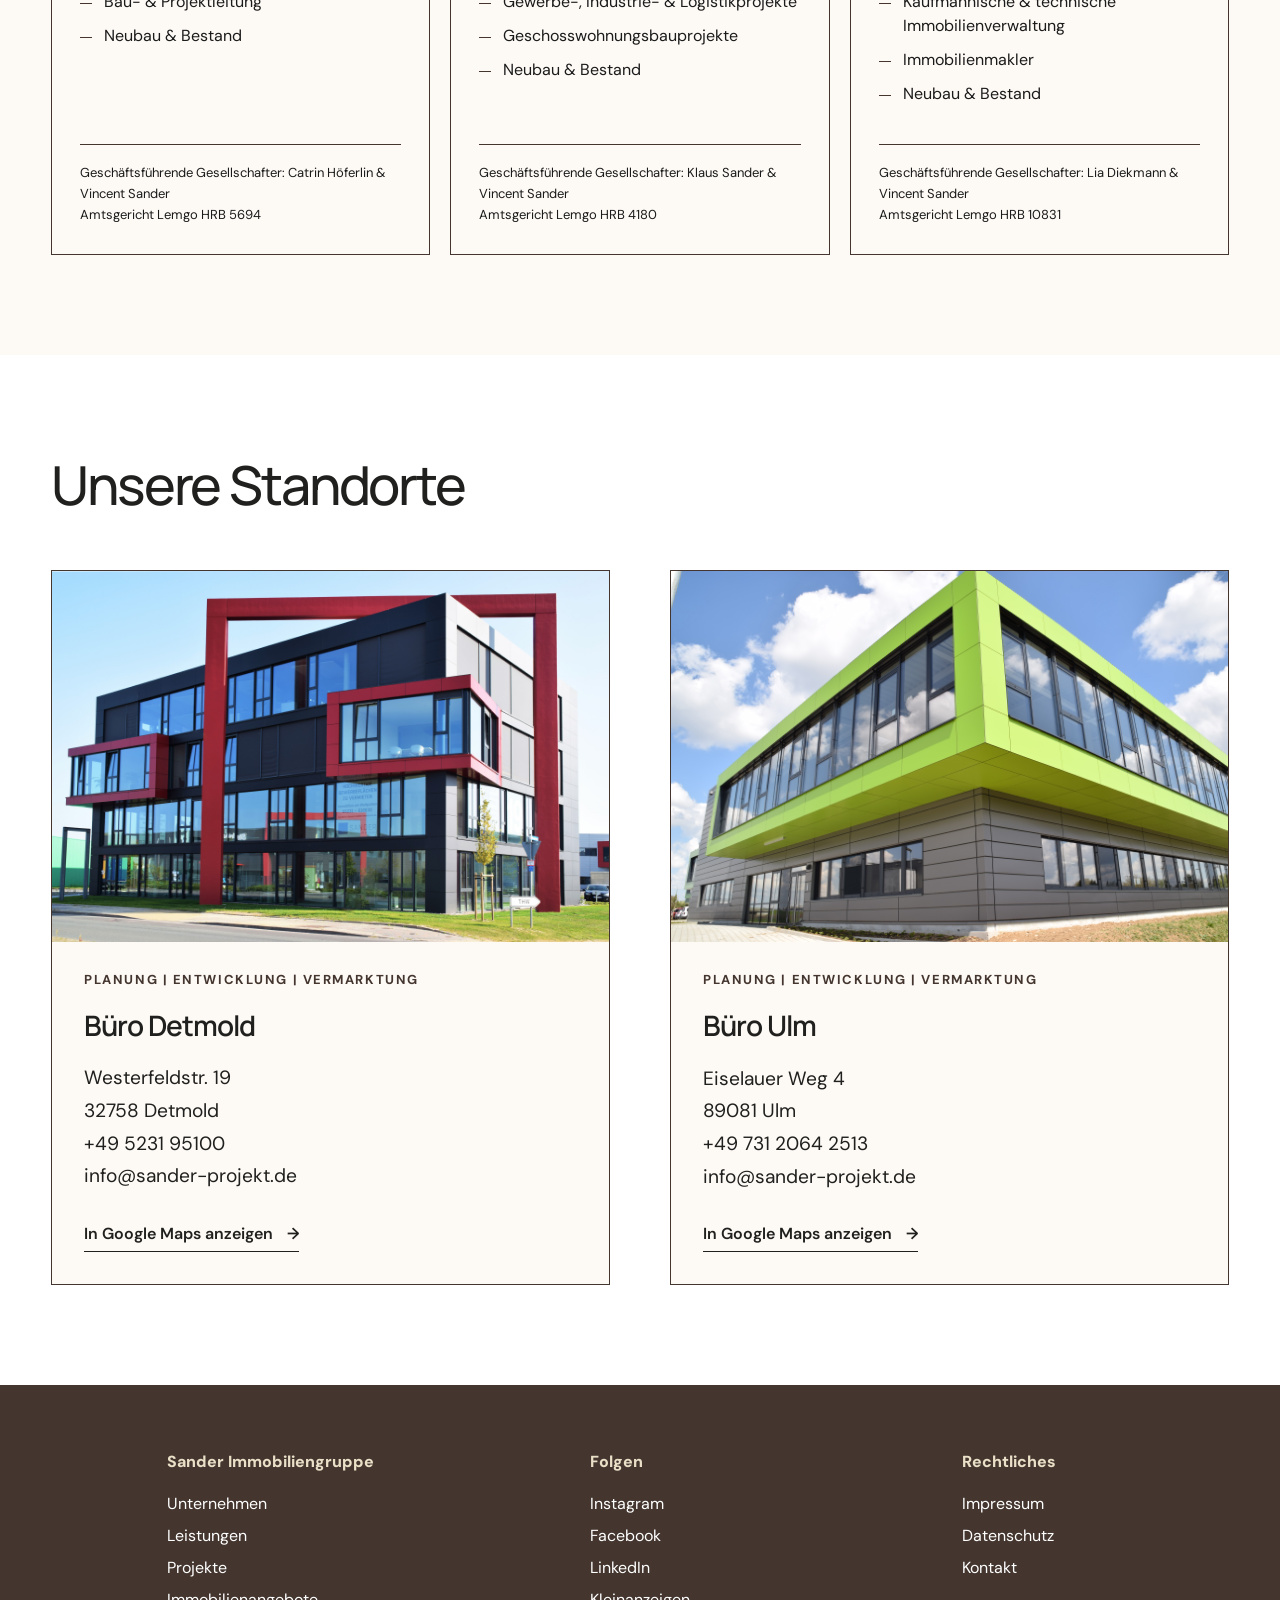
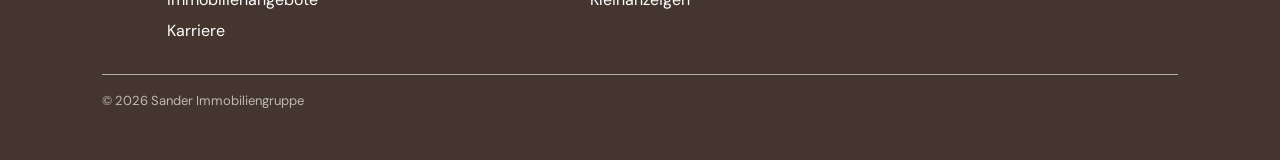
<file: Leistungen/leistungen.html>
<html lang="de">
<head>
  <meta charset="utf-8">
  <meta name="viewport" content="width=device-width, initial-scale=1">

  <title>Leistungen | Architekturbüro &amp; Projektentwicklung | Sander Immobiliengruppe</title>
  <meta name="description" content="Architekturbüro und Projektentwicklung aus einer Hand: Marktanalyse, Planung, Projektentwicklung, Vermarktung und Verwaltung von Gewerbe-, Industrie- und Wohnimmobilien. Büros in Detmold und Ulm.">
  <link rel="canonical" href="https://sander-projekt.de/leistungen">
  <meta name="robots" content="index, follow">
  <meta property="og:type" content="website">
  <meta property="og:site_name" content="Sander Immobiliengruppe">
  <meta property="og:title" content="Leistungen | Sander Immobiliengruppe">
  <meta property="og:description" content="Vom Architekturbüro bis zur Projektentwicklung: Wir begleiten Ihr Projekt von der ersten Idee bis zur langfristigen Betreuung.">
  <meta property="og:url" content="https://sander-projekt.de/leistungen">
  <meta property="og:image" content="https://sander-projekt.de/assets/images/og-image.jpg">
  <meta property="og:locale" content="de_DE">
  <meta name="twitter:card" content="summary_large_image">

  <!-- Favicon-Zeilen aus unternehmen.html übernehmen -->
  <link rel="stylesheet" href="../assets/css/styles.css">
  <link rel="stylesheet" href="leistungen.css">

  <script type="application/ld+json">
  {
    "@context": "https://schema.org",
    "@graph": [
      {
        "@type": "Service",
        "name": "Architekturbüro",
        "serviceType": "Beratung, Planung, Vergabe und Überwachung von Bauprojekten",
        "provider": { "@type": "Organization", "name": "Sander Immobiliengruppe", "url": "https://sander-projekt.de" },
        "areaServed": "DE"
      },
      {
        "@type": "Service",
        "name": "Projektentwicklung",
        "serviceType": "Projektentwicklung, Vermarktung und Verwaltung von Immobilien",
        "provider": { "@type": "Organization", "name": "Sander Immobiliengruppe", "url": "https://sander-projekt.de" },
        "areaServed": "DE"
      }
    ]
  }
  </script>
</head>

<body class="subpage">
  <a class="skip-link" href="#inhalt">Zum Inhalt springen</a>

  <!-- HEADER: 1:1 aus unternehmen.html kopieren -->
  <header class="site-header" data-header>
    <a class="brand" href="../index.html" aria-label="Sander Immobiliengruppe">
      <img class="brand-logo" src="../assets/images/logo_weiß.png" alt="Sander Immobiliengruppe">
    </a>
    <button class="menu-toggle" type="button" aria-expanded="false" aria-label="Menü"><span></span><span></span></button>
    <nav class="main-nav" aria-label="Hauptnavigation">
      <a href="../Unternehmen/unternehmen.html">Unternehmen</a>
      <a href="Leistungen.html" aria-current="page">Leistungen</a>
      <a href="../Projekte/projekte.html">Projekte</a>
      <a href="../Immobilienangebote/immobilienangebote.html">Immobilienangebote</a>
      <a href="../Karriere/karriere.html">Karriere</a>
      <a class="nav-contact" href="../index.html#kontakt">Kontakt</a>
    </nav>
  </header>

  <main id="inhalt">

    <!-- ===== Hero Stage ===== -->
    <section class="lei-hero">
      <div class="lei-hero__media"><img src="../assets/images/leistungen-hero.png" alt=""></div>
      <div class="container lei-hero__content">
        <p class="eyebrow">Architektur &amp; Projektentwicklung</p>
        <h1>Leistungen</h1>
        <p class="lei-hero__lead">Vom Architekturbüro bis zur Projektentwicklung: Wir begleiten Ihr Projekt von der Projektidee bis zur bezugsfertigen Immobilie und darüber hinaus.</p>
        <div class="lei-jump">
          <a class="button button-primary" href="#architektur">Architekturbüro <span aria-hidden="true">↓</span></a>
          <a class="button" href="#projektentwicklung">Projektentwicklung <span aria-hidden="true">↓</span></a>
        </div>
      </div>
    </section>

    <!-- ============================================================
         TEIL 01 – ARCHITEKTURBÜRO
    ============================================================ -->
    <section class="section container lei-part" id="architektur" aria-labelledby="architektur-title">

        <div class="lei-arch">                                                 
            <figure class="lei-arch__media reveal">
            <div class="lei-photo"><img src="../assets/images/tabletnutzung.png" alt="Architekturbüro Sander" loading="lazy"></div>
            </figure>

            <div class="lei-arch__content">
            <p class="lei-part__tag reveal">01 — Architekturbüro</p>
            <h2 id="architektur-title" class="lei-title reveal">Wir beraten, planen, vergeben und überwachen</h2>
            
            <div class="lei-arch__text reveal">
                <p>Unser Architekturbüro berät, plant, vergibt und überwacht Ihre und unsere Bauprojekte. Von der Projektidee bis zur bezugsfertigen Immobilie begleiten wir Ihre und unsere eigenen Bauprojekte.</p>
                <p>Die Arbeit unseres Teams begeistert Sie und uns, sowohl bei Neubauprojekten als auch beim Bauen im Bestand.</p>
            </div>

            <ul class="lei-pills reveal" aria-label="Das zeichnet uns aus">
                <li>Höchste Qualität bei Planung und Ausführung</li>
                <li>Wirtschaftlichkeit</li>
                <li>Höchster Wohn- und Nutzwert</li>
                <li>Repräsentative Architektur</li>
                
            </ul>

            <h3 class="lei-sub lei-arch__sub reveal">Was wir für Sie leisten</h3>
            <ul class="lei-an">                                             
                <li class="reveal">Marktanalyse</li>
                <li class="reveal">Standortanalyse</li>
                <li class="reveal">Nutzungsanalyse</li>
                <li class="reveal">Wettbewerbsanalyse</li>
                <li class="reveal">Risikoanalyse</li>
                <li class="reveal">Kostenanalyse</li>
            </ul>
            </div>
        </div>

      <div class="lei-statement reveal">
        <div class="lei-statement__text">                                          
            <h3>Wir bringen Standort, Kapital und Projektidee auf einen Nenner</h3>
            <ul class="lei-list">
            <li>Wirtschaftlich wettbewerbsfähig</li>
            <li>Arbeitsplatzschaffend und -sichernd</li>
            <li>Gesamtwirtschaftlich sozial- und umweltverträglich</li>
            </ul>
        </div>
        <figure class="lei-statement__media">                                      
            <div class="lei-photo"><img src="../assets/images/pcnutzung.png" alt="Beschreibung des Bildes" loading="lazy"> /div>
        </figure>
      </div>
    </section>

    <!-- ============================================================
         TEIL 02 – PROJEKTENTWICKLUNG
    ============================================================ -->
    <section class="section-muted lei-part" id="projektentwicklung" aria-labelledby="projektentwicklung-title">
      <div class="container">  
            <div class="lei-part__head reveal">
            <p class="lei-part__tag">02 — Projektentwicklung</p>
            <h2 id="projektentwicklung-title" class="lei-title">Leistungen auf einen Blick</h2>
            </div>

            <blockquote class="lei-quote lei-quote--wide reveal">
            <p>Wir planen, entwickeln und vermarkten moderne Immobilienkonzepte. Geschaffen für die Lebens- und Arbeitswelt von morgen. Mit einer Architektur, die auf die Zukunft ausgerichtet ist, gestalten wir Orte mit einer besonders hohen Lebensqualität.</p>
            <footer>Vincent Sander, Geschäftsführender Gesellschafter</footer>
            </blockquote>

            <div class="service-list">
            <article class="service-card reveal">
                <span>01</span>
                <h3>Projektentwicklung</h3>
                <p>Als Familienunternehmen mit einer Historie aus über 30 Jahren entwickeln wir heute modernste Gewerbeimmobilien &amp; Wohnquartiere in ganz Deutschland.</p>
            </article>
            <article class="service-card reveal">
                <span>02</span>
                <h3>Planung und Ausführung</h3>
                <p>Die langjährige Erfahrung unserer Architekten, Bauingenieure und Betriebswirte garantiert Planung und Ausführung mit hoher Qualität und Wirtschaftlichkeit in allen Bereichen.</p>
            </article>
            <article class="service-card reveal">
                <span>03</span>
                <h3>Immobilienvermarktung</h3>
                <p>Wir vermarkten Immobilien. Von der Vermietung einzelner Flächen bis zum Verkauf ganzer Projekte. Dabei begleiten wir Investoren, Eigentümer, Käufer und Mieter mit unserem professionellen Team.</p>
            </article>
            <article class="service-card reveal">
                <span>04</span>
                <h3>Immobilienverwaltung</h3>
                <p>Keiner kennt die von uns geplanten, realisierten und vermarkteten Immobilien so gut wie wir selbst. Flächen, technische Details und kaufmännische Zusammenhänge sind bei uns geplant, verhandelt und dokumentiert. Unser Team übernimmt die gesamte kaufmännische und technische Hausverwaltung für Investoren und Eigentümer.</p>
            </article>
            <article class="service-card reveal">
                <span>05</span>
                <h3>Qualitätssicherung</h3>
                <p>Klaus Sander ist öffentlich bestellter und vereidigter Sachverständiger für Schäden an Gebäuden. Darüber hinaus arbeiten wir mit vielen Fachplanern und Ingenieuren sowie weiteren Sachverständigen eng zusammen. Unser Anspruch an Immobilien in der gesamten Projektphase und darüber hinaus wird so zu jeder Zeit überwacht und sichergestellt.</p>
            </article>
            <article class="service-card reveal">
                <span>06</span>
                <h3>Ganzheitliche Betreuung</h3>
                <p>Von der Projektidee bis zur langfristigen kaufmännischen und technischen Objektbetreuung nach dem Bezug begleiten wir unsere Bauprojekte über den gesamten Lebenszyklus einer Immobilie.</p>
            </article>
        </div>
    
        <div class="lei-begleit">                                                     
            <p class="section-label reveal">Wir entwickeln Ihr Projekt</p>

            <div class="lei-begleit__text reveal">
                <p>Wir begleiten unsere Bauprojekte von der Projektidee bis zur langfristigen technischen und kaufmännischen Betreuung nach dem Bezug. Dies gilt sowohl für unsere eigenen Projekte als auch für die von Bauherren oder Investoren.</p>
                <p>Sie haben Interesse an einem unserer Projekte oder möchten mehr über unsere Dienstleistungen erfahren? Wir stehen Ihnen jederzeit gerne zur Verfügung und beraten Sie individuell. Auch persönliche Beratungen vor Ort sind nach vorheriger Terminvereinbarung möglich.</p>
            </div>

            <div class="lei-begleit__grid">
                <div class="reveal">                                                       
                    <ul class="lei-bullets">                                                 
                        <li>Erstellung von Marktanalysen und Machbarkeitsstudien</li>
                        <li>Abstimmung mit Behörden</li>
                        <li>Individuelle Planung</li>
                        <li>Projektentwicklung &amp; -bau</li>
                        <li>Projektvermarktung</li>
                        <li>Vermietung</li>
                        <li>Technische und kaufmännische Verwaltung</li>
                    </ul>
                    <a class="button button-peach lei-begleit__cta" href="../index.html#kontakt">Zum Kontaktformular <span aria-hidden="true">→</span></a>
                </div>
                <figure class="lei-begleit__media reveal">                               
                    <div class="lei-photo"> <img src="../assets/images/tastatur.png" alt="Beschreibung" loading="lazy"> </div>
                </figure>
                </div>
        </div>
      </div>
    </section>

    <!-- GEMEINSAM – Immobiliengruppe (stand auf beiden Seiten) -->
   <section class="section container" aria-labelledby="firmen-title">
      <h2 id="firmen-title" class="firm-title reveal">Drei Unternehmen. Ein Anspruch.</h2>
      <div class="firm-cards">
        <article class="firm-card reveal">
          <img class="firm-card__logo" src="../assets/images/sander-architektur.svg" alt="Klaus Sander GmbH" loading="lazy"> 
          <h3>Klaus Sander GmbH</h3>
          <ul class="firm-list">
            <li>Projektberatung</li>
            <li>Bedarfsgerechte Planung</li>
            <li>Bau- &amp; Projektleitung</li>
            <li>Neubau &amp; Bestand</li>
          </ul>
          <p class="firm-card__legal">Geschäftsführende Gesellschafter: Catrin Höferlin &amp; Vincent Sander<br>Amtsgericht Lemgo HRB 5694</p>
        </article>
        <article class="firm-card reveal">
          <img class="firm-card__logo" src="../assets/images/sander-projekt.svg" alt="Sander Projekt GmbH" loading="lazy">
          <h3>Sander Projekt GmbH</h3>
          <ul class="firm-list">
            <li>Projektentwicklung</li>
            <li>Mieterspezifische Projektentwicklung</li>
            <li>Gewerbe-, Industrie- &amp; Logistikprojekte</li>
            <li>Geschosswohnungsbauprojekte</li>
            <li>Neubau &amp; Bestand</li>
          </ul>
          <p class="firm-card__legal">Geschäftsführende Gesellschafter: Klaus Sander &amp; Vincent Sander<br>Amtsgericht Lemgo HRB 4180</p>
        </article>
        <article class="firm-card reveal">
          <img class="firm-card__logo" src="../assets/images/sander-immobilienvermarktung.png" alt="Sander & L Immobilien GmbH" loading="lazy">
          <h3>Sander &amp; L Immobilien GmbH</h3>
          <ul class="firm-list">
            <li>Vermarktung (Vermietung &amp; Verkauf)</li>
            <li>Kaufmännische &amp; technische Immobilienverwaltung</li>
            <li>Immobilienmakler</li>
            <li>Neubau &amp; Bestand</li>
          </ul>
          <p class="firm-card__legal">Geschäftsführende Gesellschafter: Lia Diekmann &amp; Vincent Sander<br>Amtsgericht Lemgo HRB 10831</p>
        </article>
      </div>
    </section>
    
    <!-- GEMEINSAM – Standorte (stand auf beiden Seiten) -->
     <section class="section-muted" aria-labelledby="standorte-title">
      <div class="container">
        <h2 id="standorte-title" class="firm-title reveal">Unsere Standorte</h2>
        <div class="firm-locations">
          <article class="firm-location reveal">
            <img class="firm-location__img" src="../assets/images/Buero_rot.png" alt="Büro Detmold" loading="lazy">
            <p class="firm-location__tag">Planung | Entwicklung | Vermarktung</p>
            <h3>Büro Detmold</h3>
            <address>
              Westerfeldstr. 19<br>32758 Detmold<br>
              <a href="tel:+495231 95100">+49 5231 95100</a><br>
              <a href="mailto:info@sander-projekt.de">info@sander-projekt.de</a>
            </address>
            <a class="text-link" href="https://www.google.com/maps/search/?api=1&amp;query=Westerfeldstr.+19+32758+Detmold" target="_blank" rel="noopener">In Google Maps anzeigen <span aria-hidden="true">→</span></a>
          </article>
          <article class="firm-location reveal">
            <img class="firm-location__img" src="../assets/images/Buero_gruen.jpg" alt="Büro Ulm" loading="lazy"> 
            <p class="firm-location__tag">Planung | Entwicklung | Vermarktung</p>
            <h3>Büro Ulm</h3>
            <address>
              Eiselauer Weg 4<br>89081 Ulm<br>
              <a href="tel:+4973120642513">+49 731 2064 2513</a><br>
              <a href="mailto:info@sander-projekt.de">info@sander-projekt.de</a>
            </address>
            <a class="text-link" href="https://www.google.com/maps/search/?api=1&amp;query=Eiselauer+Weg+4+89081+Ulm" target="_blank" rel="noopener">In Google Maps anzeigen <span aria-hidden="true">→</span></a>
          </article>
        </div>
      </div>
    </section>
  </main>

  <!-- FOOTER: 1:1 aus unternehmen.html kopieren -->
  <footer class="site-footer">
    <div class="container footer-grid">

      <div>
        <p class="footer-label">Sander Immobiliengruppe</p>
        <a href="../Unternehmen/unternehmen.html">Unternehmen</a>
        <a href="../Leistungen/leistungen.html">Leistungen</a>
        <a href="../Projekte/projekte.html">Projekte</a>
        <a href="../Immobilienangebote/immobilienangebote.html">Immobilienangebote</a>
        <a href="../Karriere/karriere.html">Karriere</a>
      </div>

      <div>
        <p class="footer-label">Folgen</p>
        <a href="[INSTAGRAM-URL]" rel="noopener noreferrer">Instagram</a>
        <a href="[FACEBOOK-URL]" rel="noopener noreferrer">Facebook</a>
        <a href="[LINKEDIN-URL]" rel="noopener noreferrer">LinkedIn</a>
        <a href="[KLEINANZEIGEN-URL]" rel="noopener noreferrer">Kleinanzeigen</a>
      </div>

      <div>
        <p class="footer-label">Rechtliches</p>
        <a href="../impressum.html">Impressum</a>
        <a href="../datenschutz.html">Datenschutz</a>
        <a href="../kontakt.html">Kontakt</a>
      </div>

      <p class="copyright">
        © <span data-year></span> Sander Immobiliengruppe
      </p>
    </div>
  </footer>

  <script src="../assets/js/projects-data.js"></script>
  <script src="leistungen.js"></script>
</body>
</html>
</file>
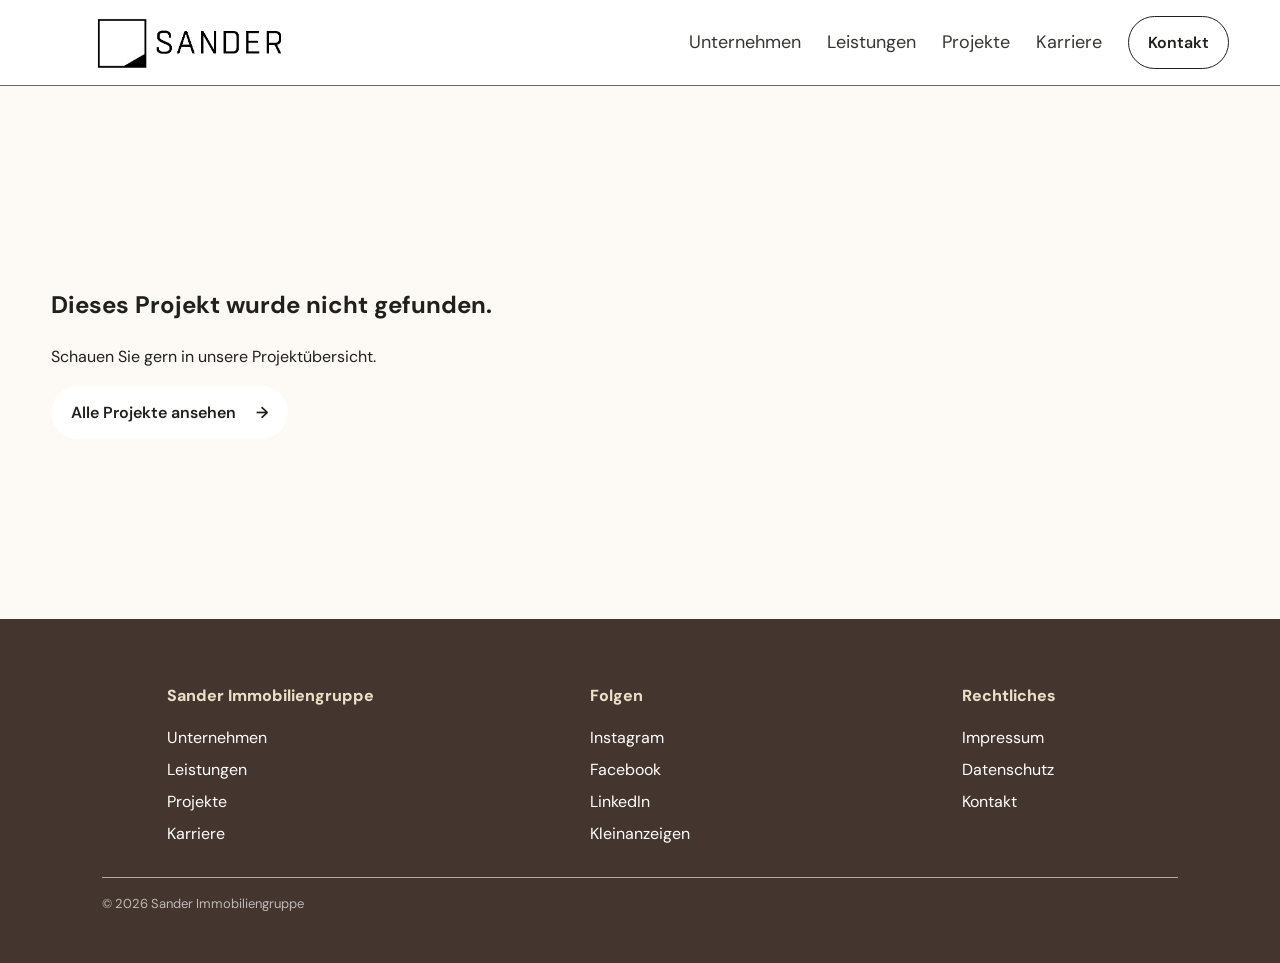
<file: Projekte/projekt.html>
<!doctype html>
<html lang="de">
<head>
  <meta charset="utf-8">
  <meta name="viewport" content="width=device-width, initial-scale=1">
  <meta name="description" content="Projekt der Sander Immobiliengruppe.">
  <title>Projekt | Sander Immobiliengruppe</title>

  <link rel="stylesheet" href="../assets/css/styles.css">
  <link rel="stylesheet" href="projekte.css">
</head>

<body class="subpage">
  <a class="skip-link" href="#main-content">Zum Inhalt springen</a>

  <header class="site-header" data-header>
    <a class="brand" href="../index.html" aria-label="Sander Immobiliengruppe – Startseite">
      <img src="../assets/images/logo_weiß.png" alt="Sander Immobiliengruppe" class="brand-logo">
    </a>

    <button class="menu-toggle" type="button" aria-expanded="false" aria-controls="main-nav">
      Menü <span></span>
    </button>

    <nav id="main-nav" class="main-nav" aria-label="Hauptnavigation">
      <a href="../Unternehmen/unternehmen.html">Unternehmen</a>
      <a href="../Leistungen/leistungen.html">Leistungen</a>
      <a href="projekte.html" aria-current="page">Projekte</a>
      <a href="../Karriere/karriere.html">Karriere</a>
      <a class="nav-contact" href="../index.html#kontakt">Kontakt</a>
    </nav>
  </header>

  <main id="main-content">

    <!-- Wird per JavaScript aus projekte-data.js gefüllt (projekt.html?id=…) -->
    <div id="projekt-detail" aria-live="polite"></div>

    <noscript>
      <section class="section container">
        <p>Bitte aktivieren Sie JavaScript, um das Projekt zu sehen.</p>
      </section>
    </noscript>

  </main>

  <footer class="site-footer">
    <div class="container footer-grid">

      <div>
        <p class="footer-label">Sander Immobiliengruppe</p>
        <a href="../Unternehmen/unternehmen.html">Unternehmen</a>
        <a href="../Leistungen/leistungen.html">Leistungen</a>
        <a href="projekte.html">Projekte</a>
        <a href="../Karriere/karriere.html">Karriere</a>
      </div>

      <div>
        <p class="footer-label">Folgen</p>
        <a href="[INSTAGRAM-URL]" rel="noopener noreferrer">Instagram</a>
        <a href="[FACEBOOK-URL]" rel="noopener noreferrer">Facebook</a>
        <a href="[LINKEDIN-URL]" rel="noopener noreferrer">LinkedIn</a>
        <a href="[KLEINANZEIGEN-URL]" rel="noopener noreferrer">Kleinanzeigen</a>
      </div>

      <div>
        <p class="footer-label">Rechtliches</p>
        <a href="../impressum.html">Impressum</a>
        <a href="../datenschutz.html">Datenschutz</a>
        <a href="../kontakt.html">Kontakt</a>
      </div>

      <p class="copyright">
        © <span data-year></span> Sander Immobiliengruppe
      </p>
    </div>
  </footer>

  <script src="../assets/js/projekte-data.js"></script>
  <script src="projekte.js"></script>
</body>
</html>
</file>
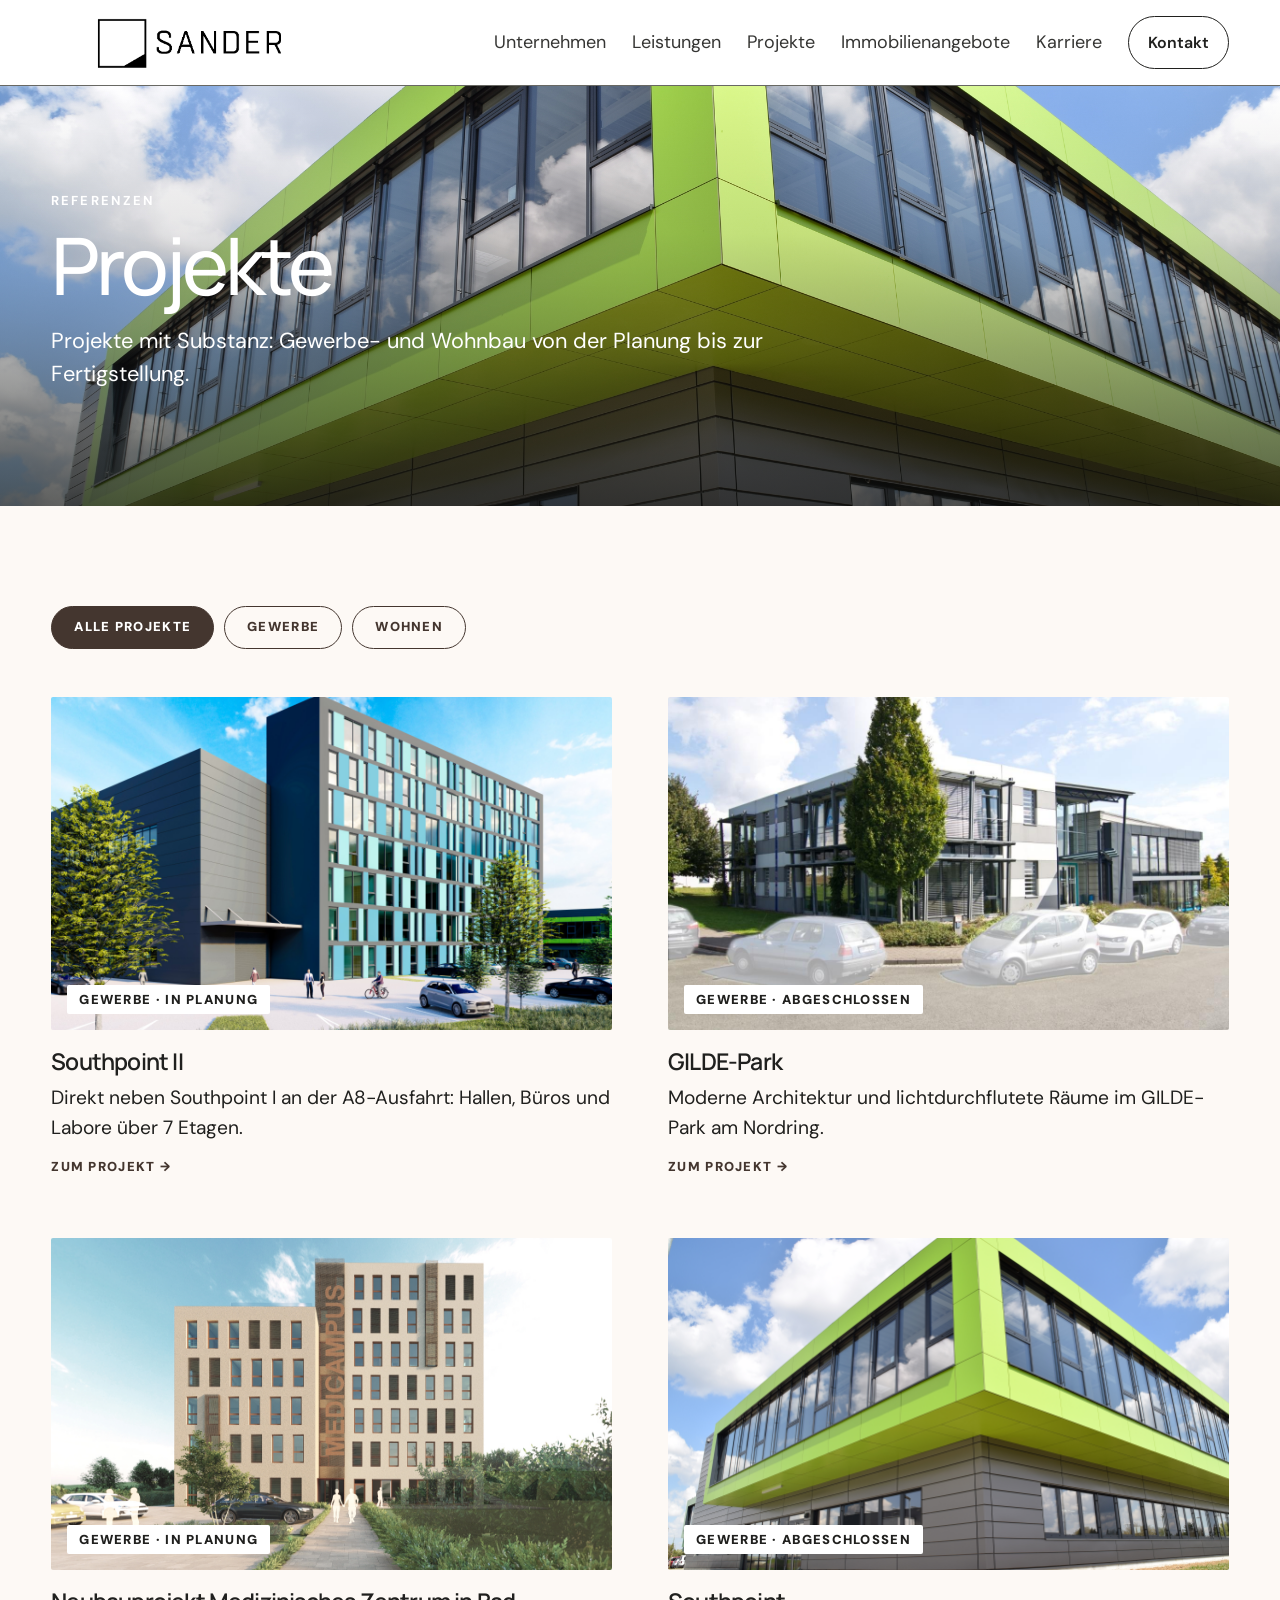
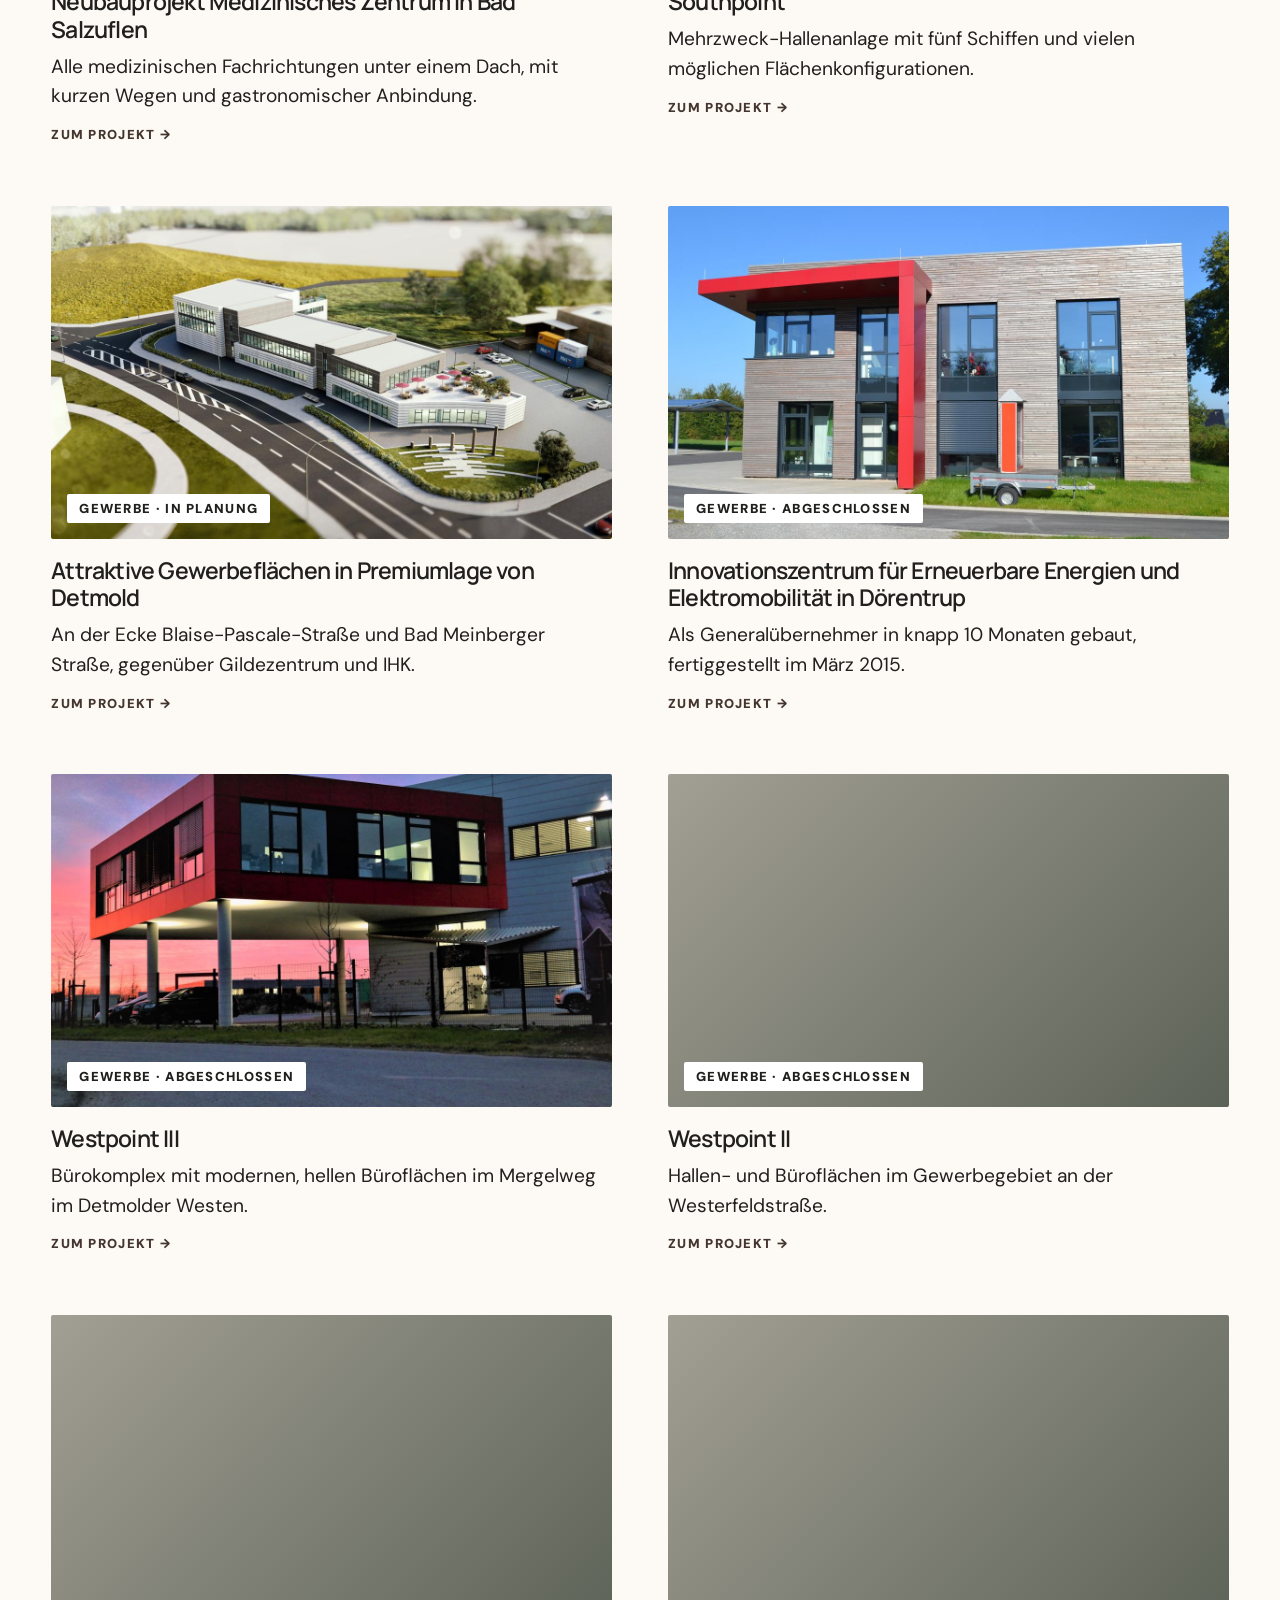
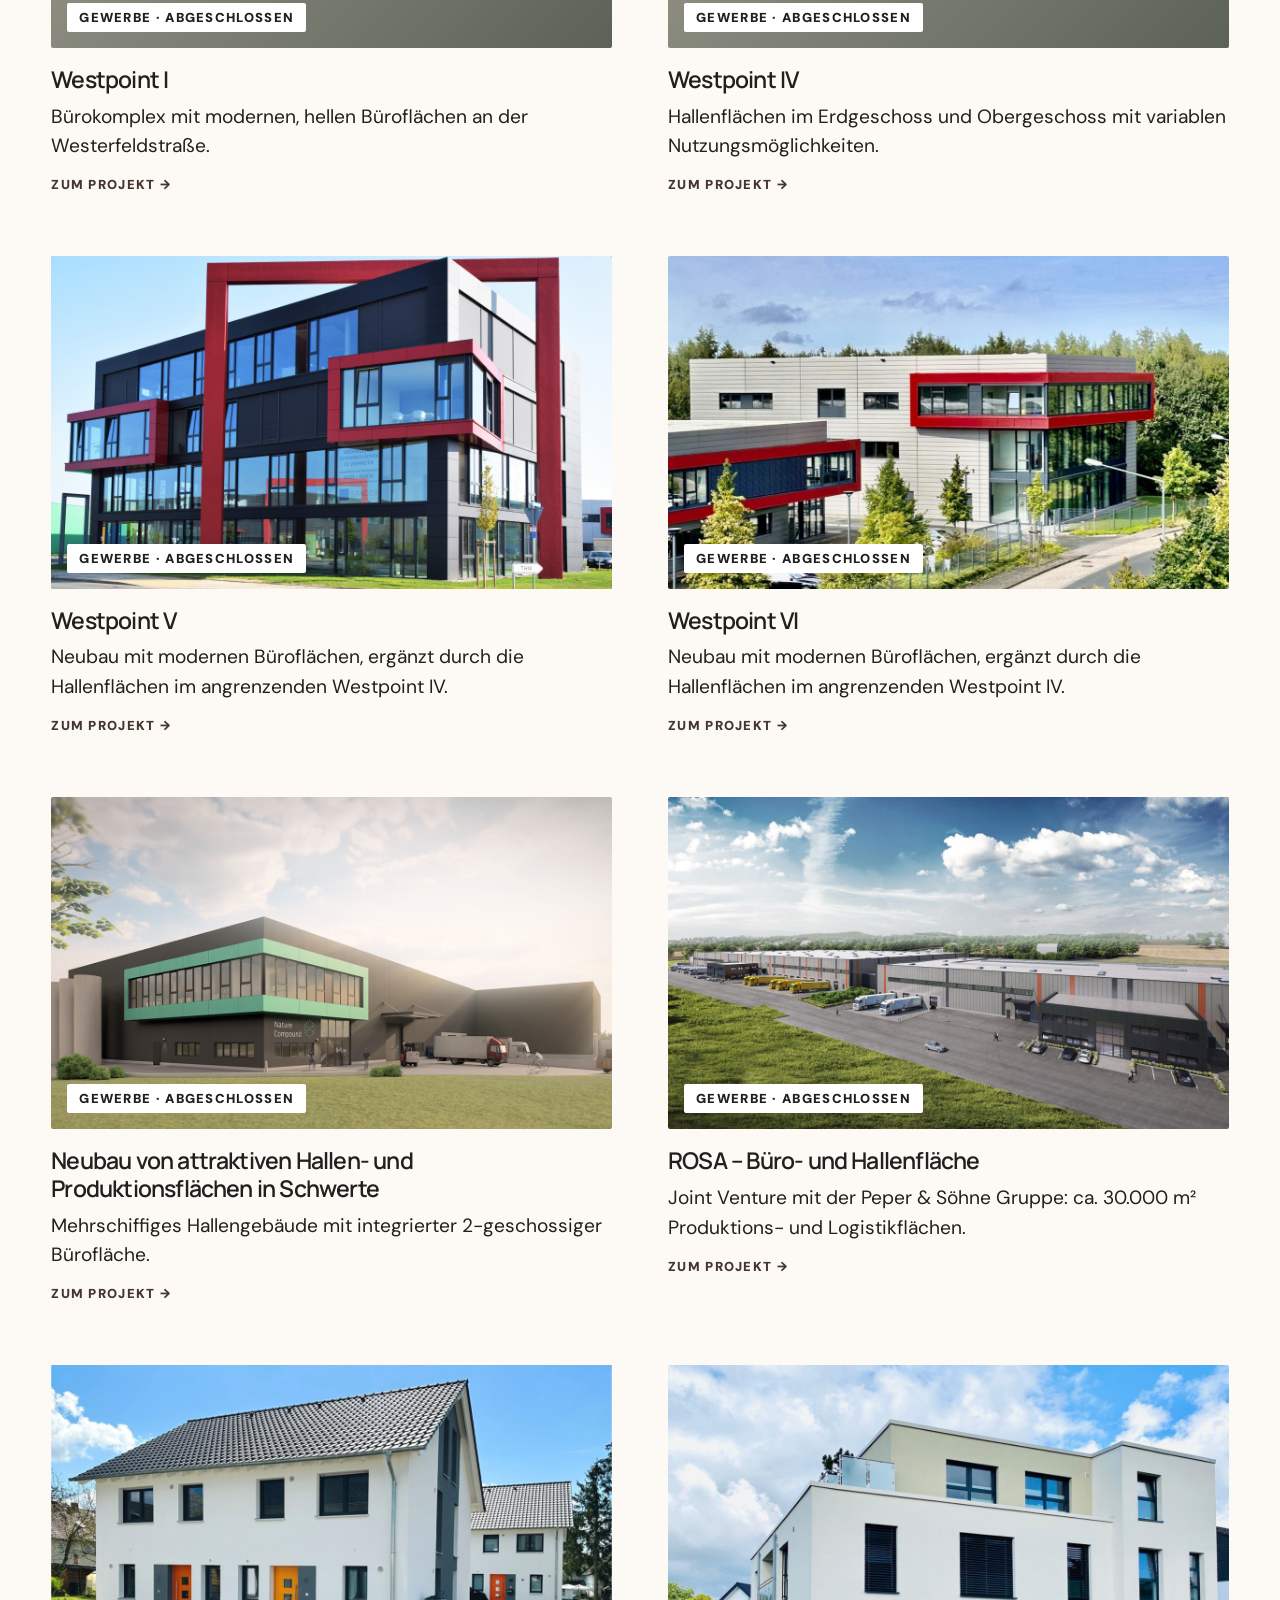
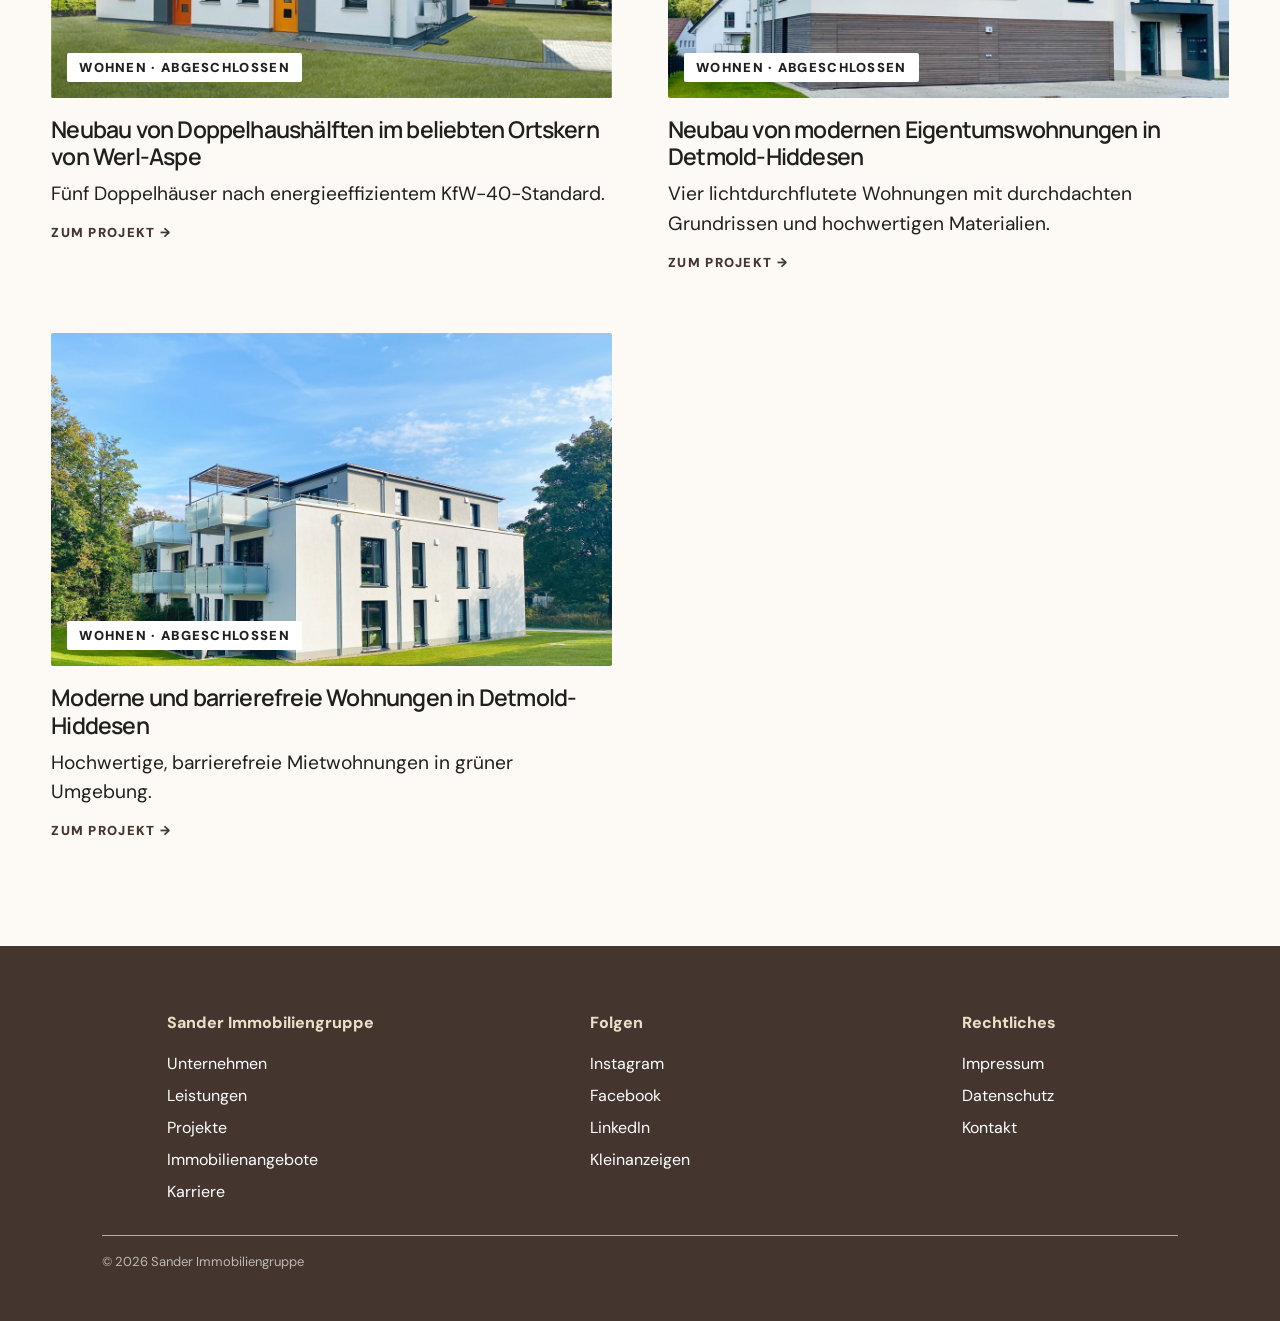
<file: Projekte/projekte.html>
<!doctype html>
<html lang="de">
<head>
  <meta charset="utf-8">
  <meta name="viewport" content="width=device-width, initial-scale=1">

  <meta
    name="description"
    content="Projekte der Sander Immobiliengruppe – Gewerbe- und Wohnbauprojekte in Detmold und Umgebung, von der Planung bis zur Fertigstellung."
  >

  <meta property="og:title" content="Projekte | Sander Immobiliengruppe">
  <meta
    property="og:description"
    content="Unsere Gewerbe- und Wohnbauprojekte im Überblick."
  >

  <title>Projekte | Sander Immobiliengruppe</title>

  <!-- Gemeinsames Design der Website + Styles nur für diese Seite -->
  <link rel="stylesheet" href="../assets/css/styles.css">
  <link rel="stylesheet" href="projekte.css">

  <script type="application/ld+json">
    {
      "@context": "https://schema.org",
      "@type": "Organization",
      "name": "Sander Immobiliengruppe",
      "address": {
        "@type": "PostalAddress",
        "addressLocality": "Detmold",
        "addressCountry": "DE"
      },
      "url": "https://www.sander-projekt.de"
    }
  </script>
</head>

<body class="subpage">
  <a class="skip-link" href="#main-content">Zum Inhalt springen</a>

  <header class="site-header" data-header>
    <a
      class="brand"
      href="../index.html"
      aria-label="Sander Immobiliengruppe – Startseite"
    >
      <img
        src="../assets/images/logo_weiß.png"
        alt="Sander Immobiliengruppe"
        class="brand-logo"
      >
    </a>

    <button
      class="menu-toggle"
      type="button"
      aria-expanded="false"
      aria-controls="main-nav"
    >
      Menü <span></span>
    </button>

    <nav
      id="main-nav"
      class="main-nav"
      aria-label="Hauptnavigation"
    >
      <a href="../Unternehmen/unternehmen.html">Unternehmen</a>
      <a href="../Leistungen/leistungen.html">Leistungen</a>
      <a href="../Projekte/projekte.html" aria-current="page">Projekte</a>
      <a href="../Immobilienangebote/immobilienangebote.html">Immobilienangebote</a>
      <a href="../Karriere/karriere.html">Karriere</a>
      <a class="nav-contact" href="../index.html#kontakt">Kontakt</a>
    </nav>
  </header>

  <main id="main-content">

    <!-- Hero (wie karriere.html) -->
    <section class="firm-hero">
      <div class="firm-hero__media"><img src="../assets/images/Buero_gruen.jpg" alt=""></div>
      <div class="container firm-hero__content">
        <p class="eyebrow">Referenzen</p>
        <h1>Projekte</h1>
        <p class="firm-hero__lead">Projekte mit Substanz: Gewerbe- und Wohnbau von der Planung bis zur Fertigstellung.</p>
      </div>
    </section>

    <!-- Projekte -->
    <section id="projekte" class="section container">

      <div class="project-filter" role="group" aria-label="Projekte filtern">
        <button type="button" class="project-filter__btn is-active" data-filter="alle" aria-pressed="true">Alle Projekte</button>
        <button type="button" class="project-filter__btn" data-filter="Gewerbe" aria-pressed="false">Gewerbe</button>
        <button type="button" class="project-filter__btn" data-filter="Wohnen" aria-pressed="false">Wohnen</button>
      </div>

      <div
        id="projekte-grid"
        class="projekte-grid"
        aria-live="polite"
      ></div>

      <p id="no-projekte" hidden>
        In dieser Kategorie sind aktuell keine Projekte eingetragen.
      </p>
    </section>

  </main>

  <!-- Footer -->
  <footer class="site-footer">
    <div class="container footer-grid">

      <div>
        <p class="footer-label">Sander Immobiliengruppe</p>
        <a href="../Unternehmen/unternehmen.html">Unternehmen</a>
        <a href="../Leistungen/leistungen.html">Leistungen</a>
        <a href="projekte.html">Projekte</a>
        <a href="../Immobilienangebote/immobilienangebote.html">Immobilienangebote</a>
        <a href="../Karriere/karriere.html">Karriere</a>
      </div>

      <div>
        <p class="footer-label">Folgen</p>
        <a href="[INSTAGRAM-URL]" rel="noopener noreferrer">Instagram</a>
        <a href="[FACEBOOK-URL]" rel="noopener noreferrer">Facebook</a>
        <a href="[LINKEDIN-URL]" rel="noopener noreferrer">LinkedIn</a>
        <a href="[KLEINANZEIGEN-URL]" rel="noopener noreferrer">Kleinanzeigen</a>
      </div>

      <div>
        <p class="footer-label">Rechtliches</p>
        <a href="../impressum.html">Impressum</a>
        <a href="../datenschutz.html">Datenschutz</a>
        <a href="../kontakt.html">Kontakt</a>
      </div>

      <p class="copyright">
        © <span data-year></span> Sander Immobiliengruppe
      </p>
    </div>
  </footer>

  <script src="../assets/js/projekte-data.js"></script>
  <script src="projekte.js"></script>
</body>
</html>
</file>
<file: assets/css/styles.css>
@import url(
  "https://fonts.googleapis.com/css2?family=DM+Sans:opsz,wght@9..40,400;9..40,500;9..40,600;9..40,700&family=Manrope:wght@400;500;600;700&display=swap"
);

:root {
  --bg: #fdf9f5;
  --surface: #fff;
  --text: #20201e;
  --muted: #1B1B1B;
  --line: #44362f;
  --dark: #333333;
  --dark-text: #f8f6f2;
  --peach: #44362f;
  --olive: #44362f;

  --font-display: "Manrope", Arial, sans-serif;
  --font-body: "DM Sans", Arial, sans-serif;

  --container: 1480px;
  --gutter: clamp(20px, 4vw, 56px);
  --space: clamp(52px, 10vw, 100px);
  --radius: 18px;
  --step--1: clamp(0.78rem, 0.74rem + 0.18vw, 0.9rem);

  /* Schriftgrößen – einheitlich für alle Seiten */
  --fs-hero: clamp(42px, 6.2vw, 90px);   /* Startseite: große Hero-Überschrift */
  --fs-h1: clamp(32px, 4.2vw, 60px);     /* Abschnitts- und Seitenüberschriften */
  --fs-h2: clamp(28px, 3vw, 44px);       /* Unterüberschriften großer Blöcke */
  --fs-h3: clamp(24px, 2.2vw, 32px);     /* Kartentitel (Leistungen, Stellen) */
  --fs-h4: clamp(20px, 1.8vw, 24px);     /* kleine Titel (Firmen, Projekte) */
  --fs-lead: clamp(20px, 1.7vw, 26px);   /* Einleitungstexte, Abschnitts-Label */
  --fs-body: clamp(18px, 1.5vw, 22px);   /* Fließtext */
  --fs-small: clamp(16px, 1.2vw, 18px);  /* Listen, Buttons, Formulare, Footer */
  --fs-label: 13px;                      /* Kleinschrift in Großbuchstaben */
}



/* Grundlagen */

* {
  box-sizing: border-box;
}

html {
  scroll-behavior: smooth;
}

body {
  margin: 0;
  background: var(--bg);
  color: var(--text);
  font: 400 16px/1.6 var(--font-body);
}

a {
  color: inherit;
  text-decoration: none;
}

button,
input,
select,
textarea {
  font: inherit;
}

.container {
  width: min(var(--container), calc(100% - 2 * var(--gutter)));
  margin: auto;
}

/* Accessibility */

.skip-link {
  position: fixed;
  top: 8px;
  left: 8px;
  z-index: 1000;
  padding: 10px;
  background: var(--peach);
  color: #20201e;
  transform: translateY(-150%);
}

.skip-link:focus {
  transform: none;
}

.site-header {
  position: fixed !important;
  top: 0 !important;
  right: 0 !important;
  left: 0 !important;

  z-index: 99999 !important;

  display: flex !important;
  visibility: visible !important;
  opacity: 1 !important;
  transform: translateY(0) !important;

  height: 86px;
  padding: 0 var(--gutter);

  background: transparent;
  border-bottom: 1px solid transparent;
  color: #fff;

  transition:
    background-color 0.25s ease,
    border-color 0.25s ease,
    color 0.25s ease;
}

.site-header .brand-logo {
  filter: brightness(0) invert(1);
  transition: filter 0.25s ease;
}

/* Header */

.site-header {
  position: absolute;
  inset: 0 0 auto;
  z-index: 10;

  display: flex;
  align-items: center;
  justify-content: space-between;

  height: 86px;
  padding: 0 var(--gutter);
  color: #fff;
}

.brand {
  display: flex;
  align-items: center;
  line-height: 1;
}

.brand-logo {
  display: block;
  width: 280px;
  height: auto;
  align-items: center;
}

.main-nav {
  display: flex;
  align-items: center;
  gap: 26px;

  font-size: 18px;
}

.main-nav a:not(.nav-contact) {
  opacity: 0.9;
}

.nav-contact,
.button {
  display: inline-flex;
  align-items: center;
  justify-content: center;
  gap: 20px;

  padding: 13px 19px;
  border: 1px solid currentColor;
  border-radius: 999px;

  font-size: var(--fs-small);
  font-weight: 600;
  transition: 0.25s ease;
}

.nav-contact:hover {
  background: #fff;
  color: #20201e;
}

.main-nav a:hover {
  opacity: 1;
  text-decoration: underline;
}

.menu-toggle,
.footer-consent {
  border: 0;
  background: none;
  color: inherit;
  cursor: pointer;
}

.menu-toggle {
  display: none;
}

/* Hero */

.hero {
  position: relative;

  display: grid;
  align-items: end;

  min-height: 760px;
  height: 100svh;
  overflow: hidden;

  background: #383934;
  color: #fff;
}

.hero-media,
.hero-image {
  position: absolute;
  inset: 0;
}

.hero-image {
  position: absolute;
  inset: 0;

  background-image:
    linear-gradient(
      to bottom,
      rgba(10, 12, 10, 0.70) 0,
      rgba(10, 12, 10, 0.58) 72px,
      rgba(10, 12, 10, 0.24) 180px,
      rgba(10, 12, 10, 0) 330px
    ),

    linear-gradient(
      to left,
      rgba(10, 12, 10, 0.04) 0%,
      rgba(10, 12, 10, 0.07) 22%,
      rgba(10, 12, 10, 0.14) 42%,
      rgba(10, 12, 10, 0.30) 60%,
      rgba(10, 12, 10, 0.58) 76%,
      rgba(10, 12, 10, 0.687) 90%,
      rgba(10, 12, 10, 0.707) 100%
    ),
    url("../images/Buero_gruen.jpg");

  background-size: cover;
  background-position: center;
  background-repeat: no-repeat;

  transform: scale(1.01);
}

.hero-content {
  position: relative;
  padding-bottom: clamp(68px, 10vh, 122px);
}

.eyebrow,
.section-label {
  font-size: var(--fs-label);
  font-weight: 700;
  letter-spacing: 0.16em;
  text-transform: uppercase;
}

.hero h1 {
  max-width: 900px;
  margin: 16px 0 24px;

  font: 600 var(--fs-hero) / 1.04 var(--font-display);
  letter-spacing: -0.05em;
}

.hero h1 em {
  font-weight: 400;
}

.hero-copy {
  max-width: 60ch;
  margin-bottom: 34px;

  font-size: var(--fs-body);
}

.button-row {
  display: flex;
  flex-wrap: wrap;
  align-items: center;
  gap: 28px;
}

.button-primary {
  border-color: #fff;
  background: #fff;
  color: #20201e;
}

.button:hover {
  transform: translateY(-2px);
  box-shadow: 0 8px 24px rgba(0, 0, 0, 0.12);
}

.text-link {
  display: inline-block;
  padding-bottom: 4px;
  font-size: var(--fs-small);
  border-bottom: 1px solid currentColor;
  font-weight: 600;
  transition: transform 0.25s ease;
}

.text-link span {
  margin-left: 10px;
}

.text-link:hover {
  transform: translateY(-2px);
}
.hero-index {
  position: absolute;
  right: var(--gutter);
  bottom: 35px;

  font-size: var(--fs-label);
  letter-spacing: 0.1em;
}

/* Allgemeine Bereiche */

.section {
  padding: var(--space) 0;
}

.section-label {
  margin-bottom: 24px;
  font-size: var(--fs-lead);
  color: var(--olive);
}

.two-col {
  display: grid;
  grid-template-columns: 1.1fr 1fr;
  align-items: start;
  gap: 10%;
}

.two-col h2,
.section-head h2,
.contact h2 {
  margin: 0;

  font: 500 var(--fs-h1) / 1.12 var(--font-display);
  letter-spacing: -0.045em;
}

.two-col p {
  max-width: 60ch;
  margin: 0 0 18px;

  color: var(--muted);
  font-size: var(--fs-body);
  line-height: 1.65;
}

.placeholder-note {
  padding-left: 14px;
  border-left: 2px solid var(--peach);

  color: var(--olive) !important;
  font-size: var(--fs-small) !important;
}

/* =========================================================
   FIRMEN-GRID – wachsende Karten mit Linien (aus Portfolio)
   ========================================================= */

.firm-cards {
  display: grid;
  grid-template-columns: repeat(3, 1fr);
  gap: 20px;
  margin-top: 5ch;
}

.firm-card {
  display: flex;
  flex-direction: column;
  padding: 28px;
  border: 1px solid var(--line);
  transition: 0.25s;
}

.firm-card:hover {
  background: var(--surface);
  transform: translateY(-3px);
}

.firm-card h3 {
  margin: 28px 0 20px;
  font: 600 var(--fs-h3) / 1.2 var(--font-display);
  letter-spacing: -0.035em;
}

.firm-card__logo {
  display: block;
  width: auto;
  max-width: 100%;
  height: 80px;                 
  margin: 0 0 32px;
  object-fit: contain;
  object-position: center;
}

.firm-list {
  margin: 0 0 28px;
  padding: 0;
  list-style: none;
}

.firm-list li {
  position: relative;
  padding: 0 0 10px 24px;
  color: var(--muted);
  font-size: var(--fs-small);
  line-height: 1.5;
}

.firm-list li::before {
  content: "";
  position: absolute;
  top: 0.78em;
  left: 0;
  width: 12px;
  height: 1px;
  background: var(--olive);
}

.firm-card__legal {
  margin: auto 0 0;
  padding-top: 18px;
  border-top: 1px solid var(--line);
  color: var(--muted);
  font-size: var(--fs-label);
  line-height: 1.6;
}

/* Leistungen */
.section-muted {
  padding: var(--space) 0;
  background: var(--surface);
}
.service-list {
  display: grid;
  --service-gap: clamp(24px, 3vw, 56px);
  grid-template-columns: repeat(
    auto-fit,
    minmax(min(100%, max(300px, calc((100% - 2 * var(--service-gap)) / 3 - 1px))), 1fr)
  );
  column-gap: var(--service-gap);
  row-gap: clamp(40px, 6vh, 72px);
  margin-top: 65px;
}

.service-card {
  display: flex;
  flex-direction: column;
  padding-top: 24px;
  border-top: 1.5px solid rgba(3, 3, 3, 0.173);
  transition: border-color 0.3s ease;
}

.service-card:hover {
  border-top-color: var(--peach);
}

.service-card > span {
  margin-bottom: clamp(20px, 5vh, 40px);
  color: var(--peach);
  font-size: var(--fs-small);
  letter-spacing: 0.04em;
}

.service-card h3 {
  margin: 0 0 14px;
  font: 600 var(--fs-h3) / 1.15 var(--font-display);
  letter-spacing: -0.02em;
}

.service-card p {
  max-width: 38ch;
  font-size: var(--fs-body);
  margin: 0;
  color: var(--muted);
  line-height: 1.6;
}

/* Projekte */

.split {
  display: flex;
  align-items: end;
  justify-content: space-between;
  gap: 30px;

  max-width: none;
}

.project-grid {
  display: grid;
  grid-template-columns: repeat(12, 1fr);
  gap: 24px;
  
  margin-top: 60px;
}

.project-card {
  grid-column: span 4;
}

.project-card:nth-child(2) {
  grid-column: span 5;
  margin-top: 80px;
}

.project-card:nth-child(3) {
  grid-column: span 3;
  margin-top: 8px;
}

.project-image {
  position: relative;
  overflow: hidden;
}

.project-image img {
  display: block;
  width: 100%;
  height: 100%;
  object-fit: cover;
}
.project-image {
  height: clamp(250px, 32vw, 430px);
  margin-bottom: 18px;
  border-radius: 2px;

  background: linear-gradient(135deg, #a29f94, #5c6257);
}

.project-card:nth-child(2) .project-image {
  background: linear-gradient(135deg, #555a57, #aaa390);
}

.project-card:nth-child(3) .project-image {
  background: linear-gradient(135deg, #d3c6b6, #7a7164);
}

.project-meta {
  color: var(--olive);
  font-size: var(--fs-label);
  font-weight: 900;
  letter-spacing: 0.1em;
  text-transform: uppercase;
}

.project-card h3 {
  margin: 6px 0;

  font: 600 var(--fs-h4) / 1.2 var(--font-display);
  letter-spacing: -0.035em;
}

.project-card {
  display: block;  
  align-self: start;        
  height: fit-content;                  
  color: inherit;
  text-decoration: none;
  cursor: pointer;
}

.project-card.reveal.is-visible {
  transition: transform 0.35s ease, opacity 0.6s ease;   
}

.project-card.reveal.is-visible:hover,
.project-card.reveal.is-visible:focus-visible {
  transform: scale(1.03);            
}

.project-card:focus-visible {
  outline: 2px solid var(--olive);   
  outline-offset: 6px;
}

.project-card h3 {
  transition: color 0.25s;
}

.project-card:hover h3 {
  text-decoration: underline;        
  text-underline-offset: 4px;
}

/* Kontakt */

.contact {
  padding: var(--space) 0;
  background: var(--surface);
}

.contact-grid {
  display: grid;
  grid-template-columns: 1fr 1.1fr;
  gap: 12%;
}

.contact-copy p {
  max-width: 52ch;
  color: var(--muted);
  font-size: var(--fs-body);
  line-height: 1.65;
}

.contact address {
  margin-top: 48px;
  font-size: var(--fs-body);
  color: var(--text);
  font-style: normal;
}

.contact address a {
  line-height: 1.9;
}

.contact-form {
  display: grid;
  grid-template-columns: 1fr 1fr;
  gap: 20px;
}

.field {
  display: flex;
  flex-direction: column;
  gap: 7px;
}

.field-full {
  grid-column: 1 / -1;
}

.field label,
.consent {
  font-size: var(--fs-small);
  font-weight: 600;
}

.field input,
.field select,
.field textarea {
  padding: 10px 0;
  border: 0;
  border-bottom: 1px solid var(--peach);
  border-radius: 0;
  outline: 0;

  background: transparent;
  color: var(--muted);
  font-size: var(--fs-small);
}

.field option {
  color: #20201e;
}

.field input:focus,
.field select:focus,
.field textarea:focus {
  border-color: var(--peach);
  box-shadow: 0 2px 0 var(--peach);
}

.consent {
  display: flex;
  flex-direction: row;
  align-items: flex-start;
  gap: 9px;

  color: var(--peach);
  font-weight: 400;
}

.consent input {
  margin-top: 5px;
  accent-color: var(--peach);
}

.consent a {
  text-decoration: underline;
}

.button-peach {
  margin-top: 8px;
  border-color: var(--peach);

  background: var(--peach);
  color: #ffffff;
  cursor: pointer;
}

.form-status {
  margin: 0;
  font-size: var(--fs-small);
  color: var(--peach);
}

/* Footer */

.site-footer {
  padding: 2rem 0;
  background: #44362f;
  color: var(--surface);
}

.footer-grid {
  display: grid;
  grid-template-columns: 1fr 1fr 1fr;
  justify-items: center;
  gap: 0.5rem 2rem;
  padding: 1rem var(--gutter);
}

.footer-grid .copyright {
  justify-self: stretch;
  font-size: var(--fs-label);
}
.footer-label{
  color: #eae0c8;
  font-weight: 800;
}

.site-footer p {
  font-size: var(--fs-small);
}

.site-footer a:not(.brand) {
  display: block;
  width: max-content;
  margin: 0.4rem 0;
  color: var(--surface);
  font-size: var(--fs-small);
}

.copyright {
  grid-column: 1 / -1;

  margin: 1rem 0 0;
  padding-top: 1rem;
  border-top: 1px solid color-mix(in srgb, var(--surface) 60%, transparent);

  color: color-mix(in srgb, var(--surface) 65%, transparent);
}

@media (max-width: 720px) {
  .footer-grid {
    grid-template-columns: 1fr;
    justify-items: start;
  }
}
/* Animation */

.reveal {
  opacity: 0;
  transform: translateY(18px);
  transition: opacity 0.6s ease, transform 0.6s ease;
}

.reveal.is-visible {
  opacity: 1;
  transform: none;
}

/* Tablet und Mobil */
@media (max-width: 1000px) {
  .firm-cards { grid-template-columns: 1fr }
}

@media (max-width: 800px) {
  .site-header {
    height: 72px;
  }

  .menu-toggle {
    display: flex;
    align-items: center;
    gap: 8px;
  }

  .menu-toggle span {
    display: block;
    width: 18px;
    height: 1px;
    background: currentColor;
  }

  .main-nav {
    position: absolute;
    top: 72px;
    right: 0;
    left: 0;

    display: none;
    flex-direction: column;
    align-items: flex-start;

    padding: 25px var(--gutter);
    background: #20201e;
    color: #fff;
  }

  .main-nav.is-open {
    display: flex;
  }

  .nav-contact {
    margin-top: 8px;
  }

  .hero {
    min-height: 680px;
  }

  .two-col,
  .contact-grid {
    grid-template-columns: 1fr;
    gap: 34px;
  }

  .company-grid,
  .job-grid {
    grid-template-columns: 1fr;
  }

  .company-grid {
    margin-top: 55px;
  }

  .service-card {
    grid-template-columns: 38px 1fr;
    gap: 14px;
  }

  .service-card p,
  .service-card a {
    grid-column: 2;
  }

  .project-grid {
    grid-template-columns: 1fr;
    gap: 36px;
  }

  .project-card,
  .project-card:nth-child(2),
  .project-card:nth-child(3) {
    grid-column: auto;
    margin-top: 0;
  }

  .project-image {
    height: 65vw;
  }

  .process-grid {
    grid-template-columns: 1fr 1fr;
  }

  .contact-form {
    margin-top: 16px;
  }

  .footer-grid {
    grid-template-columns: 1fr;
  }

  .footer-grid small {
    grid-column: auto;
    margin-top: 10px;
  }
}

@media (max-width: 480px) {
  .hero h1 {
    font-size: 43px;
  }

  .process-grid,
  .contact-form {
    grid-template-columns: 1fr;
  }

  .field-full {
    grid-column: auto;
  }
}

@media (prefers-reduced-motion: reduce) {
  html {
    scroll-behavior: auto;
  }

  .reveal {
    opacity: 1;
    transform: none;
    transition: none;
  }

  * {
    transition: none !important;
  }
}

@media (max-width: 720px) {
  .footer-grid {
    grid-template-columns: 1fr;
  }
}

/* Tablet und Smartphone: Karten untereinander, Linien dauerhaft sichtbar */
@media (max-width: 900px) {
  .company-grid {
    flex-direction: column;
    margin-top: 60px;
  }

  .company-grid article {
    padding: 28px 24px;
    transition: none;
  }
  .company-grid article,
  .company-grid article:last-child {
    border-left: 0;
    border-right: 0;
  }
  .company-grid article:hover,
  .company-grid article:focus-within {
    flex-grow: 1;
  }

  .company-grid article::before,
  .company-grid article::after {
    opacity: 1;
    transform: scaleX(1);
  }
}

/* Touch-Geräte ohne Hover: Linien dauerhaft sichtbar */
@media (hover: none) {
  .company-grid article::before,
  .company-grid article::after {
    opacity: 1;
    transform: scaleX(1);
  }
  .project-card.reveal.is-visible:hover { transform: none; }
}

/* NEU: Tablet – Burger-Menü mit kleinem Dropdown, Kontakt-Button entfällt */
@media (max-width: 1100px) {
  .menu-toggle {
    display: flex;
    align-items: center;
    gap: 12px;
  }

  .menu-toggle span {
    display: block;
    width: 22px;
    height: 2px;
    background: currentColor;
    box-shadow: 0 -7px 0 currentColor, 0 7px 0 currentColor;
  }

  .menu-toggle span + span {
    display: none;
  }

  .main-nav {
    position: absolute;
    top: calc(100% + 6px);
    right: var(--gutter);
    left: auto;

    display: none;
    flex-direction: column;
    align-items: stretch;
    gap: 0;

    min-width: 220px;
    padding: 10px 0;
    border-radius: 12px;
    background: #20201e;
    color: #fff;
    box-shadow: 0 12px 32px rgba(0, 0, 0, 0.25);
  }

  .main-nav.is-open {
    display: flex;
  }

  .main-nav a {
    padding: 10px 24px;
  }

  .main-nav .nav-contact {
    display: none;
  }
}

/* Bewegung reduzieren */
@media (prefers-reduced-motion: reduce) {
  .company-grid article,
  .company-grid article::before,
  .company-grid article::after {
    transition: none;
  }
}
</file>
<file: public/assets/css/styles.css>
/* styles.css – bereinigt und neu strukturiert
   Aufbau: 1 Variablen · 2 Grundlagen · 3 Header · 4 Buttons · 5 Hero · 6 Bereiche
           7 Firmen · 8 Leistungen · 9 Projekte · 10 Kontakt · 11 Footer · 12 Animation
           13 Responsive (große → kleine Breite) · 14 Bewegung reduzieren */

@import url(
  "https://fonts.googleapis.com/css2?family=DM+Sans:opsz,wght@9..40,400;9..40,500;9..40,600;9..40,700&family=Manrope:wght@400;500;600;700&display=swap"
);

/* ---------- 1. Variablen ---------- */

:root {
  --bg: #fdf9f5;
  --surface: #fff;
  --text: #20201e;
  --muted: #1B1B1B;
  --line: #44362f;
  --dark: #333333;
  --dark-text: #f8f6f2;
  --peach: #44362f;
  --olive: #44362f;

  --font-display: "Manrope", Arial, sans-serif;
  --font-body: "DM Sans", Arial, sans-serif;

  --container: 1480px;
  --gutter: clamp(50px, 8vw, 62px);
  --header-pad: var(--gutter);              /* NEU: Seitenabstand des Headers (mobil enger) */
  --logo-offset: 20px; 
  --space: clamp(52px, 10vw, 100px);
  --radius: 18px;
  --step--1: clamp(0.78rem, 0.74rem + 0.18vw, 0.9rem);

  /* Schriftgrößen – einheitlich für alle Seiten */
  --fs-hero: clamp(50px, 6.2vw, 90px);   /* Startseite: große Hero-Überschrift */
  --fs-h1: clamp(32px, 4.2vw, 60px);     /* Abschnitts- und Seitenüberschriften */
  --fs-h2: clamp(28px, 3vw, 44px);       /* Unterüberschriften großer Blöcke */
  --fs-h3: clamp(24px, 2.2vw, 32px);     /* Kartentitel (Leistungen, Stellen) */
  --fs-h4: clamp(20px, 1.8vw, 24px);     /* kleine Titel (Firmen, Projekte) */
  --fs-lead: clamp(20px, 1.7vw, 26px);   /* Einleitungstexte, Abschnitts-Label */
  --fs-body: clamp(16px, 1.35vw, 19px);  /* Fließtext */
  --fs-small: clamp(16px, 1.2vw, 18px);  /* Listen, Buttons, Formulare, Footer */
  --fs-label: 13px;                      /* Kleinschrift in Großbuchstaben */
}

/* ---------- 2. Grundlagen ---------- */

* {
  box-sizing: border-box;
}

html {
  scroll-behavior: smooth;
}

body {
  margin: 0;
  background: var(--bg);
  color: var(--text);
  font: 400 16px/1.6 var(--font-body);
}

a {
  color: inherit;
  text-decoration: none;
}

button,
input,
select,
textarea {
  font: inherit;
}

.container {
  width: min(var(--container), calc(100% - 2 * var(--gutter)));
  margin: auto;
}

.skip-link {
  position: fixed;
  top: 8px;
  left: 8px;
  z-index: 1000;
  padding: 10px;
  background: var(--peach);
  color: #20201e;
  transform: translateY(-150%);
}

.skip-link:focus {
  transform: none;
}

/* ---------- 3. Header ---------- */

.site-header {
  position: fixed !important;
  top: 0 !important;
  right: 0 !important;
  left: 0 !important;
  z-index: 99999 !important;

  display: flex !important;
  visibility: visible !important;
  opacity: 1 !important;
  transform: translateY(0) !important;

  align-items: center;
  justify-content: space-between;

  height: 86px;
  padding: 0 var(--header-pad);

  background: transparent;
  border-bottom: 1px solid transparent;
  color: #fff;

  transition:
    background-color 0.25s ease,
    border-color 0.25s ease,
    color 0.25s ease;
}

.brand {
  display: flex;
  align-items: center;
  min-width: 0;                              /* NEU: Logo darf schrumpfen */
  margin-left: calc(-1 * var(--logo-offset));   /* NEU: zieht das Logo nach links */
  line-height: 1;
}

.brand-logo {
  display: block;
  width: clamp(150px, 48vw, 280px);          /* GEÄNDERT: wird auf Handys kleiner (war 280px) */
  max-width: 100%;
  height: auto;
}

.site-header .brand-logo {
  filter: brightness(0) invert(1);
  transition: filter 0.25s ease;
}

.main-nav {
  display: flex;
  align-items: center;
  gap: 26px;
  font-size: 18px;
}

.main-nav a:not(.nav-contact) {
  opacity: 0.9;
}

.main-nav a:hover {
  opacity: 1;
  text-decoration: underline;
}

.menu-toggle,
.footer-consent {
  border: 0;
  background: none;
  color: inherit;
  cursor: pointer;
}

.menu-toggle {
  display: none;
}

/* ---------- 4. Buttons und Links ---------- */

.nav-contact,
.button {
  display: inline-flex;
  align-items: center;
  justify-content: center;
  gap: 20px;

  padding: 13px 19px;
  border: 1px solid currentColor;
  border-radius: 999px;

  font-size: var(--fs-small);
  font-weight: 600;
  transition: 0.25s ease;
}

.nav-contact:hover {
  background: #fff;
  color: #20201e;
}

.button-primary {
  border-color: #fff;
  background: #fff;
  color: #20201e;
}

.button-peach {
  margin-top: 8px;
  border-color: var(--peach);
  background: var(--peach);
  color: #fff;
  cursor: pointer;
}

.button:hover {
  transform: translateY(-2px);
  box-shadow: 0 8px 24px rgba(0, 0, 0, 0.12);
}

.button-row {                         /* GEÄNDERT: nur justify-content */
  display: flex;
  flex-wrap: wrap;
  align-items: center;
  justify-content: center;            /* NEU: Button und Link zentriert */
  gap: 28px;
}

.text-link {
  display: inline-block;
  padding-bottom: 4px;
  border-bottom: 1px solid currentColor;
  font-size: var(--fs-small);
  font-weight: 600;
  transition: transform 0.25s ease;
}

.text-link:hover {
  transform: translateY(-2px);
}

.text-link span {
  margin-left: 10px;
}

/* NEU: Pfeile (→ ↘) nie als Emoji darstellen */
.button span,
.text-link span,
.hero-index {
  font-variant-emoji: text;
}

/* ---------- 5. Hero ---------- */

.hero {
  position: relative;

  display: grid;
  align-items: end;

  min-height: 760px;
  height: 100svh;
  overflow: hidden;

  background: #383934;
  color: #fff;
}

.hero-media,
.hero-image {
  position: absolute;
  inset: 0;
}

.hero-image {
  background-image:
    /* 1) Oben: Verlauf für den Header (unverändert) */
    linear-gradient(
      to bottom,
      rgba(10, 12, 10, 0.70) 0,
      rgba(10, 12, 10, 0.58) 72px,
      rgba(10, 12, 10, 0.24) 180px,
      rgba(10, 12, 10, 0) 330px
    ),

    /* 2) GEÄNDERT: statt "to left" (dunkel rechts) jetzt dunkel in der Mitte, hinter dem zentrierten Text */
    radial-gradient(
      ellipse 85% 75% at 50% 62%,
      rgba(10, 12, 10, 0.62) 0%,
      rgba(10, 12, 10, 0.55) 30%,
      rgba(10, 12, 10, 0.36) 60%,
      rgba(10, 12, 10, 0.16) 85%,
      rgba(10, 12, 10, 0.08) 100%
    ),

    url("../images/Buero_gruen.jpg");

  background-size: cover;
  background-position: center;
  background-repeat: no-repeat;

  transform: scale(1.01);
}

.hero-content {
  position: relative;
  padding-bottom: clamp(68px, 10vh, 122px);
  text-align: center; 
}


.hero h1 {
  max-width: 900px;
  margin: 16px auto 24px;
  font: 600 var(--fs-hero) / 1.04 var(--font-display);
  letter-spacing: -0.05em;
  text-wrap: balance; 
}

.hero h1 em {
  font-weight: 400;
}

.hero-copy {
  max-width: 60ch;
  margin: 0 auto 34px;
  font-size: var(--fs-body);
}

.hero-index {
  position: absolute;
  right: var(--gutter);
  bottom: 35px;
  font-size: var(--fs-label);
  letter-spacing: 0.1em;
}

/* ---------- 6. Allgemeine Bereiche ---------- */

.section {
  padding: var(--space) 0;
}

.eyebrow,
.section-label {
  font-size: var(--fs-label);
  font-weight: 700;
  letter-spacing: 0.16em;
  text-transform: uppercase;
}

.section-label {
  margin-bottom: 24px;
  font-size: var(--fs-lead);
  color: var(--olive);
}

.two-col {
  display: grid;
  grid-template-columns: 1.1fr 1fr;
  align-items: start;
  gap: 10%;
}

.two-col h2,
.section-head h2,
.contact h2 {
  margin: 0;
  font: 500 var(--fs-h1) / 1.12 var(--font-display);
  letter-spacing: -0.045em;
}

.two-col p {
  max-width: 60ch;
  margin: 0 0 18px;
  color: var(--muted);
  font-size: var(--fs-body);
  line-height: 1.65;
}

.placeholder-note {
  padding-left: 14px;
  border-left: 2px solid var(--peach);
  color: var(--olive) !important;
  font-size: var(--fs-small) !important;
}

.split {
  display: flex;
  align-items: end;
  justify-content: space-between;
  gap: 30px;
  max-width: none;
}

/* ---------- 7. Firmen-Karten ---------- */

.firm-cards {
  display: grid;
  grid-template-columns: repeat(3, 1fr);
  gap: 20px;
  margin-top: 5ch;
}

.firm-card {
  display: flex;
  flex-direction: column;
  padding: 28px;
  border: 1px solid var(--line);
  transition: 0.25s;
}

.firm-card:hover {
  background: var(--surface);
  transform: translateY(-3px);
}

.firm-card h3 {
  margin: 28px 0 20px;
  font: 600 var(--fs-h3) / 1.2 var(--font-display);
  letter-spacing: -0.035em;
}

.firm-card__logo {
  display: block;
  width: auto;
  max-width: 100%;
  height: 80px;
  margin: 0 0 32px;
  object-fit: contain;
  object-position: center;
}

.firm-list {
  margin: 0 0 28px;
  padding: 0;
  list-style: none;
}

.firm-list li {
  position: relative;
  padding: 0 0 10px 24px;
  color: var(--muted);
  font-size: var(--fs-small);
  line-height: 1.5;
}

.firm-list li::before {
  content: "";
  position: absolute;
  top: 0.78em;
  left: 0;
  width: 12px;
  height: 1px;
  background: var(--olive);
}

.firm-card__legal {
  margin: auto 0 0;
  padding-top: 18px;
  border-top: 1px solid var(--line);
  color: var(--muted);
  font-size: var(--fs-label);
  line-height: 1.6;
}

/* ---------- 8. Leistungen ---------- */

.section-muted {
  padding: var(--space) 0;
  background: var(--surface);
}

.service-list {
  --service-gap: clamp(24px, 3vw, 56px);

  display: grid;
  grid-template-columns: repeat(
    auto-fit,
    minmax(min(100%, max(300px, calc((100% - 2 * var(--service-gap)) / 3 - 1px))), 1fr)
  );
  column-gap: var(--service-gap);
  row-gap: clamp(40px, 6vh, 72px);
  margin-top: 65px;
}

.service-card {
  display: flex;
  flex-direction: column;
  padding-top: 24px;
  border-top: 1.5px solid rgba(3, 3, 3, 0.173);
  transition: border-color 0.3s ease;
}

.service-card:hover {
  border-top-color: var(--peach);
}

.service-card > span {
  margin-bottom: clamp(20px, 5vh, 40px);
  color: var(--peach);
  font-size: var(--fs-small);
  letter-spacing: 0.04em;
}

.service-card h3 {
  margin: 0 0 14px;
  font: 600 var(--fs-h3) / 1.15 var(--font-display);
  letter-spacing: -0.02em;
}

.service-card p {
  max-width: 38ch;
  margin: 0;
  color: var(--muted);
  font-size: var(--fs-body);
  line-height: 1.6;
}

/* ---------- 9. Projekte ---------- */

.project-grid {
  display: grid;
  grid-template-columns: repeat(12, 1fr);
  gap: 24px;
  margin-top: 60px;
}

.project-card {
  grid-column: span 4;
  display: block;
  align-self: start;
  height: fit-content;
  color: inherit;
  text-decoration: none;
  cursor: pointer;
}

.project-card:nth-child(2) {
  grid-column: span 5;
  margin-top: 80px;
}

.project-card:nth-child(3) {
  grid-column: span 3;
  margin-top: 8px;
}

.project-card.reveal.is-visible {
  transition: transform 0.35s ease, opacity 0.6s ease;
}

.project-card.reveal.is-visible:hover,
.project-card.reveal.is-visible:focus-visible {
  transform: scale(1.03);
}

.project-card:focus-visible {
  outline: 2px solid var(--olive);
  outline-offset: 6px;
}

.project-card h3 {
  margin: 6px 0;
  font: 600 var(--fs-h4) / 1.2 var(--font-display);
  letter-spacing: -0.035em;
  transition: color 0.25s;
}

.project-card:hover h3 {
  text-decoration: underline;
  text-underline-offset: 4px;
}

.project-image {
  position: relative;
  height: clamp(250px, 32vw, 430px);
  margin-bottom: 18px;
  overflow: hidden;
  border-radius: 2px;
  background: linear-gradient(135deg, #a29f94, #5c6257);
}

.project-image img {
  display: block;
  width: 100%;
  height: 100%;
  object-fit: cover;
}

.project-card:nth-child(2) .project-image {
  background: linear-gradient(135deg, #555a57, #aaa390);
}

.project-card:nth-child(3) .project-image {
  background: linear-gradient(135deg, #d3c6b6, #7a7164);
}

.project-meta {
  color: var(--olive);
  font-size: var(--fs-label);
  font-weight: 900;
  letter-spacing: 0.1em;
  text-transform: uppercase;
}

/* ---------- 10. Kontakt ---------- */

.contact {
  padding: var(--space) 0;
  background: var(--surface);
}

.contact-grid {
  display: grid;
  grid-template-columns: 1fr 1.1fr;
  gap: 12%;
}

.contact-copy p {
  max-width: 52ch;
  color: var(--muted);
  font-size: var(--fs-body);
  line-height: 1.65;
}

.contact address {
  margin-top: 48px;
  color: var(--text);
  font-size: var(--fs-body);
  font-style: normal;
}

.contact address a {
  line-height: 1.9;
}

.contact-form {
  display: grid;
  grid-template-columns: 1fr 1fr;
  gap: 20px;
}

.field {
  display: flex;
  flex-direction: column;
  gap: 7px;
}

.field-full {
  grid-column: 1 / -1;
}

.field label,
.consent {
  font-size: var(--fs-small);
  font-weight: 600;
}

.field input,
.field select,
.field textarea {
  padding: 10px 0;
  border: 0;
  border-bottom: 1px solid var(--peach);
  border-radius: 0;
  outline: 0;
  background: transparent;
  color: var(--muted);
  font-size: var(--fs-small);
}

.field option {
  color: #20201e;
}

.field input:focus,
.field select:focus,
.field textarea:focus {
  border-color: var(--peach);
  box-shadow: 0 2px 0 var(--peach);
}

.consent {
  display: flex;
  flex-direction: row;
  align-items: flex-start;
  gap: 9px;
  color: var(--peach);
  font-weight: 400;
}

.consent input {
  margin-top: 5px;
  accent-color: var(--peach);
}

.consent a {
  text-decoration: underline;
}

.form-status {
  margin: 0;
  color: var(--peach);
  font-size: var(--fs-small);
}

/* ---------- 11. Footer ---------- */

.site-footer {
  padding: 2rem 0;
  background: #44362f;
  color: var(--surface);
}

.site-footer p {
  font-size: var(--fs-small);
}

.site-footer a:not(.brand) {
  display: block;
  width: max-content;
  margin: 0.4rem 0;
  color: var(--surface);
  font-size: var(--fs-small);
}

.footer-grid {
  display: grid;
  grid-template-columns: 1fr 1fr 1fr;
  justify-items: center;
  gap: 0.5rem 2rem;
  padding: 1rem var(--gutter);
}

.footer-label {
  color: #eae0c8;
  font-weight: 800;
}

.copyright {
  grid-column: 1 / -1;
  margin: 1rem 0 0;
  padding-top: 1rem;
  border-top: 1px solid color-mix(in srgb, var(--surface) 60%, transparent);
  color: color-mix(in srgb, var(--surface) 65%, transparent);
}

.footer-grid .copyright {
  justify-self: stretch;
  font-size: var(--fs-label);
}

/* ---------- 12. Animation ---------- */

.reveal {
  opacity: 0;
  transform: translateY(18px);
  transition: opacity 0.6s ease, transform 0.6s ease;
}

.reveal.is-visible {
  opacity: 1;
  transform: none;
}

/* ---------- 13. Responsive (große → kleine Breite) ---------- */

/* Tablet: Burger-Menü mit kleinem Dropdown, Kontakt-Button entfällt */
@media (max-width: 1100px) {
  .menu-toggle {
    display: flex;
    align-items: center;
    gap: 12px;
  }

  .menu-toggle span {
    display: block;
    width: 22px;
    height: 2px;
    background: currentColor;
    box-shadow: 0 -7px 0 currentColor, 0 7px 0 currentColor;
  }

  .menu-toggle span + span {
    display: none;
  }

  .main-nav {
    position: absolute;
    top: calc(100% + 6px);
    right: var(--header-pad);                /* GEÄNDERT: bündig mit Header-Abstand (war var(--gutter)) */
    left: auto;

    display: none;
    flex-direction: column;
    align-items: stretch;
    gap: 0;

    min-width: 220px;
    padding: 10px 0;
    border-radius: 12px;
    background: #20201e;
    color: #fff;
    box-shadow: 0 12px 32px rgba(0, 0, 0, 0.25);
  }

  .main-nav.is-open {
    display: flex;
  }

  .main-nav a {
    padding: 10px 24px;
  }

  .main-nav .nav-contact {
    display: none;
  }
}

@media (max-width: 1000px) {
  .firm-cards {
    grid-template-columns: 1fr;
  }
}

/* Handy */
@media (max-width: 800px) {
  :root {
    --header-pad: clamp(4px, 2vw, 16px);     /* NEU: je enger, desto näher am Rand */
  }

  .site-header {
    height: 72px;
  }

  .hero {
    min-height: 680px;
  }

  .two-col,
  .contact-grid {
    grid-template-columns: 1fr;
    gap: 34px;
  }

  .job-grid {
    grid-template-columns: 1fr;
  }

  .process-grid {
    grid-template-columns: 1fr 1fr;
  }

  .service-card {
    gap: 14px;
  }

  .split {                          
    flex-direction: column;
    align-items: flex-start;
    gap: 20px;
  }

  .split .text-link {               
    align-self: flex-start;
    white-space: nowrap;            
  }

  .project-grid {
    grid-template-columns: 1fr;
    gap: 36px;
  }

  .project-card,
  .project-card:nth-child(2),
  .project-card:nth-child(3) {
    grid-column: auto;
    margin-top: 0;
  }

  .project-image {
    height: 65vw;
  }

  .contact-form {
    margin-top: 16px;
  }

  .footer-grid {
    grid-template-columns: 1fr;
  }

  .footer-grid small {
    grid-column: auto;
    margin-top: 10px;
  }
}

@media (max-width: 720px) {
  .footer-grid {
    justify-items: start;
  }
}

@media (max-width: 600px) {                          
  .button-row {
    flex-direction: column;
    align-items: center;              /* GEÄNDERT: war flex-start */
    gap: 22px;
  }

  .text-link {
    margin-left: 0;                   /* GEÄNDERT: war 20px, die Einrückung entfällt bei zentriertem Text */
  }
}

@media (max-width: 480px) {
  .process-grid,
  .contact-form {
    grid-template-columns: 1fr;
  }

  .field-full {
    grid-column: auto;
  }
}

/* Touch-Geräte ohne Hover: kein Zoom der Projekt-Karten */
@media (hover: none) {
  .project-card.reveal.is-visible:hover {
    transform: none;
  }
}

/* ---------- 14. Bewegung reduzieren ---------- */

@media (prefers-reduced-motion: reduce) {
  html {
    scroll-behavior: auto;
  }

  .reveal {
    opacity: 1;
    transform: none;
    transition: none;
  }

  * {
    transition: none !important;
  }
}
</file>
<file: assets/css/legal.css>
/* assets/css/legal.css  (NEUE DATEI – gemeinsam für impressum.html und datenschutz.html)
   Variablen, Header, Footer kommen aus styles.css. Hero-Look wie auf den Unterseiten. */

.firm-hero {
  position: relative;
  display: flex;
  align-items: center;
  justify-content: center;
  min-height: clamp(360px, 40vw, 420px);
  overflow: hidden;
  color: #fff;
  text-align: center;
  background: linear-gradient(135deg, color-mix(in srgb, var(--olive) 35%, #fff), var(--olive));
}

.firm-hero__media {
  position: absolute;
  inset: 0;
}

.firm-hero__media img {
  width: 100%;
  height: 100%;
  object-fit: cover;
}

.firm-hero::before {
  content: "";
  position: absolute;
  inset: 0;
  z-index: 1;
  background: rgba(10, 12, 10, 0.45);
  pointer-events: none;
}

.firm-hero__content {
  position: relative;
  z-index: 2;
}

.firm-hero h1 {
  margin: 0;
  font: 400 var(--fs-hero) / 1.04 var(--font-display);
  letter-spacing: 0.02em;
  text-transform: uppercase;
}

/* ---------- Rechtstext ---------- */

.legal {
  max-width: 100%;
}

.legal h2 {
  margin: 2.2em 0 0.6em;
  font: 600 var(--fs-h4) / 1.2 var(--font-display);
  letter-spacing: -0.035em;
}

.legal h2:first-child {
  margin-top: 0;
}

.legal h3 {
  margin: 1.8em 0 0.5em;
  font-size: var(--fs-lead);
  font-weight: 700;
  line-height: 1.3;
}

.legal p {
  margin: 0 0 1.1em;
  font-size: var(--fs-body, 1rem);
  line-height: 1.65;
}

.legal a {
  color: var(--olive);
  text-underline-offset: 3px;
}

.legal__stand {
  color: var(--olive);
  font-size: var(--fs-label);
  font-weight: 900;
  letter-spacing: 0.1em;
  text-transform: uppercase;
}

.legal__source {
  margin-top: 2.5em;
  font-size: 0.9rem;
  opacity: 0.7;
}
</file>
<file: assets/css/kontakt.css>
/* assets/css/kontakt.css  (NEUE DATEI)
   Variablen, Header, Footer, .button, .reveal usw. kommen aus styles.css. */

/* ---------- Gemeinsam: weißer Hintergrund ---------- */

.kontakt-page {
  --container: 1480px;
  background: #fff;
}

.kontakt-page main {
  padding-top: 86px;
  background: #fff;
}

.firm-title {
  margin: 0 0 clamp(32px, 5vw, 56px);
  font: 500 var(--fs-h1) / 1.1 var(--font-display);
  letter-spacing: -0.04em;
}

/* ---------- Hero ---------- */

.firm-hero {
  position: relative;
  display: flex;
  align-items: flex-end;
  min-height: clamp(360px, 40vw, 420px);
  overflow: hidden;
  color: #fff;
  background: linear-gradient(135deg, color-mixin srgb, var(--olive) 35%, #fff), var(--olive);
}

.firm-hero__media {
  position: absolute;
  inset: 0;
}

.firm-hero__media img {
  width: 100%;
  height: 100%;
  object-fit: cover;
}

.firm-hero::before {
  content: "";
  position: absolute;
  inset: 0;
  z-index: 1;
  background: linear-gradient(to top, rgba(10, 12, 10, 0.65), rgba(10, 12, 10, 0.1) 65%, rgba(10, 12, 10, 0));
  pointer-events: none;
}

.firm-hero__content {
  position: relative;
  z-index: 2;
  padding-top: 40px;
  padding-bottom: clamp(32px, 5vw, 64px);
}

.firm-hero h1 {
  margin: 12px 0 18px;
  font: 500 var(--fs-hero) / 1.04 var(--font-display);
  letter-spacing: -0.05em;
}

.firm-hero__lead {
  max-width: 52ch;
  margin: 0;
  font-size: var(--fs-lead);
  line-height: 1.5;
}

/* ---------- Standorte ---------- */

.firm-locations {
  display: grid;
  grid-template-columns: repeat(2, 1fr);
  gap: 60px;
  max-width: 1220px;
  margin-inline: auto;
}

.firm-location {
  overflow: hidden;
  padding: 0 32px 32px;
  border: 1px solid var(--line);
  background: var(--bg);
}

.firm-location img {
  display: block;
  width: calc(100% + 64px);
  max-width: none;
  height: auto;
  margin: 0 -32px 28px;
  object-fit: cover;
}

.firm-location__tag {
  margin: 28px 0 0;
  color: var(--olive);
  font-size: var(--fs-label);
  font-weight: 700;
  letter-spacing: 0.12em;
  text-transform: uppercase;
}

.firm-location img + .firm-location__tag {
  margin-top: 0;
}

.firm-location h3 {
  margin: 18px 0 20px;
  font: 600 var(--fs-h3) / 1.2 var(--font-display);
  letter-spacing: -0.035em;
}

.firm-location address {
  margin-bottom: 28px;
  font-size: var(--fs-body);
  font-style: normal;
  line-height: 1.7;
}

.firm-location address a:hover {
  text-decoration: underline;
}

/* ---------- CTA zum Kontaktmodul ---------- */

.kontakt-cta {                                /* GEÄNDERT */
  display: flex;
  flex-direction: column;
  align-items: center;                        /* mittig */
  max-width: 760px;
  padding-top: 0;                             /* kein zusätzlicher Abstand nach oben */
  text-align: center;
}

.kontakt-cta h2 {                             /* GEÄNDERT */
  margin: 0 0 16px;
  font: 600 var(--fs-h3, var(--fs-h4)) / 1.15 var(--font-display);
  letter-spacing: -0.04em;
}

.kontakt-cta p {                              /* GEÄNDERT */
  margin: 0 0 28px;
  font-size: var(--fs-lead);
  line-height: 1.6;
}
.button-primary {
    border-color: var(--peach);
    background: var(--peach);
    color: #fff;
}
/* ---------- Tablet und Mobil ---------- */

@media (max-width: 800px) {
  .kontakt-page main { padding-top: 72px; }
  .firm-hero { min-height: 320px; }

  .firm-locations {
    grid-template-columns: 1fr;
    gap: 32px;
    max-width: none;
  }

  .kontakt-cta__inner {
    flex-direction: column;
    align-items: flex-start;
  }
}
</file>
<file: Projekte/projekte.css>
.subpage {
  --container: 1480px;
}

.subpage main {
  padding-top: 86px;
}
/* ---------- Hero (wie karriere.css) ---------- */

.firm-hero {
  position: relative;
  display: flex;
  align-items: flex-end;
  min-height: clamp(360px, 40vw, 420px);
  overflow: hidden;
  color: #fff;
  background: linear-gradient(135deg, color-mix(in srgb, var(--olive) 35%, #fff), var(--olive));
}

.firm-hero__media {
  position: absolute;
  inset: 0;
}

.firm-hero__media img {
  width: 100%;
  height: 100%;
  object-fit: cover;
}

.firm-hero::before {
  content: "";
  position: absolute;
  inset: 0;
  z-index: 1;
  background: linear-gradient(to top, rgba(10, 12, 10, 0.65), rgba(10, 12, 10, 0.1) 65%, rgba(10, 12, 10, 0));
  pointer-events: none;
}

.firm-hero__content {
  position: relative;
  z-index: 2;
  padding-top: 40px;
  padding-bottom: clamp(32px, 5vw, 64px);
}

.firm-hero h1 {
  margin: 12px 0 18px;
  font: 500 var(--fs-hero) / 1.04 var(--font-display);
  letter-spacing: -0.05em;
}

.firm-hero__lead {
  max-width: 52ch;
  margin: 0;
  font-size: var(--fs-lead);
  line-height: 1.5;
}

/* ---------- Filter ---------- */

.project-filter {
  display: flex;
  flex-wrap: wrap;
  gap: 10px;
}

.project-filter__btn {
  padding: 10px 22px;
  border: 1px solid var(--olive);
  border-radius: 999px;
  background: transparent;
  color: var(--olive);
  font: inherit;
  font-size: var(--fs-label);
  font-weight: 900;
  letter-spacing: 0.1em;
  text-transform: uppercase;
  cursor: pointer;
  transition: background 0.25s, color 0.25s;
}

.project-filter__btn:hover,
.project-filter__btn:focus-visible,
.project-filter__btn.is-active {
  background: var(--olive);
  color: #fff;
}

.project-filter__btn:focus-visible {
  outline: 2px solid var(--olive);
  outline-offset: 3px;
}

/* ---------- Kachel-Raster: maximal 2 nebeneinander ---------- */

.projekte-grid {                                  
  display: grid;
  grid-template-columns: repeat(2, minmax(0, 1fr));
  gap: 56px 56px;
  margin-top: 48px;
}

/* Versatz und Spannen der Startseiten-Kacheln hier ausschalten */
.projekte-grid .project-card:nth-child(n) {
  grid-column: auto;
  margin-top: 0;
}

.projekte-grid .project-card:nth-child(n) .project-image {
  height: clamp(220px, 26vw, 400px);
  background: linear-gradient(135deg, #a29f94, #5c6257);
}

.project-card__text {
  max-width: 60ch;
  margin: 8px 0 0;
  color: var(--ink-soft, inherit);
  font-size: var(--fs-body, 1rem);
  line-height: 1.55;
}

.project-card__more {
  display: inline-block;
  margin-top: 14px;
  padding-bottom: 4px;
  color: var(--olive);
  font-size: var(--fs-label);
  font-weight: 900;
  letter-spacing: 0.1em;
  text-transform: uppercase;

  background: linear-gradient(currentColor, currentColor) left bottom / 0 2px no-repeat;
  transition: background-size 0.35s ease;
}

.project-card__more:hover,
.project-card__more:focus-visible {
  background-size: 100% 2px;
}

.project-card__more:focus-visible {
  outline: 2px solid var(--olive);
  outline-offset: 4px;
}

#no-projekte {
  margin-top: 40px;
}

.projekte-grid .project-meta {
  position: absolute;
  left: 16px;
  bottom: 16px;
  z-index: 2;
  padding: 8px 12px;
  background: #fff;
  color: #20201e;
  line-height: 1;
  border-radius: 2px;
}

.projekte-grid .project-card,
.projekte-grid .project-card:hover,
.projekte-grid .project-card.reveal.is-visible:hover {
  transform: none;
  cursor: default;
}

.projekte-grid .project-card:hover h3 {
  text-decoration: none;
}

.projekte-grid .project-card__more {
  text-decoration: none;
}

.projekte-grid .project-card__more:hover {
  cursor: pointer;
}

/* ---------- Unterseite projekt.html ---------- */

.project-back {
  display: inline-block;
  margin-bottom: 36px;
  color: var(--olive);
  font-size: var(--fs-label);
  font-weight: 900;
  letter-spacing: 0.1em;
  text-transform: uppercase;
  text-decoration: none;
}

.project-back:hover {
  text-decoration: underline;
  text-underline-offset: 4px;
}

.project-detail {
  display: grid;
  grid-template-columns: minmax(0, 1.6fr) minmax(0, 1fr);
  gap: clamp(32px, 6vw, 96px);
  align-items: start;
}

.project-detail__text p {
  max-width: 62ch;
  margin: 0 0 1.2em;
  font-size: var(--fs-lead);
  line-height: 1.6;
}

/* ---------- Hero der Unterseite: nur der Name, zentriert ---------- */

.firm-hero--title {
  align-items: center;
  justify-content: center;
  text-align: center;
}

.firm-hero--title::before {
  background: rgba(10, 12, 10, 0.45);
}

.firm-hero--title .firm-hero__content {
  padding-top: 0;
  padding-bottom: 0;
}

.firm-hero--title h1 {
  margin: 0;
  font-weight: 400;
  letter-spacing: 0.02em;
  text-transform: uppercase;
}

/* ---------- Rahmendaten-Gitter ---------- */

.project-facts-bar {
  display: grid;
  grid-template-columns: repeat(auto-fit, minmax(240px, 1fr));
  overflow: hidden;
  border-bottom: 1px solid rgba(32, 32, 30, 0.18);
  background: #fff;
}

.fact {
  display: flex;
  align-items: flex-start;
  gap: 16px;
  padding: 22px 28px;
  box-shadow: 1px 0 0 rgba(32, 32, 30, 0.18), 0 1px 0 rgba(32, 32, 30, 0.18);
}

.fact__icon {
  flex: 0 0 auto;
  margin-top: 2px;
  color: #20201e;
}

.fact__label {
  font-weight: 700;
  line-height: 1.3;
}

.fact__value {
  margin-top: 2px;
  line-height: 1.4;
}

/* ---------- Kontaktkasten (ersetzt die alten Eckdaten) ---------- */

.project-contact {
  padding: 28px;
  border: 1px solid rgba(32, 32, 30, 0.15);
  border-radius: 2px;
}

.project-contact h2 {
  margin: 0 0 12px;
  font: 600 var(--fs-h4) / 1.2 var(--font-display);
  letter-spacing: -0.035em;
}

.project-contact p {
  margin: 0 0 24px;
}
.project-missing {
  padding: 80px 0;
}

/* ---------- Tablet und Mobil ---------- */

@media (max-width: 800px) {
  .subpage main { padding-top: 72px; }   /* NEU – Header ist mobil 72px hoch */

  .firm-hero { min-height: 320px; }

  .projekte-grid {
    grid-template-columns: 1fr;
    gap: 40px;
  }

  .projekte-grid .project-card:nth-child(n) .project-image {
    height: 65vw;
  }

  .project-detail {
    grid-template-columns: 1fr;
  }
}
</file>
<file: Immobilienangebote/immobilienangebote.css>
/*   Hero, Farben, Kachel-Stil, Label im Bild und "Zum Angebot →"-Hover kommen
   aus ../Projekte/projekte.css (dort per <link> geladen). Hier nur die Unterschiede. */

/* ---------- Raster: max. 3 pro Reihe ---------- */

.angebote-grid {
  grid-template-columns: repeat(3, minmax(0, 1fr));
  gap: 56px 28px;
}

.projekte-grid.angebote-grid .project-card:nth-child(n) .project-image {
  height: clamp(200px, 20vw, 320px);
}

/* Tablet: 2 pro Reihe */
@media (max-width: 1100px) {
  .angebote-grid {
    grid-template-columns: repeat(2, minmax(0, 1fr));
  }
}

/* Mobil: 1 pro Reihe */
@media (max-width: 800px) {
  .angebote-grid {
    grid-template-columns: 1fr;
    gap: 40px;
  }

  .projekte-grid.angebote-grid .project-card:nth-child(n) .project-image {
    height: 65vw;
  }
}

#no-angebote {
  margin-top: 40px;
}

/* ---------- Detailseite ---------- */

.angebot-text {
  max-width: 100%;
}

.angebot-text p {
  margin: 0 0 1.2em;
  font-size: var(--fs-lead);
  line-height: 1.6;
}

.angebot-lage {
  margin-top: clamp(40px, 6vw, 72px);
}

.angebot-lage h2 {
  margin: 0 0 18px;
  font: 600 var(--fs-h3, var(--fs-h4)) / 1.15 var(--font-display);
  letter-spacing: -0.04em;
}

/* Galerie: 3 Spalten, einheitliche Bildhöhe */
.angebot-gallery {
  display: grid;
  grid-template-columns: repeat(3, minmax(0, 1fr));
  gap: 16px;
  margin-top: clamp(40px, 6vw, 72px);
}

.angebot-gallery figure {
  margin: 0;
  overflow: hidden;
  background: linear-gradient(135deg, #a29f94, #5c6257);
}

.angebot-gallery img {
  display: block;
  width: 100%;
  aspect-ratio: 4 / 3;
  object-fit: cover;
  align-self: center;
}

.angebot-cta {
  margin-top: clamp(40px, 6vw, 72px);
}

@media (max-width: 1100px) {
  .angebot-gallery {
    grid-template-columns: repeat(2, minmax(0, 1fr));
  }
}

@media (max-width: 600px) {
  .angebot-gallery {
    grid-template-columns: 1fr;
  }
}
</file>
<file: Karriere/karriere.css>
/* =========================================================
   KARRIERE – seitenspezifische Styles
   (Variablen, Header, Footer, .reveal, .button usw. kommen
   aus styles.css)
   Enthält: Stellenübersicht (karriere.html) und
            Stellenanzeige im Detail (stelle.html)
   ========================================================= */

/* ---------- Gemeinsam ---------- */

.subpage main {
  padding-top: 86px;
}

.subpage {
  --container: 1480px;
}

/* ---------- NEU: Hero Stage (wie unternehmen.css) ---------- */

.firm-hero {
  position: relative;
  display: flex;
  align-items: flex-end;
  min-height: clamp(360px, 40vw, 420px);
  overflow: hidden;
  color: #fff;
  background: linear-gradient(135deg, color-mix(in srgb, var(--olive) 35%, #fff), var(--olive));
}

.firm-hero__media {
  position: absolute;
  inset: 0;
}

.firm-hero__media img {
  width: 100%;
  height: 100%;
  object-fit: cover;
}

.firm-hero::before {
  content: "";
  position: absolute;
  inset: 0;
  z-index: 1;
  background: linear-gradient(to top, rgba(10, 12, 10, 0.65), rgba(10, 12, 10, 0.1) 65%, rgba(10, 12, 10, 0));
  pointer-events: none;
}

.firm-hero__content {
  position: relative;
  z-index: 2;
  padding-top: 40px;
  padding-bottom: clamp(32px, 5vw, 64px);
}

.firm-hero h1 {
  margin: 12px 0 18px;
  font: 500 var(--fs-hero) / 1.04 var(--font-display);
  letter-spacing: -0.05em;
}

.firm-hero__lead {
  max-width: 52ch;
  margin: 0;
  font-size: var(--fs-lead);
  line-height: 1.5;
}

@media (max-width: 800px) {
  .firm-hero { min-height: 320px; }
}

/* ---------- Stellenübersicht ---------- */

.job-grid {
  display: grid;
  grid-template-columns: repeat(3, 1fr);
  gap: 20px;
}

.job-card {
  display: flex;
  flex-direction: column;

  min-height: 240px;
  padding: 28px;
  border: 1px solid var(--line);

  transition: 0.25s;
}

.job-card:hover {
  background: var(--surface);
  transform: translateY(-3px);
}

.job-card .job-meta {
  color: var(--olive);
  font-size: var(--fs-label);
  font-weight: 700;
  letter-spacing: 0.12em;
  text-transform: uppercase;
}

.job-card h3 {
  margin: 22px 0 12px;

  font: 600 var(--fs-h3) / 1.2 var(--font-display);
  letter-spacing: -0.035em;
}

.job-card p {
  margin: 0 0 25px;
  color: var(--muted);
  font-size: var(--fs-body);
  line-height: 1.6;
}

.job-card a {
  margin-top: auto;
  font-size: var(--fs-small);
  font-weight: 700;
}

/* ---------- Stellenanzeige: Kopf ---------- */

.back-link {
  display: inline-block;
  margin-bottom: 36px;
  color: var(--olive);
  font-size: var(--fs-small);
  font-weight: 700;
}

.back-link:hover {
  text-decoration: underline;
}

.job-hero {
  position: relative;
  display: flex;
  align-items: flex-end;                         /* Text unten im Bild */
  min-height: clamp(320px, 36vw, 520px);         /* Höhe des Headers anpassen */
  overflow: hidden;
  color: #fff;
  background: linear-gradient(135deg,
    color-mix(in srgb, var(--olive) 35%, #fff),
    var(--olive));                               /* Platzhalter-Hintergrund */
}

.job-hero__media {
  position: absolute;
  inset: 0;
}

/* Beschriftung des Platzhalters */
.job-hero__media::after {
  content: "Bildplatzhalter";
  position: absolute;
  inset: 0;
  display: grid;
  place-items: center;
  color: rgba(255, 255, 255, 0.6);
  font-size: var(--fs-label);
  font-weight: 700;
  letter-spacing: 0.12em;
  text-transform: uppercase;
}

.job-hero__media img {
  position: absolute;
  inset: 0;
  z-index: 1;
  width: 100%;
  height: 100%;
  object-fit: cover;
}

/* Abdunklung für Lesbarkeit der Schrift */
.job-hero::before {
  content: "";
  position: absolute;
  inset: 0;
  z-index: 2;
  background: linear-gradient(to top, rgba(10, 12, 10, 0.65) 0%, rgba(10, 12, 10, 0.15) 60%, rgba(10, 12, 10, 0) 100%);
  pointer-events: none;
}

.job-hero__content {
  position: relative;
  z-index: 3;                                    /* über Bild und Abdunklung */
  padding-top: 40px;
  padding-bottom: clamp(28px, 5vw, 56px);
}

.job-hero .back-link {
  margin-bottom: 24px;
  color: #fff;
}

.job-hero h1 {
  max-width: 22ch;
  margin: 0;
  font: 600 var(--fs-h1) / 1.1 var(--font-display);
  letter-spacing: -0.04em;
}

.job-hero .job-facts {
  margin-top: 20px;
  color: #fff;
}

/* Intro direkt unter dem Bild ohne extra Abstand nach oben */
.job-hero + .section .job-intro {
  margin-top: 0;
}

/* karriere.css – im Block "@media (max-width: 800px)" ergänzen */
.job-hero {                                      /* NEU */
  min-height: 300px;
}

.job-facts {
  display: flex;
  flex-wrap: wrap;
  gap: 8px 28px;

  margin: 24px 0 0;
  padding: 0;
  list-style: none;

  color: var(--olive);
  font-size: var(--fs-label);
  font-weight: 700;
  letter-spacing: 0.12em;
  text-transform: uppercase;
}

.job-intro {
  max-width: 80ch;
  margin: 40px 0 0;

  color: var(--muted);
  font-size: var(--fs-lead);
  line-height: 1.6;
}

/* ---------- Stellenanzeige: Aufgaben und Profil ---------- */

.job-columns {
  display: grid;
  grid-template-columns: 1fr 1fr;
  gap: clamp(32px, 6vw, 96px);

  margin-top: 64px;
  padding-top: 40px;
  border-top: 1px solid var(--line);
}

.job-columns h2 {
  margin: 0 0 20px;

  font: 600 var(--fs-h3) / 1.2 var(--font-display);
  letter-spacing: -0.03em;
}

.job-list {
  margin: 0;
  padding: 0;
  list-style: none;
}

.job-list li {
  position: relative;
  padding: 0 0 12px 24px;
  font-size: var(--fs-body);

  color: var(--muted);
  line-height: 1.6;
}

.job-list li::before {
  content: "";
  position: absolute;
  top: 0.78em;
  left: 0;
  width: 12px;
  height: 1px;
  background: var(--olive);
}

/* ---------- Stellenanzeige: Benefits ---------- */

.job-benefits {
  padding: var(--space) 0;
  border-top: 1px solid color-mix(in srgb, var(--olive) 25%, transparent);
  border-bottom: 1px solid color-mix(in srgb, var(--olive) 25%, transparent);
  background: color-mix(in srgb, var(--olive) 7%, var(--bg));
}

.job-benefits h2 {
  margin: 0 0 clamp(36px, 6vw, 64px);

  font: 600 var(--fs-h2) / 1.15 var(--font-display);
  letter-spacing: -0.035em;
  text-align: center;
}

.benefit-grid {
  display: grid;
  grid-template-columns: repeat(3, 1fr);
  gap: clamp(36px, 5vw, 64px) 32px;

  margin: 0;
  padding: 0;
  list-style: none;
}

.benefit-item {
  display: flex;
  flex-direction: column;
  align-items: center;
  gap: 16px;

  text-align: center;
}

.benefit-item img {
  width: 72px;
  height: 72px;
}

.benefit-item span {
  max-width: 22ch;
  font-size: var(--fs-small);
  font-weight: 500;
  line-height: 1.35;
}

/* ---------- Stellenanzeige: Über uns und Bewerbung ---------- */

.job-about {
  display: grid;
  grid-template-columns: minmax(0, 1.5fr) minmax(0, 1fr);
  gap: clamp(32px, 6vw, 96px);
  align-items: center;
}

.job-about h2 {
  margin: 0 0 24px;

  font: 600 var(--fs-h2) / 1.15 var(--font-display);
  letter-spacing: -0.035em;
}

.job-about p {
  max-width: 60ch;
  margin: 0;

  color: var(--muted);
  font-size: var(--fs-body);
  line-height: 1.65;
}

.job-about__media {
  position: relative;
  justify-self: end;
  width: 100%;
  max-width: 460px;
  margin: 0;
  overflow: hidden;
  aspect-ratio: 4 / 3;
  border-radius: 2px;
  background: linear-gradient(
    135deg,
    color-mix(in srgb, var(--olive) 35%, #fff),
    var(--olive)
  );
}

/* Beschriftung des Platzhalters (liegt unter dem Bild) */
.job-about__media::after {
  content: "Bildplatzhalter";
  position: absolute;
  inset: 0;
  display: grid;
  place-items: center;

  color: rgba(255, 255, 255, 0.8);
  font-size: var(--fs-label);
  font-weight: 700;
  letter-spacing: 0.12em;
  text-transform: uppercase;
}

.job-about__media img {
  position: absolute;
  inset: 0;
  z-index: 1;
  width: 100%;
  height: 100%;
  object-fit: cover;
}

.job-apply {
  margin-top: 56px;
  padding-top: 40px;
  border-top: 1px solid var(--line);
}

.job-apply h2 {
  margin: 0 0 20px;

  font: 600 var(--fs-h2) / 1.15 var(--font-display);
  letter-spacing: -0.035em;
}

.job-apply p {
  max-width: 60ch;
  margin: 0 0 28px;

  color: var(--muted);
  font-size: var(--fs-body);
  line-height: 1.65;
}

.job-missing {
  padding: 40px 0;
}

.job-missing h1 {
  margin: 0 0 16px;
  font: 600 var(--fs-h1) / 1.15 var(--font-display);
  letter-spacing: -0.035em;
}

/* =========================================================
   MEDIA QUERIES (ganz am Ende)
   Diese Datei wird nach styles.css geladen, daher stehen die
   Breakpoints für .job-grid hier.
   ========================================================= */

@media (max-width: 1000px) {
  .job-grid {
    grid-template-columns: repeat(2, 1fr);
  }
}

@media (max-width: 800px) {
  .subpage main {
    padding-top: 72px;
  }

  .job-grid {
    grid-template-columns: 1fr;
    margin-top: 40px;
  }

  .job-columns {
    grid-template-columns: 1fr;
    margin-top: 48px;
  }

  .benefit-grid {
    grid-template-columns: repeat(2, 1fr);
  }

  .job-about {
    grid-template-columns: 1fr;
  }

  .job-about__media {
    justify-self: start;
    max-width: 520px;
  }
}

@media (max-width: 480px) {
  .benefit-grid {
    grid-template-columns: 1fr;
  }
}
</file>
<file: Leistungen/leistungen.css>
/* =========================================================
   Leistungen – seitenspezifische Styles
   (Variablen, Header, Footer, .reveal, .button, .service-list,
   .service-card, .project-grid usw. kommen aus styles.css)
   Enthält:  Leistungen.html (Architekturbüro + Projektentwicklung)
   ========================================================= */

/* ---------- Gemeinsam ---------- */

.subpage main {
  padding-top: 86px;
}

.subpage {
  --container: 1480px;
}

.lei-part {
  scroll-margin-top: 86px;               
}

.lei-title {
  margin: 0 0 clamp(32px, 5vw, 56px);
  font: 500 var(--fs-h1) / 1.12 var(--font-display);
  letter-spacing: -0.045em;
}

.lei-sub {
  margin: 0 0 20px;
  font: 600 var(--fs-h3) / 1.2 var(--font-display);
  letter-spacing: -0.03em;
}

.lei-sub--block {
  margin: clamp(48px, 7vw, 88px) 0 28px;
}

.lei-head-row {
  display: flex;
  align-items: end;
  justify-content: space-between;
  gap: 30px;
}

/* ---------- Hero Stage ---------- */

.lei-hero {
  position: relative;
  display: flex;
  align-items: flex-end;
  min-height: clamp(360px, 40vw, 420px);
  overflow: hidden;
  color: #fff;
  background: linear-gradient(135deg, color-mix(in srgb, var(--olive) 35%, #fff), var(--olive));
}

.lei-hero__media {
  position: absolute;
  inset: 0;
}

.lei-hero__media img {
  width: 100%;
  height: 100%;
  object-fit: cover;
}

.lei-hero::before {
  content: "";
  position: absolute;
  inset: 0;
  z-index: 1;
  background: linear-gradient(to top, rgba(10, 12, 10, 0.65), rgba(10, 12, 10, 0.1) 65%, rgba(10, 12, 10, 0));
  pointer-events: none;
}

.lei-hero__content {
  position: relative;
  z-index: 2;
  padding-top: 40px;
  padding-bottom: clamp(32px, 5vw, 64px);
}

.lei-hero h1 {
  margin: 12px 0 18px;
  font: 600 var(--fs-hero) / 1.04 var(--font-display);
  letter-spacing: -0.05em;
}

.lei-hero__lead {
  max-width: 56ch;
  margin: 0 0 32px;
  font-size: var(--fs-lead);
  line-height: 1.5;
}

.lei-jump {
  display: flex;
  flex-wrap: wrap;
  gap: 16px;
}


/* ---------- Architekturbüro: Bild links, Inhalt rechts ---------- */

.lei-arch {
  display: grid;
  grid-template-columns: minmax(0, 5fr) minmax(0, 6fr);
  gap: clamp(32px, 6vw, 96px);
  align-items: start;
}

.lei-arch__media {                    
  top: 110px;
  margin: 0;
}

.lei-arch__media .lei-photo {
  aspect-ratio: 4 / 5;                   
}

.lei-arch__media figcaption {
  position: absolute;
  left: 20px;
  bottom: 20px;
  z-index: 2;
  padding: 8px 16px;
  background: #fff;
  color: var(--olive);
  font-size: var(--fs-label);
  font-weight: 700;
  letter-spacing: 0.12em;
  text-transform: uppercase;
}

.lei-arch__content .lei-title {
  margin-bottom: 32px;
}

.lei-arch__text p {
  max-width: 60ch;
  margin: 0 0 18px;
  color: var(--muted);
  font-size: var(--fs-body);
  line-height: 1.35;
}

.lei-pills {
  display: flex;
  flex-wrap: wrap;
  gap: 10px;
  margin: 36px 0 0;
  padding: 0;
  list-style: none;
}

.lei-pills li {
  padding: 10px 18px;
  border: 1px solid var(--olive);
  border-radius: 999px;
  font-size: var(--fs-small);
  font-weight: 600;
  transition: 0.25s;
}

.lei-arch__sub {
  margin-top: 56px;
  margin-bottom: 20px;
}


.lei-an {
  display: grid;
  grid-template-columns: repeat(2, minmax(0, 1fr));
  gap: 0 32px;
  margin: 0;
  padding: 0;
  list-style: none;
}

.lei-an li {
  padding: 16px 0;
  border-top: 1px solid var(--line);
  font: 600 var(--fs-h4) / 1.25 var(--font-display);
  letter-spacing: -0.02em;
  transition: padding-left 0.25s;
}

/* ---------- Kennzeichnung der beiden Teile ---------- */

.lei-part__head {
  margin-bottom: clamp(24px, 4vw, 40px);
}

.lei-part__tag {
  display: inline-block;
  margin: 0 0 20px;
  padding-bottom: 8px;
  border-bottom: 1.5px solid var(--olive);
  color: var(--olive);
  font-size: var(--fs-label);
  font-weight: 700;
  letter-spacing: 0.16em;
  text-transform: uppercase;
}

.lei-part__head .lei-title {
  max-width: 24ch;
  margin-bottom: 0;
}

.lei-intro {
  display: grid;
  grid-template-columns: 1.1fr 1fr;     
  gap: 10%;
  align-items: start;
}

.lei-intro .lei-part__head {
  margin-bottom: 0;
}

.lei-intro .lei-part__head .lei-title {
  max-width: none;                       
}



/* ---------- Listen ---------- */

.lei-list,
.lei-steps {
  margin: 0;
  padding: 0;
  list-style: none;
}

.lei-list li {
  position: relative;
  padding: 0 0 12px 24px;
  color: var(--muted);
  font-size: var(--fs-body);
  line-height: 1.6;
}

.lei-list li::before {
  content: "";
  position: absolute;
  top: 0.78em;
  left: 0;
  width: 12px;
  height: 1px;
  background: var(--olive);
}

.lei-bullets {
  margin: 0;
  padding: 0;
  list-style: none;
}

.lei-bullets li {
  position: relative;
  padding: 0 0 10px 26px;            
  font-size: var(--fs-body);
  line-height: 1.5;
}

.lei-bullets li::before {
  content: "";
  position: absolute;
  top: 0.6em;
  left: 4px;
  width: 8px;                       
  height: 8px;
  border-radius: 50%;
  background: var(--olive);
}

/* ---------- Wir entwickeln Ihr Projekt ---------- */

.lei-begleit {
  margin-top: clamp(56px, 8vw, 104px);
  padding-top: 40px;                       
  border-top: 1px solid var(--line);
}

.lei-begleit__text p {
  max-width: none;                  
  margin: 0 0 18px;
  color: var(--muted);
  font-size: var(--fs-body);
  line-height: 1.65;
}

.lei-begleit__grid {
  display: grid;
  grid-template-columns: repeat(2, minmax(0, 1fr));
  gap: 0 clamp(32px, 6vw, 96px);
  align-items: start;
  margin-top: clamp(32px, 5vw, 56px);
}

.lei-begleit__media {
  width: 100%;
  max-width: 480px;                  
  margin: 0;
  justify-self: center;                 
}

.lei-begleit__media .lei-photo {
  aspect-ratio: 4 / 3;
}

.lei-begleit__cta {
  margin-top: 32px;                  
}



/* ---------- Aussage "auf einen Nenner" ---------- */

.lei-statement {
  display: grid;
  grid-template-columns: minmax(0, 1fr) minmax(0, 1.1fr);   
  gap: clamp(32px, 6vw, 96px);
  align-items: center;                                      
  margin-top: clamp(56px, 8vw, 104px);
  padding-top: 40px;
  padding-left: 40px; 
  border-top: 1px solid var(--line);
  justify-content: center;
}

.lei-statement h3 {
  max-width: 28ch;
  margin: 0 0 28px;                                          
  font: 500 var(--fs-h2) / 1.15 var(--font-display);
  letter-spacing: -0.035em;
}

.lei-statement__media {
  width: 100%;
  max-width: 600px; 
  justify-self: center;                                     
  margin: 0;
}


.lei-photo {                                                 
  position: relative;
  overflow: hidden;
  aspect-ratio: 3 / 2;
  background: linear-gradient(135deg, color-mix(in srgb, var(--olive) 35%, #fff), var(--olive));
}

.lei-photo::after {
  content: "Bildplatzhalter";
  position: absolute;
  inset: 0;
  display: grid;
  place-items: center;
  color: rgba(255, 255, 255, 0.8);
  font-size: var(--fs-label);
  font-weight: 700;
  letter-spacing: 0.12em;
  text-transform: uppercase;
}

.lei-photo img {
  position: absolute;
  inset: 0;
  z-index: 1;
  width: 100%;
  height: 100%;
  object-fit: cover;
}

/* ---------- Zitat ---------- */

.lei-quote {
  max-width: 570px;                      
  margin: 0; 
  margin-top: 70px;                           
  padding-left: 24px;
  border-left: 2px solid var(--olive);
}

.lei-quote.lei-quote--wide {
  max-width: none;
}

.lei-quote--wide p {
  font: 500 var(--fs-h2) / 1.3 var(--font-display);   
  letter-spacing: -0.03em;
}
.lei-quote p {
  margin: 0 0 14px;
  font: 500 var(--fs-lead) / 1.5 var(--font-display);
  letter-spacing: -0.02em;
}

.lei-quote footer {
  color: var(--olive);
  font-size: var(--fs-small);
  font-weight: 600;
}

/* ---------- 3 Unternehmen ---------- */

.firm-cards {
  display: grid;
  grid-template-columns: repeat(3, 1fr);
  gap: 20px;
}

.firm-title {
  margin: 0 0 clamp(32px, 5vw, 56px);
  font: 500 var(--fs-h1) / 1.1 var(--font-display);
  letter-spacing: -0.04em;
}
.firm-card {
  display: flex;
  flex-direction: column;
  padding: 28px;
  border: 1px solid var(--line);
  transition: 0.25s;
}

.firm-card:hover {
  background: var(--surface);
  transform: translateY(-3px);
}

.firm-card h3 {
  margin: 28px 0 20px;
  font: 600 var(--fs-h3) / 1.2 var(--font-display);
  letter-spacing: -0.035em;
}

.firm-card__logo {
  display: block;
  width: auto;
  max-width: 100%;
  height: 80px;                 
  margin: 0 0 32px;
  object-fit: contain;
  object-position: center;
}

.firm-list {
  margin: 0 0 28px;
  padding: 0;
  list-style: none;
}

.firm-list li {
  position: relative;
  padding: 0 0 10px 24px;
  color: var(--muted);
  font-size: var(--fs-small);
  line-height: 1.5;
}

.firm-list li::before {
  content: "";
  position: absolute;
  top: 0.78em;
  left: 0;
  width: 12px;
  height: 1px;
  background: var(--olive);
}

.firm-card__legal {
  margin: auto 0 0;
  padding-top: 18px;
  border-top: 1px solid var(--line);
  color: var(--muted);
  font-size: var(--fs-label);
  line-height: 1.6;
}

/* ---------- Standorte ---------- */

.firm-locations {
  display: grid;
  grid-template-columns: repeat(2, 1fr);
  gap: 60px;
  max-width: 1220px;
  margin-inline: auto;
}

.firm-location {
  overflow: hidden;                 
  padding: 0 32px 32px;             
  border: 1px solid var(--line);
  background: var(--bg);
}

.firm-location__img {               
  display: block;
  width: calc(100% + 64px);         
  max-width: none;
  height: auto;
  margin: 0 -32px 28px;             
  object-fit: cover;
}

.firm-location__tag {
  margin: 0;
  color: var(--olive);
  font-size: var(--fs-label);
  font-weight: 700;
  letter-spacing: 0.12em;
  text-transform: uppercase;
}

.firm-location h3 {
  margin: 18px 0 20px;
  font: 600 var(--fs-h3) / 1.2 var(--font-display);
  letter-spacing: -0.035em;
}

.firm-location address {
  margin-bottom: 28px;
  font-size: var(--fs-body);
  font-style: normal;
  line-height: 1.7;
}

.firm-location address a:hover {
  text-decoration: underline;
}


/* =========================================================
   MEDIA QUERIES (ganz am Ende)
   ========================================================= */

@media (hover: none) {
  .project-card.reveal.is-visible:hover { transform: none; }
}
@media (max-width: 1000px) {
  .firm-cards { grid-template-columns: 1fr; }
  .lei-firms { grid-template-columns: repeat(2, minmax(0, 1fr));}
}
@media (max-width: 800px) {
  .subpage main { padding-top: 72px; }
  .lei-intro { grid-template-columns: 1fr;gap: 32px;}
  .lei-part { scroll-margin-top: 72px; }
  .lei-hero { min-height: 340px; }
  .lei-two,
  .lei-statement,
  .lei-locations { grid-template-columns: 1fr; }
  .lei-locations { max-width: none; }
  .lei-head-row { flex-direction: column; align-items: flex-start; }
  .lei-begleit__grid { grid-template-columns: 1fr;}
  .lei-steps--from-5 li:first-child { border-top: 0;}
  .lei-arch { grid-template-columns: 1fr; }
  .lei-arch__media { position: static; max-width: 520px; }
  .lei-an { grid-template-columns: 1fr; }
  .lei-begleit__media {   
  justify-self: start;
  margin-top: 32px;}
}

@media (max-width: 600px) {
  .lei-firms { grid-template-columns: 1fr; }
}
</file>
